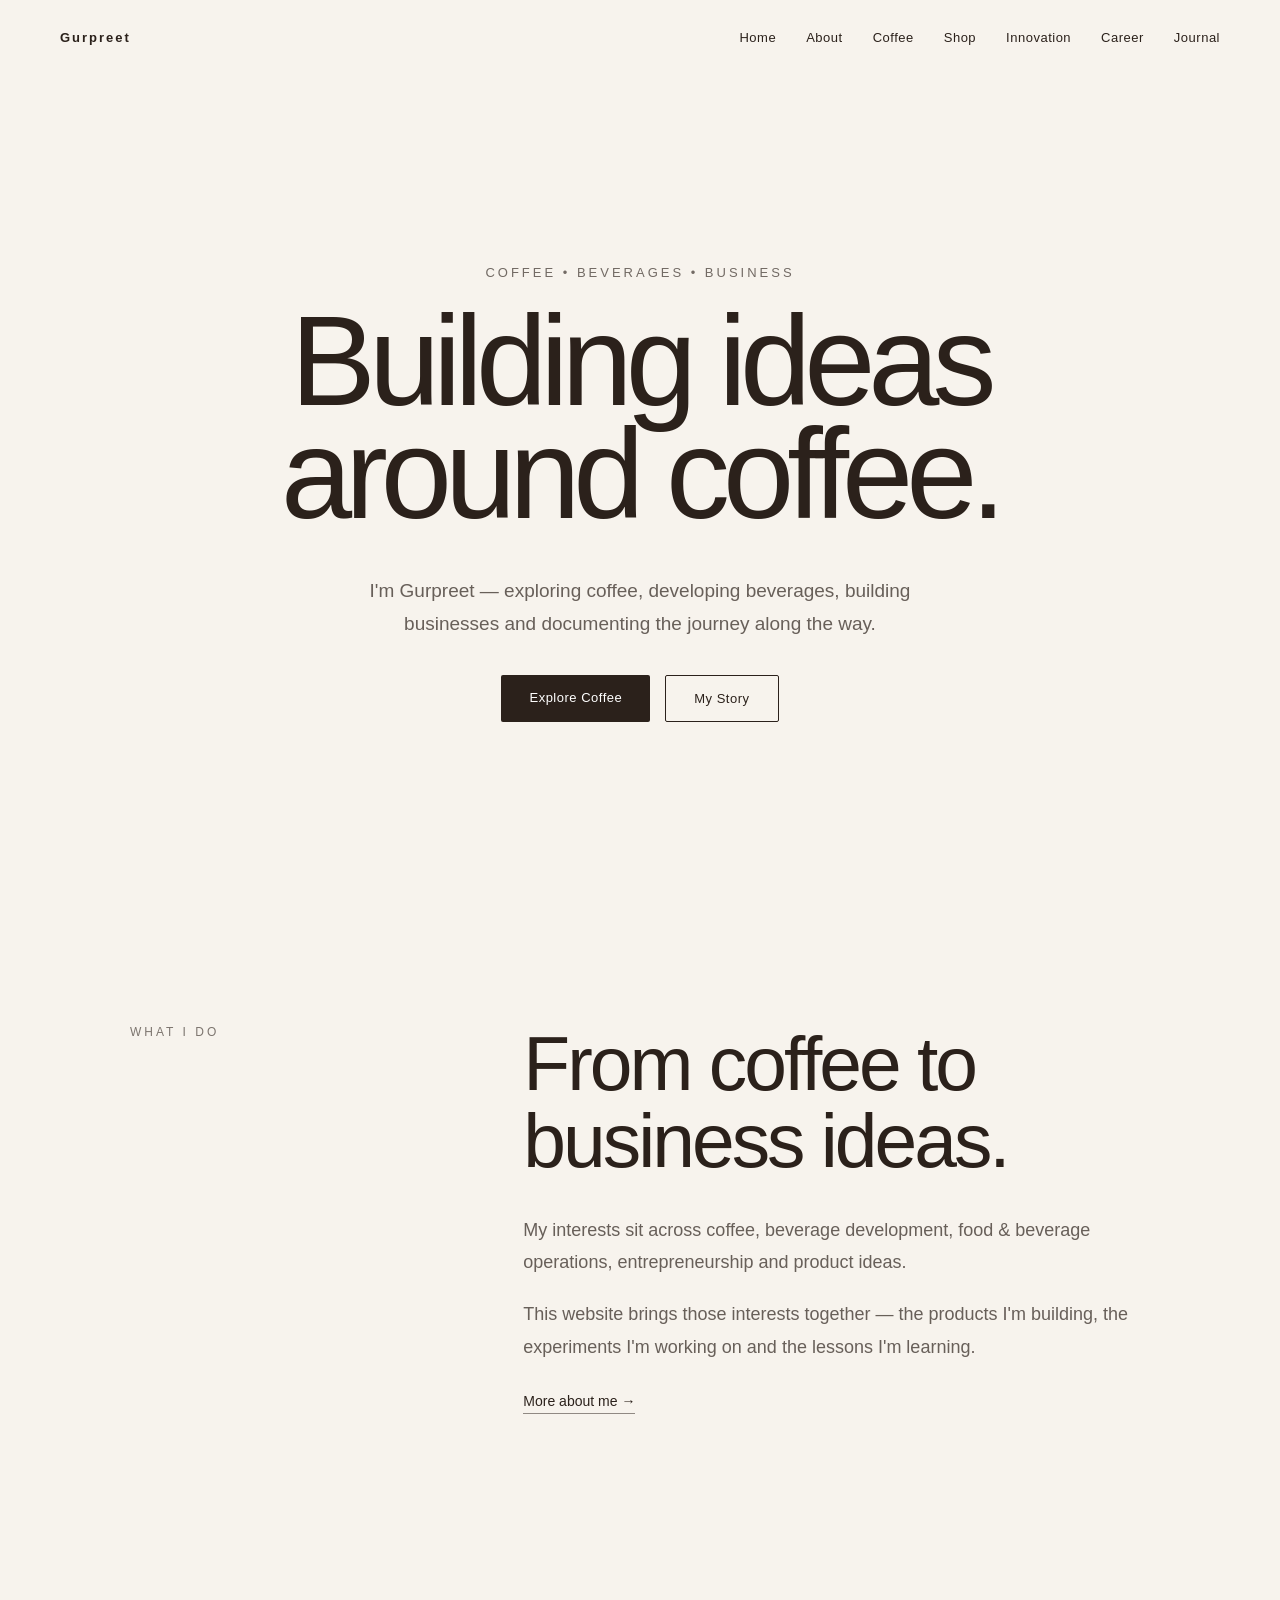
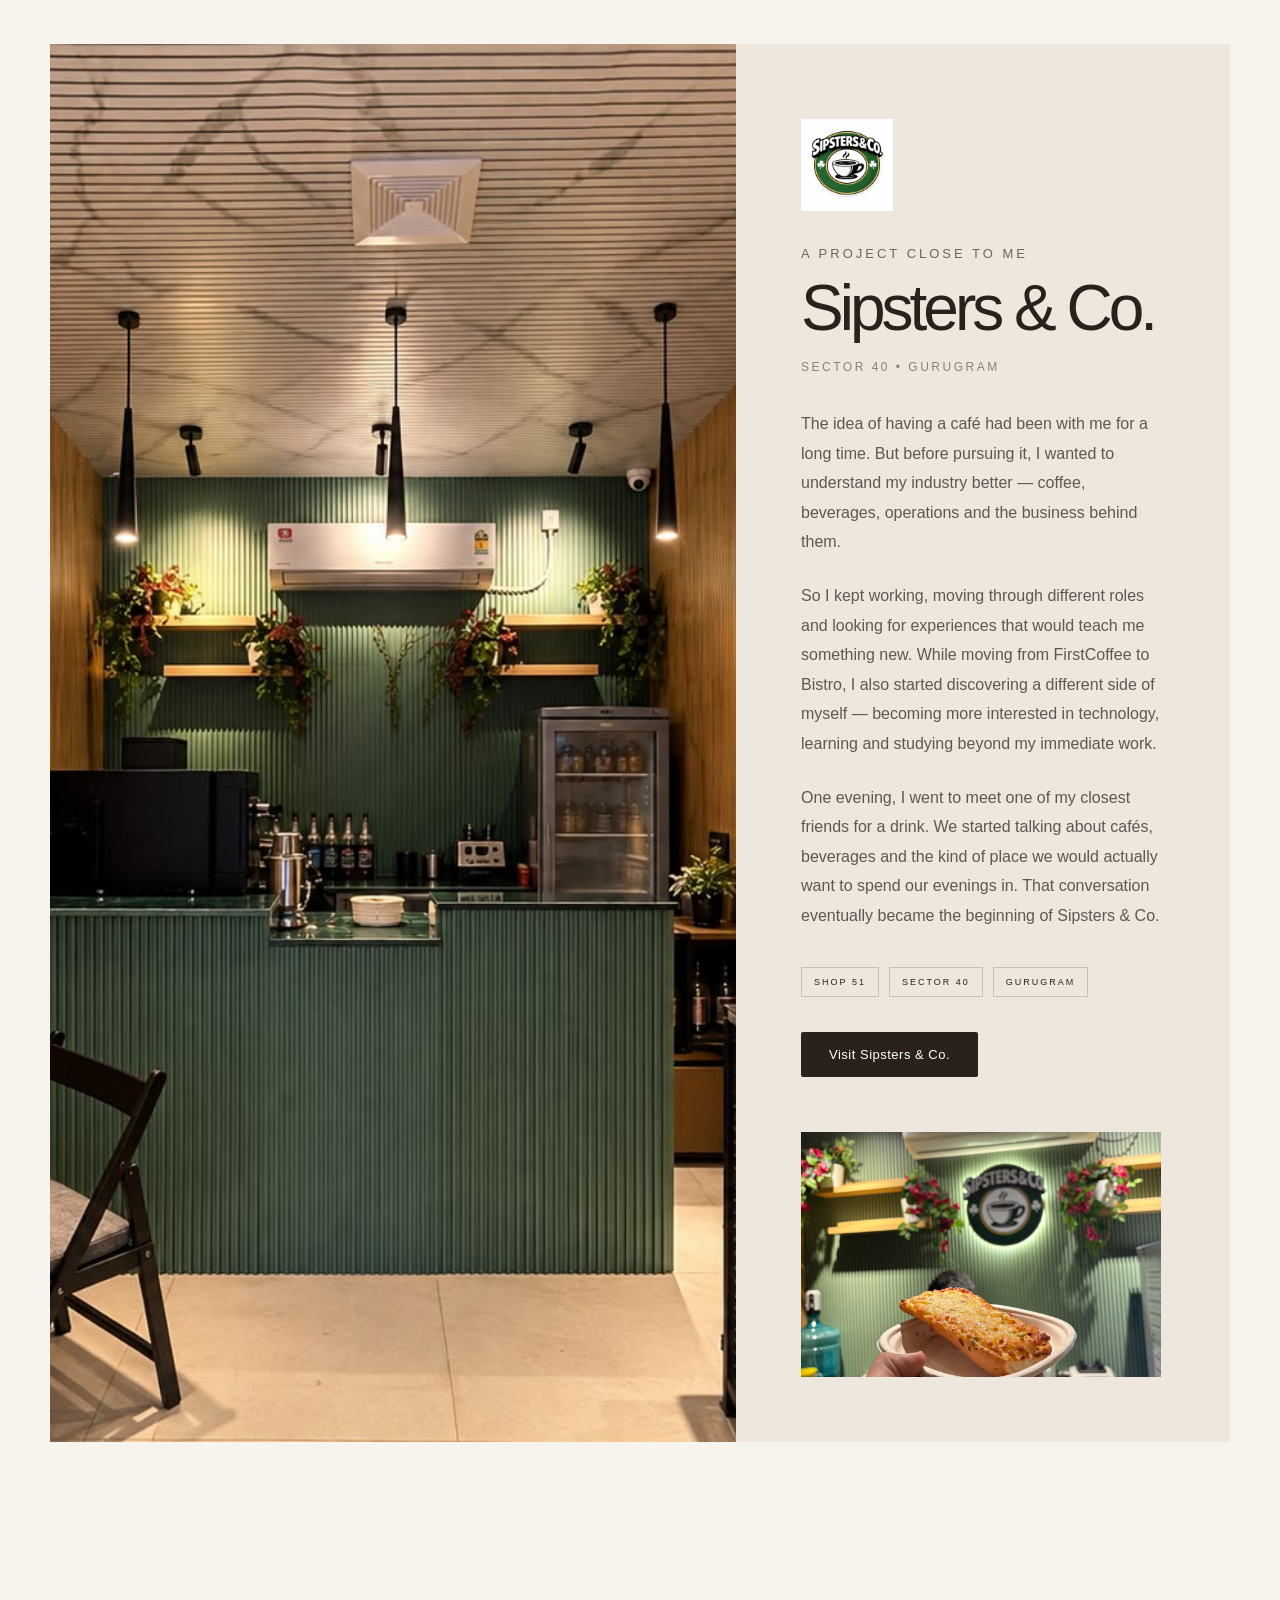
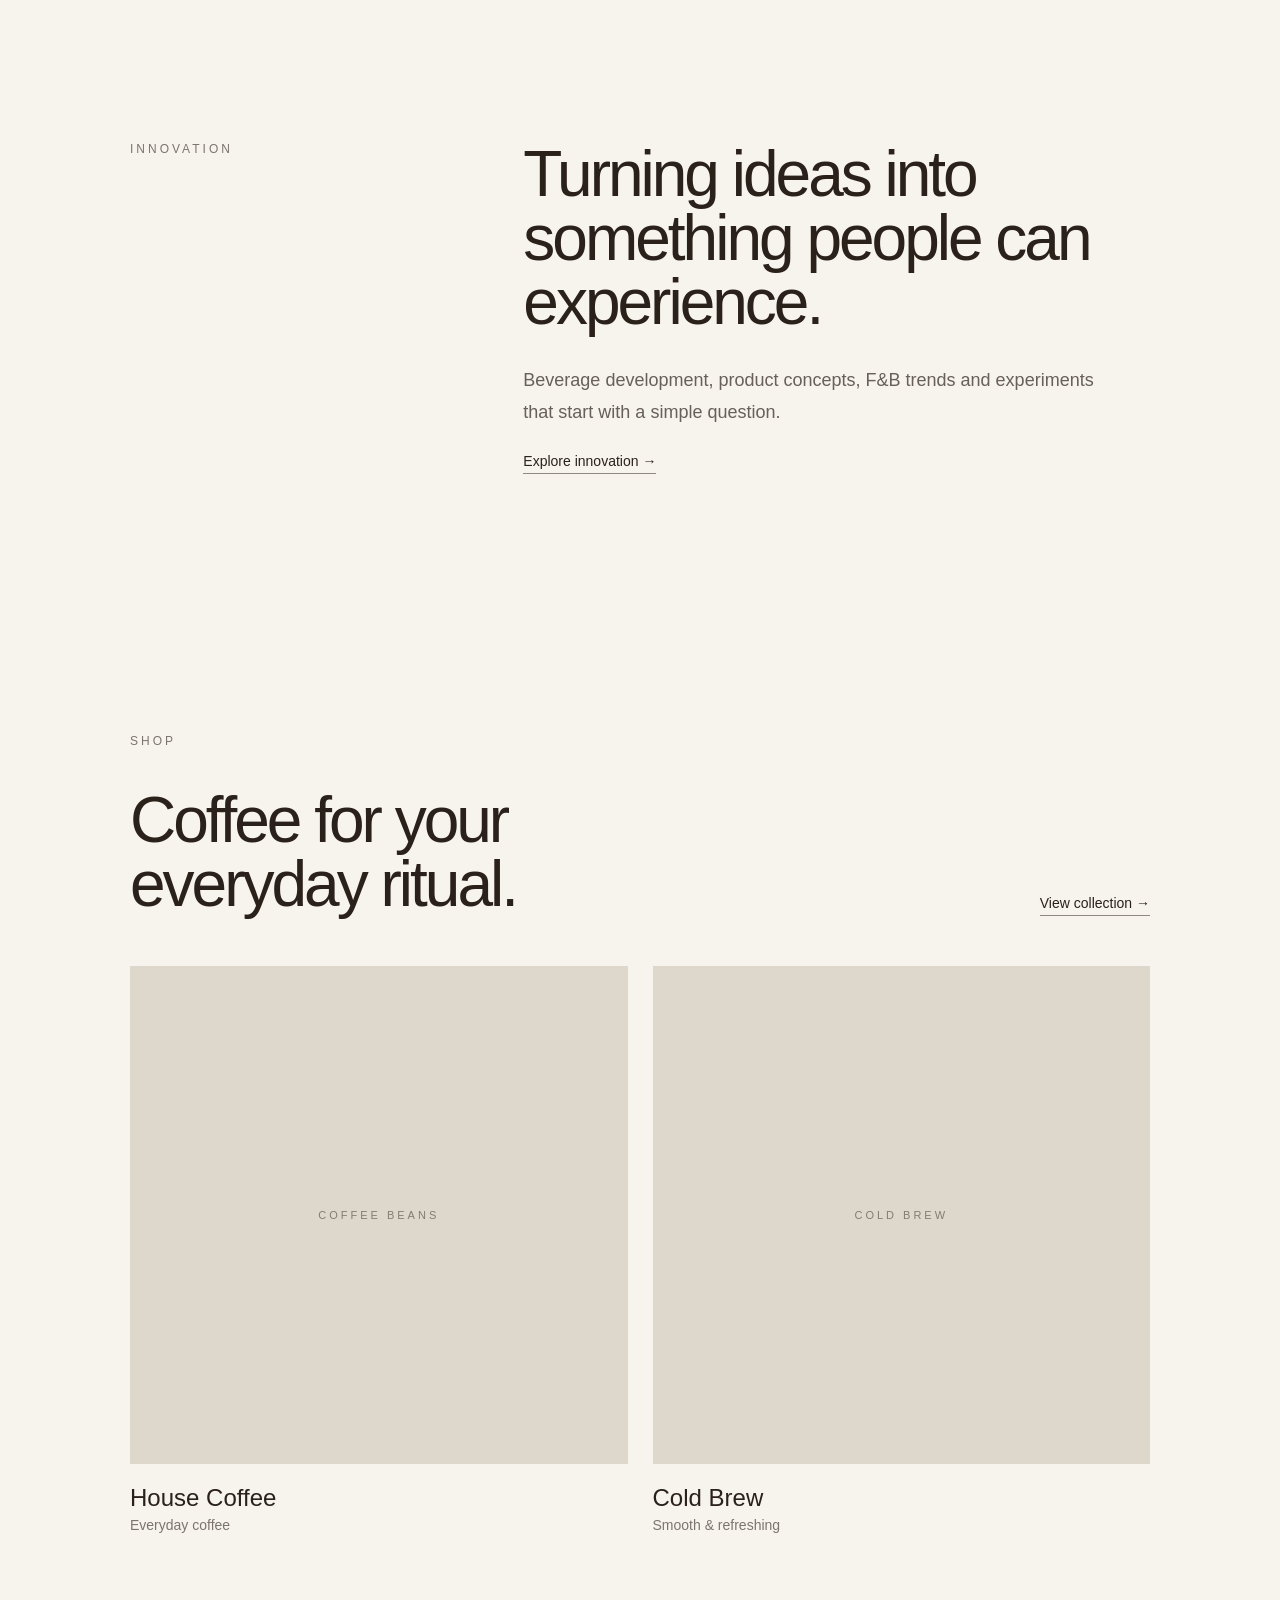
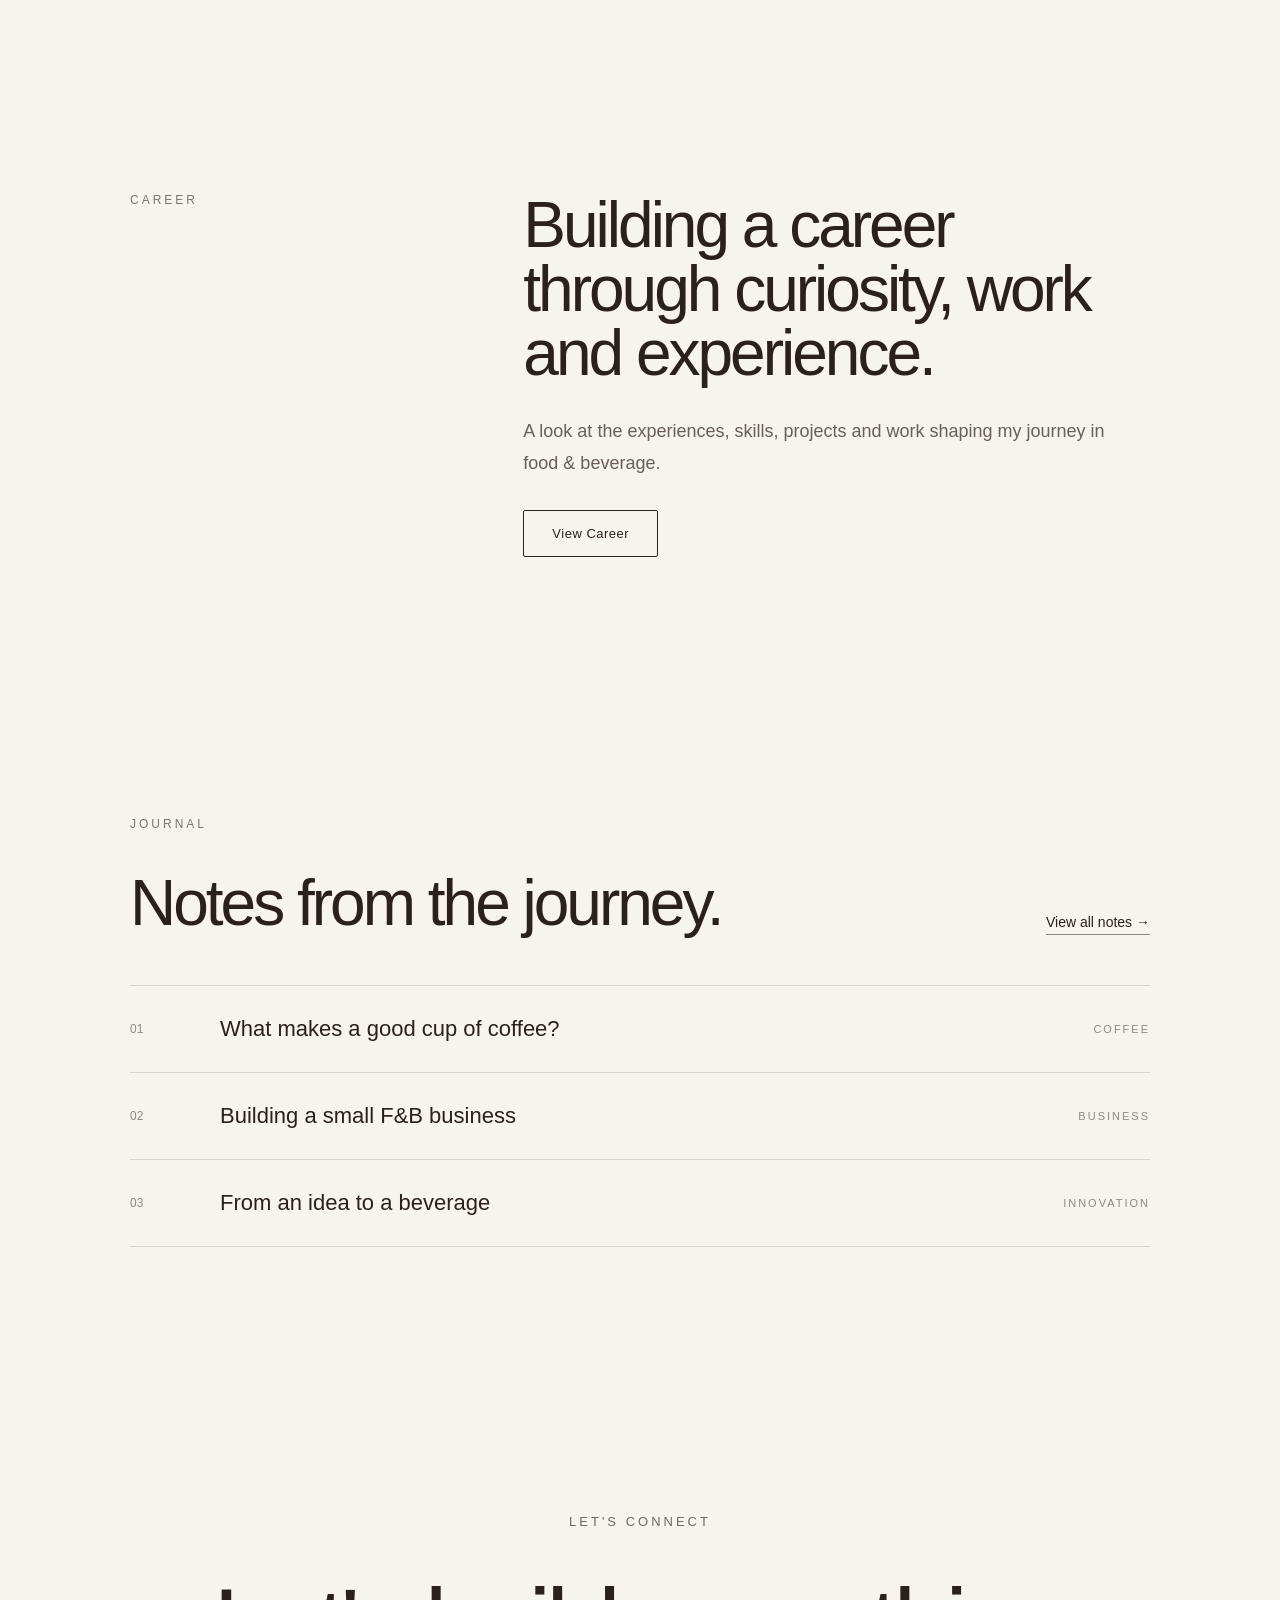
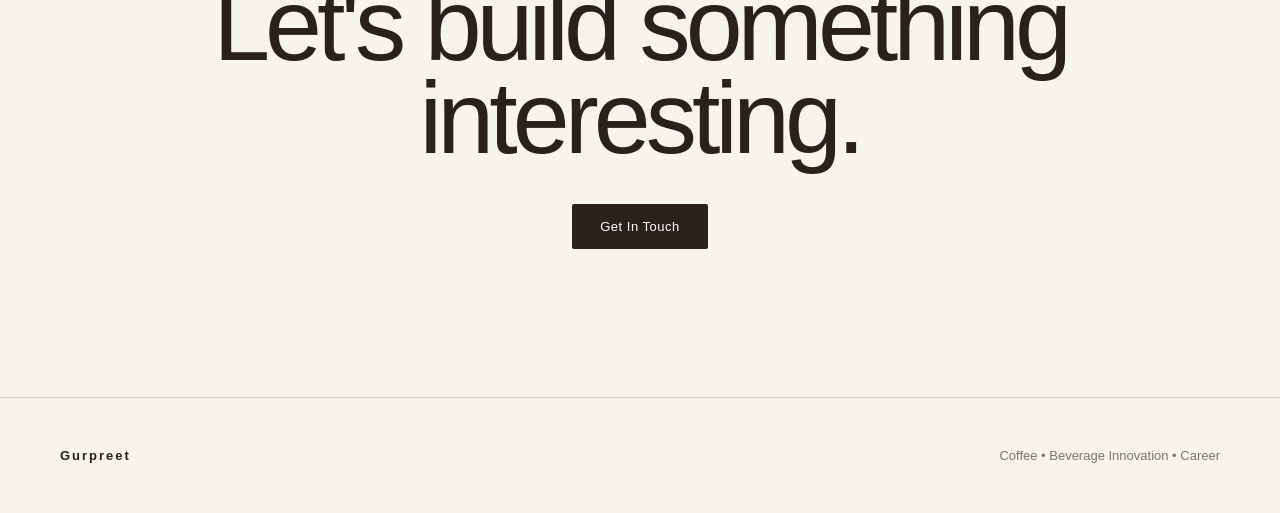
<file: index.html>
<!DOCTYPE html>
<html lang="en">

<head>

    <meta charset="UTF-8">

    <meta name="viewport" content="width=device-width, initial-scale=1.0">

    <title>Gurpreet | Coffee, Beverages & Ideas</title>

    <link rel="stylesheet" href="Css/Style.css">

</head>


<body>


    <!-- NAVIGATION -->

    <nav class="navbar">

        <div class="logo">
            Gurpreet
        </div>


        <div class="nav-links">

            <a href="index.html">Home</a>

            <a href="About.html">About</a>

            <a href="Coffee.html">Coffee</a>

            <a href="Shop.html">Shop</a>

            <a href="Innovation.html">Innovation</a>

            <a href="Career.html">Career</a>

            <a href="Journal.html">Journal</a>

        </div>
        <button class="menu-button" onclick="toggleMenu()">
            ☰
        </button>
    </nav>


    <!-- HERO -->

    <main>

        <section class="home-hero">

            <p class="eyebrow">
                COFFEE • BEVERAGES • BUSINESS
            </p>


            <h1>
                Building ideas<br>
                around coffee.
            </h1>


            <p class="home-hero-text">
                I'm Gurpreet — exploring coffee, developing
                beverages, building businesses and documenting
                the journey along the way.
            </p>


            <div class="hero-buttons">

                <a href="Shop.html" class="button">
                    Explore Coffee
                </a>

                <a href="About.html" class="button secondary">
                    My Story
                </a>

            </div>

        </section>


        <!-- INTRO -->

        <section class="home-intro">

            <div class="section-label">
                WHAT I DO
            </div>


            <div class="home-intro-content">

                <h2>
                    From coffee to
                    business ideas.
                </h2>


                <p>
                    My interests sit across coffee, beverage
                    development, food & beverage operations,
                    entrepreneurship and product ideas.
                </p>


                <p>
                    This website brings those interests together —
                    the products I'm building, the experiments
                    I'm working on and the lessons I'm learning.
                </p>


                <a href="About.html" class="text-link">
                    More about me →
                </a>

            </div>

        </section>


        <!-- SIPSTERS & CO. -->

        <section class="home-business">

            <!-- MAIN CAFE IMAGE -->
            <div class="business-image">
                <img src="Images\sipsters-interior.jpeg.jpeg" alt="Sipsters & Co. café interior">
            </div>


            <!-- STORY / CONTENT -->
            <div class="business-content">

                <!-- BRAND LOGO -->
                <img src="Images\sipsters-logo.jpg.jpeg" alt="Sipsters & Co. logo" class="business-logo">


                <p class="eyebrow">
                    A PROJECT CLOSE TO ME
                </p>


                <h2>
                    Sipsters & Co.
                </h2>


                <p class="business-location">
                    Sector 40 • Gurugram
                </p>


                <p>
                    The idea of having a café had been with me for a long time.
                    But before pursuing it, I wanted to understand my industry
                    better — coffee, beverages, operations and the business behind them.
                </p>


                <p>
                    So I kept working, moving through different roles and looking
                    for experiences that would teach me something new. While moving
                    from FirstCoffee to Bistro, I also started discovering a different
                    side of myself — becoming more interested in technology, learning
                    and studying beyond my immediate work.
                </p>


                <p>
                    One evening, I went to meet one of my closest friends for a drink.
                    We started talking about cafés, beverages and the kind of place
                    we would actually want to spend our evenings in. That conversation
                    eventually became the beginning of Sipsters & Co.
                </p>


                <!-- LOCATION DETAILS -->
                <div class="business-details">

                    <span>SHOP 51</span>

                    <span>SECTOR 40</span>

                    <span>GURUGRAM</span>

                </div>


                <!-- VISIT BUTTON -->
                <a href="https://share.google/djv92hLieMcYLXfMO" class="button" target="_blank"
                    rel="noopener noreferrer">
                    Visit Sipsters & Co.
                </a>


                <!-- FOOD DETAIL IMAGE -->
                <div class="business-food-image">

                    <img src="Images\sipsters-food.jpeg.jpeg" alt="Food served at Sipsters & Co.">

                </div>

            </div>

        </section>

        <!-- INNOVATION -->

        <section class="home-innovation">

            <div class="section-label">
                INNOVATION
            </div>


            <div class="home-innovation-content">

                <h2>
                    Turning ideas into
                    something people
                    can experience.
                </h2>


                <p>
                    Beverage development, product concepts,
                    F&B trends and experiments that start
                    with a simple question.
                </p>


                <a href="Innovation.html" class="text-link">
                    Explore innovation →
                </a>

            </div>

        </section>


        <!-- SHOP -->

        <section class="home-shop">

            <div class="section-label">
                SHOP
            </div>


            <div class="home-shop-header">

                <h2>
                    Coffee for your
                    everyday ritual.
                </h2>

                <a href="Shop.html" class="text-link">
                    View collection →
                </a>

            </div>


            <div class="home-product-grid">


                <a href="Shop.html" class="home-product">

                    <div class="home-product-image">

                        <span>
                            COFFEE BEANS
                        </span>

                    </div>

                    <h3>
                        House Coffee
                    </h3>

                    <p>
                        Everyday coffee
                    </p>

                </a>


                <a href="Shop.html" class="home-product">

                    <div class="home-product-image">

                        <span>
                            COLD BREW
                        </span>

                    </div>

                    <h3>
                        Cold Brew
                    </h3>

                    <p>
                        Smooth & refreshing
                    </p>

                </a>


            </div>

        </section>


        <!-- CAREER -->

        <section class="home-career">

            <div class="section-label">
                CAREER
            </div>


            <div class="home-career-content">

                <h2>
                    Building a career
                    through curiosity,
                    work and experience.
                </h2>


                <p>
                    A look at the experiences, skills,
                    projects and work shaping my journey
                    in food & beverage.
                </p>


                <a href="Career.html" class="button secondary">
                    View Career
                </a>

            </div>

        </section>


        <!-- JOURNAL -->

        <section class="home-journal">

            <div class="section-label">
                JOURNAL
            </div>


            <div class="home-journal-header">

                <h2>
                    Notes from the journey.
                </h2>

                <a href="Journal.html" class="text-link">
                    View all notes →
                </a>

            </div>


            <div class="home-journal-list">


                <a href="Journal.html" class="home-journal-item">

                    <span>
                        01
                    </span>

                    <h3>
                        What makes a good cup of coffee?
                    </h3>

                    <p>
                        COFFEE
                    </p>

                </a>


                <a href="Journal.html" class="home-journal-item">

                    <span>
                        02
                    </span>

                    <h3>
                        Building a small F&B business
                    </h3>

                    <p>
                        BUSINESS
                    </p>

                </a>


                <a href="Journal.html" class="home-journal-item">

                    <span>
                        03
                    </span>

                    <h3>
                        From an idea to a beverage
                    </h3>

                    <p>
                        INNOVATION
                    </p>

                </a>


            </div>

        </section>


        <!-- FINAL CTA -->

        <section class="home-final">

            <p class="eyebrow">
                LET'S CONNECT
            </p>


            <h2>
                Let's build
                something interesting.
            </h2>


            <a href="Career.html" class="button">
                Get In Touch
            </a>

        </section>


    </main>


    <!-- FOOTER -->

    <footer>

        <div class="logo">
            Gurpreet
        </div>

        <p>
            Coffee • Beverage Innovation • Career
        </p>

    </footer>
    <script src="Js/Script.js"></script>
</body>

</html>
</file>
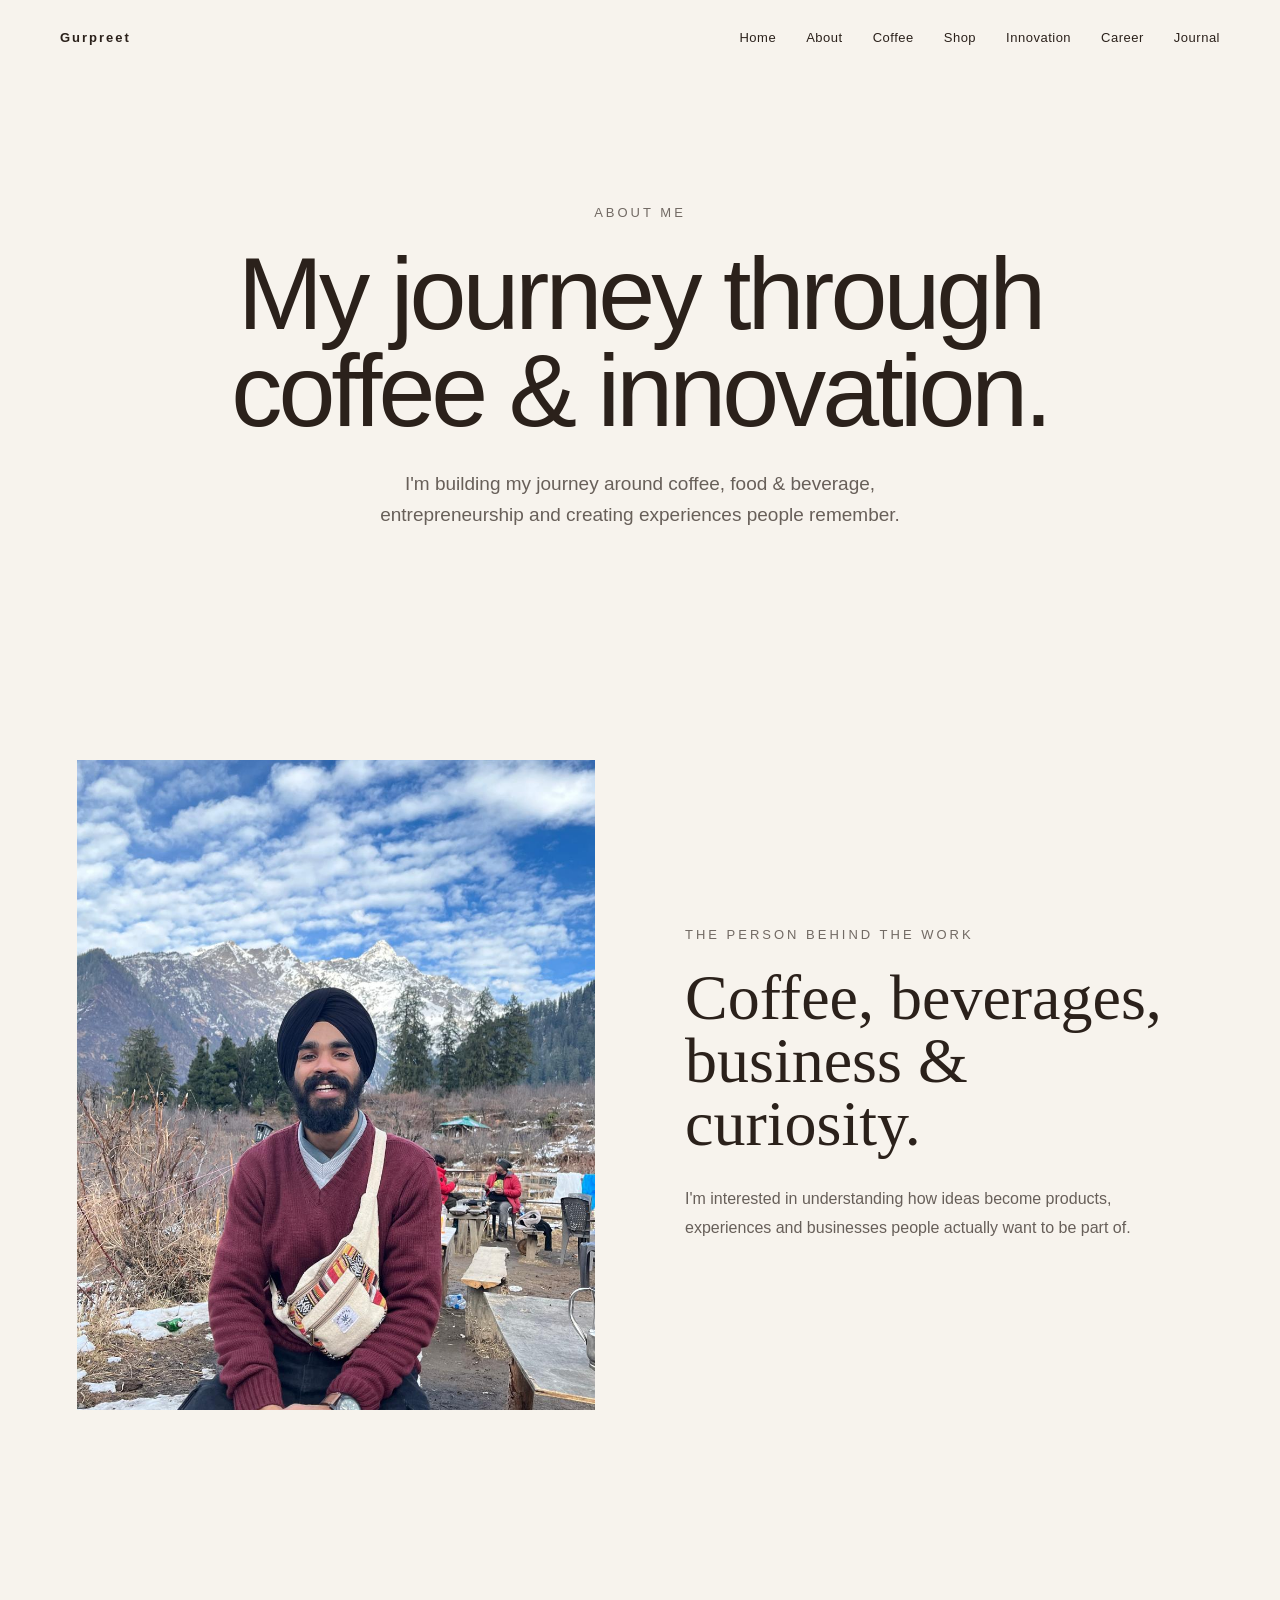
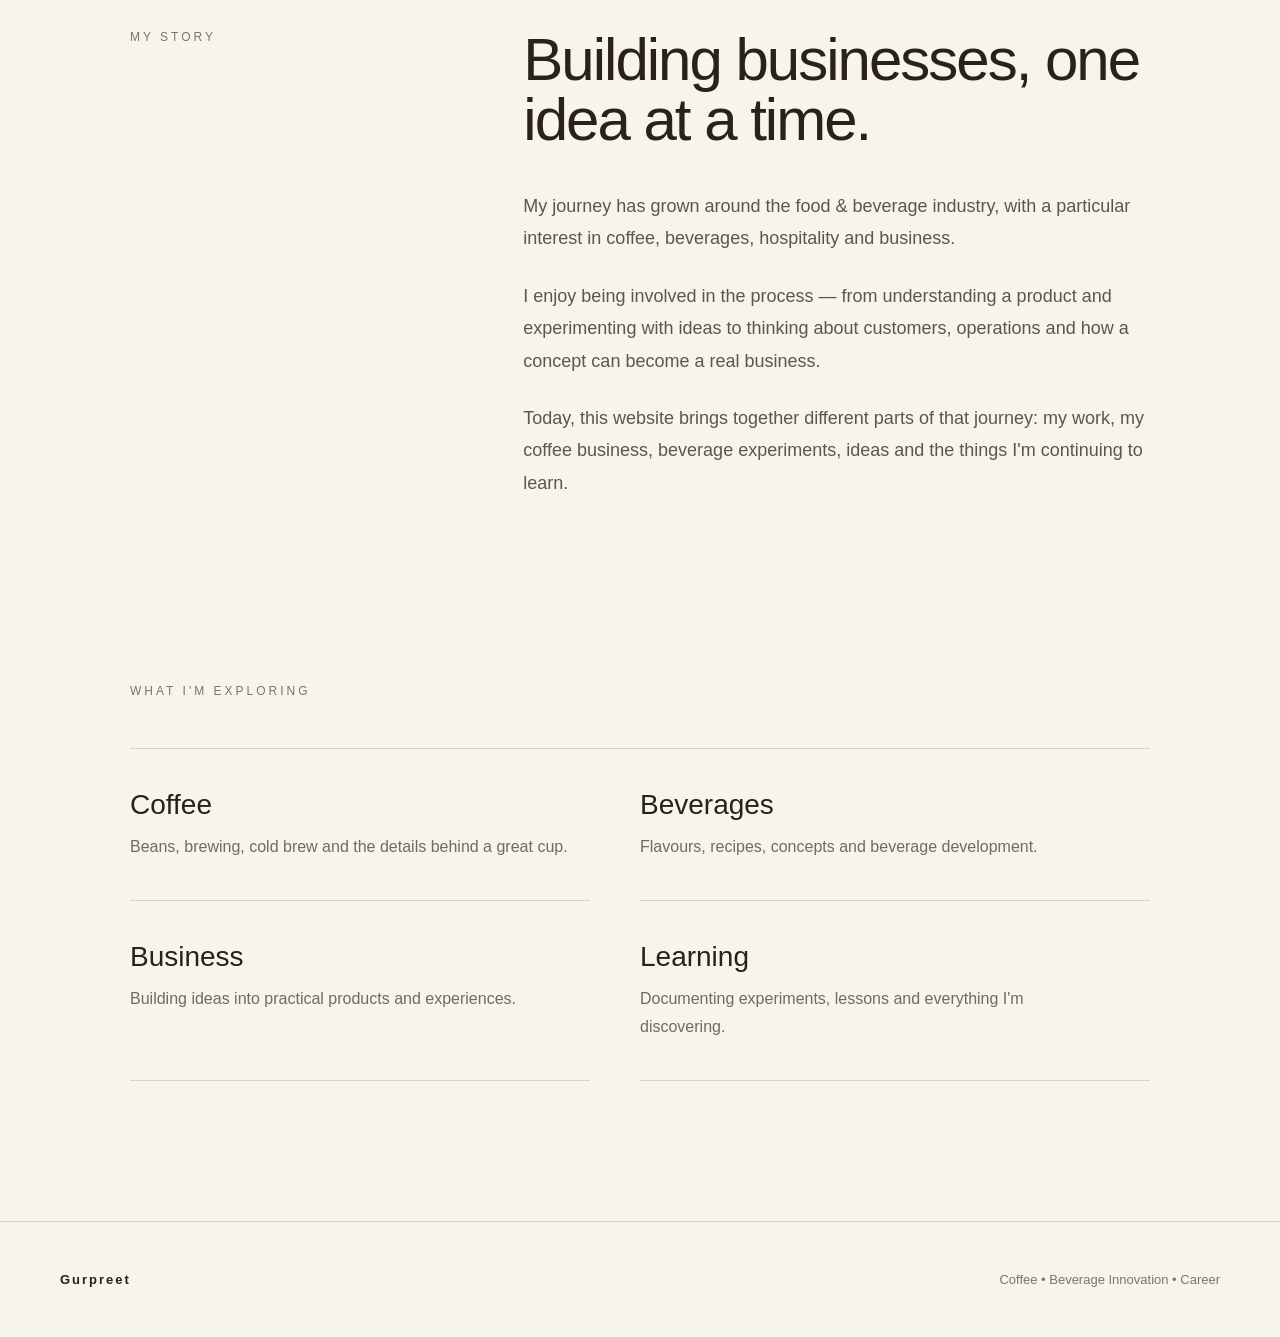
<file: About.html>
<!DOCTYPE html>
<html lang="en">

<head>

    <meta charset="UTF-8">

    <meta name="viewport" content="width=device-width, initial-scale=1.0">

    <title>About | Gurpreet</title>

    <link rel="stylesheet" href="Css/Style.css">

</head>


<body>


    <!-- NAVIGATION -->

    <nav class="navbar">

        <div class="logo">
            Gurpreet
        </div>


        <div class="nav-links">

            <a href="index.html">Home</a>
            <a href="About.html">About</a>
            <a href="Coffee.html">Coffee</a>
            <a href="Shop.html">Shop</a>
            <a href="Innovation.html">Innovation</a>
            <a href="Career.html">Career</a>
            <a href="Journal.html">Journal</a>
        </div>
        <button class="menu-button" onclick="toggleMenu()">
            ☰
        </button>
    </nav>


    <!-- ABOUT HERO -->

    <main>

        <section class="page-hero">

            <p class="eyebrow">
                ABOUT ME
            </p>

            <h1>
                My journey through<br>
                coffee & innovation.
            </h1>

            <p class="page-intro">
                I'm building my journey around coffee,
                food & beverage, entrepreneurship and
                creating experiences people remember.
            </p>

        </section>
        </section>


        <!-- ABOUT PORTRAIT -->

        <section class="about-portrait">

            <div class="about-portrait-image">
                <img src="Images\about-portrait.jpeg" alt="Gurpreet">
            </div>

            <div class="about-portrait-text">

                <p class="eyebrow">
                    THE PERSON BEHIND THE WORK
                </p>

                <h2>
                    Coffee, beverages,
                    business & curiosity.
                </h2>

                <p>
                    I'm interested in understanding how ideas become
                    products, experiences and businesses people actually
                    want to be part of.
                </p>

            </div>

        </section>



        <!-- MY STORY -->

        <section class="about-content">

            <div class="section-label">
                MY STORY
            </div>


            <div class="story">

                <h2>
                    Building businesses,
                    one idea at a time.
                </h2>

                <p>
                    My journey has grown around the food & beverage
                    industry, with a particular interest in coffee,
                    beverages, hospitality and business.
                </p>


                <p>
                    I enjoy being involved in the process — from
                    understanding a product and experimenting with
                    ideas to thinking about customers, operations
                    and how a concept can become a real business.
                </p>

                <p>
                    Today, this website brings together different
                    parts of that journey: my work, my coffee business,
                    beverage experiments, ideas and the things I'm
                    continuing to learn.
                </p>

            </div>

        </section>
        <section class="about-focus">

            <div class="section-label">
                WHAT I'M EXPLORING
            </div>

            <div class="focus-grid">

                <div class="focus-item">
                    <h3>Coffee</h3>
                    <p>
                        Beans, brewing, cold brew and the
                        details behind a great cup.
                    </p>
                </div>

                <div class="focus-item">
                    <h3>Beverages</h3>
                    <p>
                        Flavours, recipes, concepts and
                        beverage development.
                    </p>
                </div>

                <div class="focus-item">
                    <h3>Business</h3>
                    <p>
                        Building ideas into practical
                        products and experiences.
                    </p>
                </div>

                <div class="focus-item">
                    <h3>Learning</h3>
                    <p>
                        Documenting experiments, lessons
                        and everything I'm discovering.
                    </p>
                </div>

            </div>

        </section>

    </main>


    <!-- FOOTER -->

    <footer>

        <div class="logo">
            Gurpreet
        </div>

        <p>
            Coffee • Beverage Innovation • Career
        </p>

    </footer>
    <script src="Js/Script.js"></script>

</body>

</html>
</file>
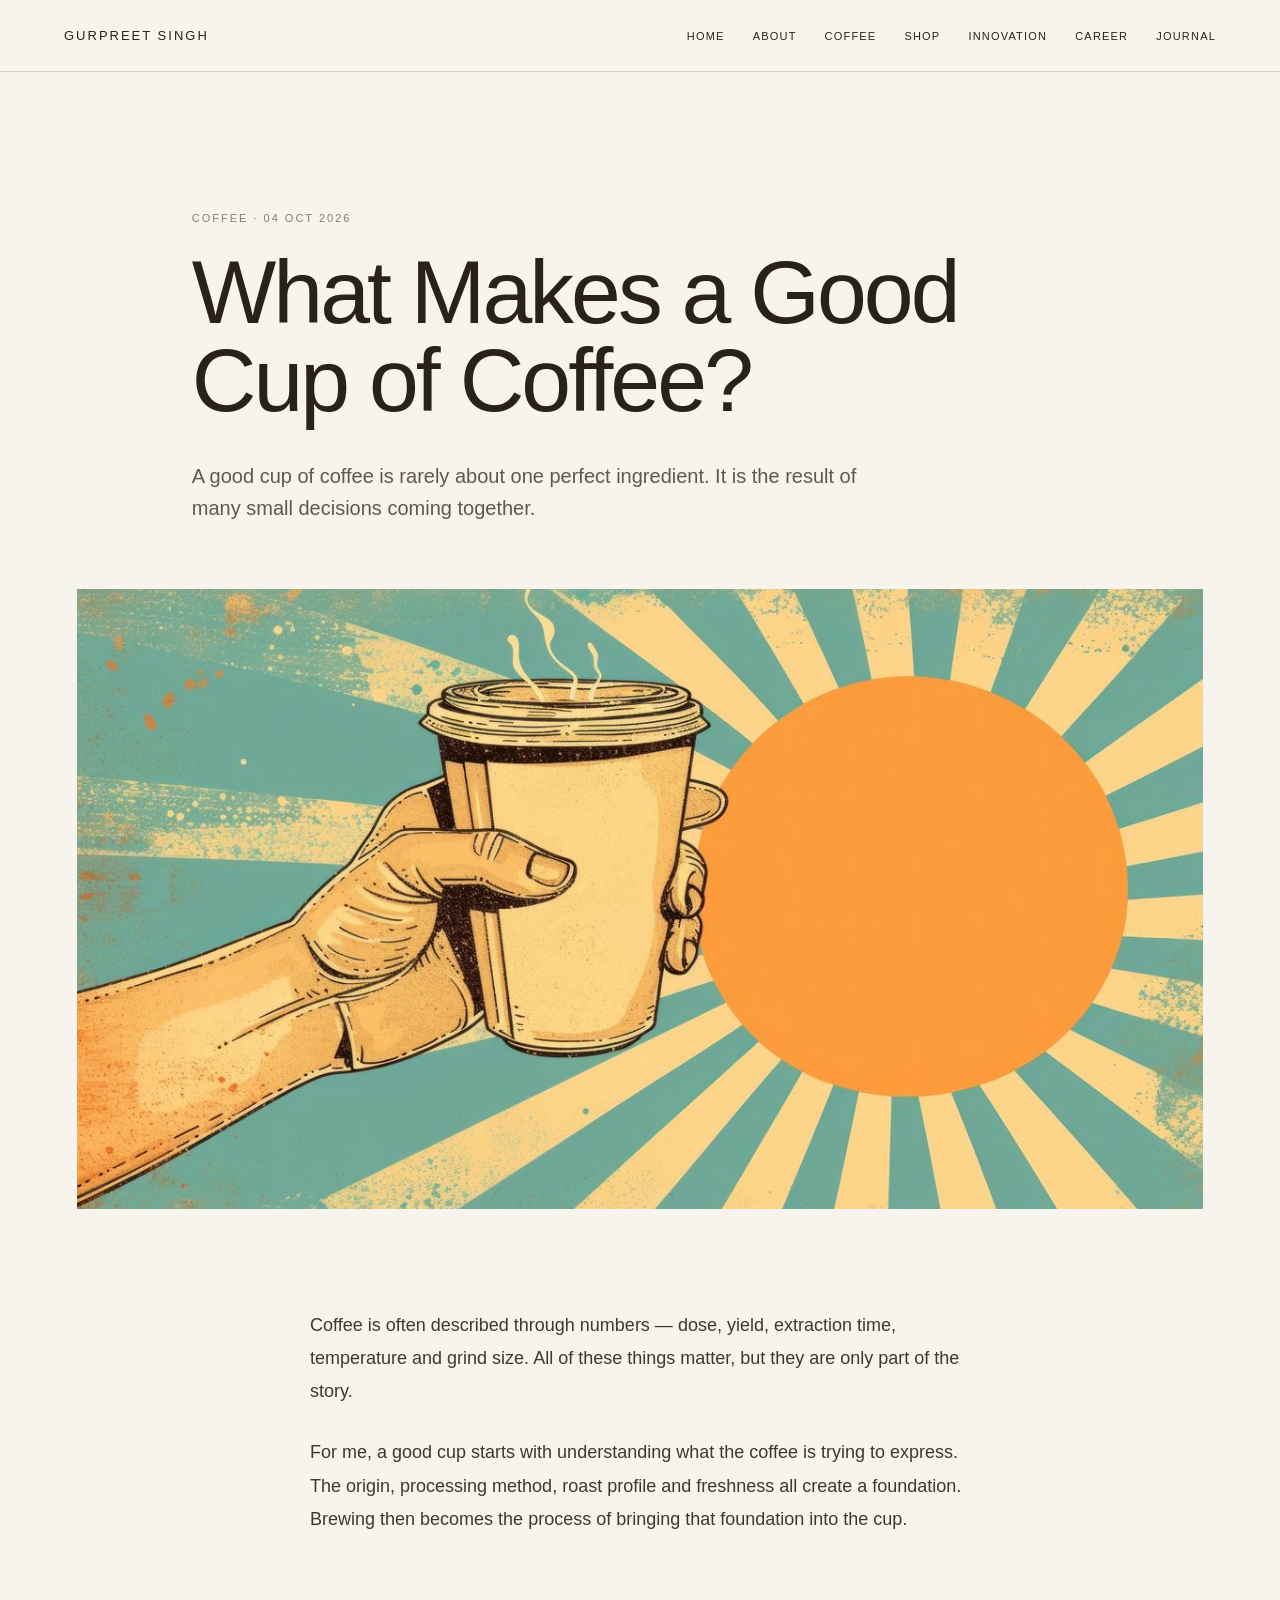
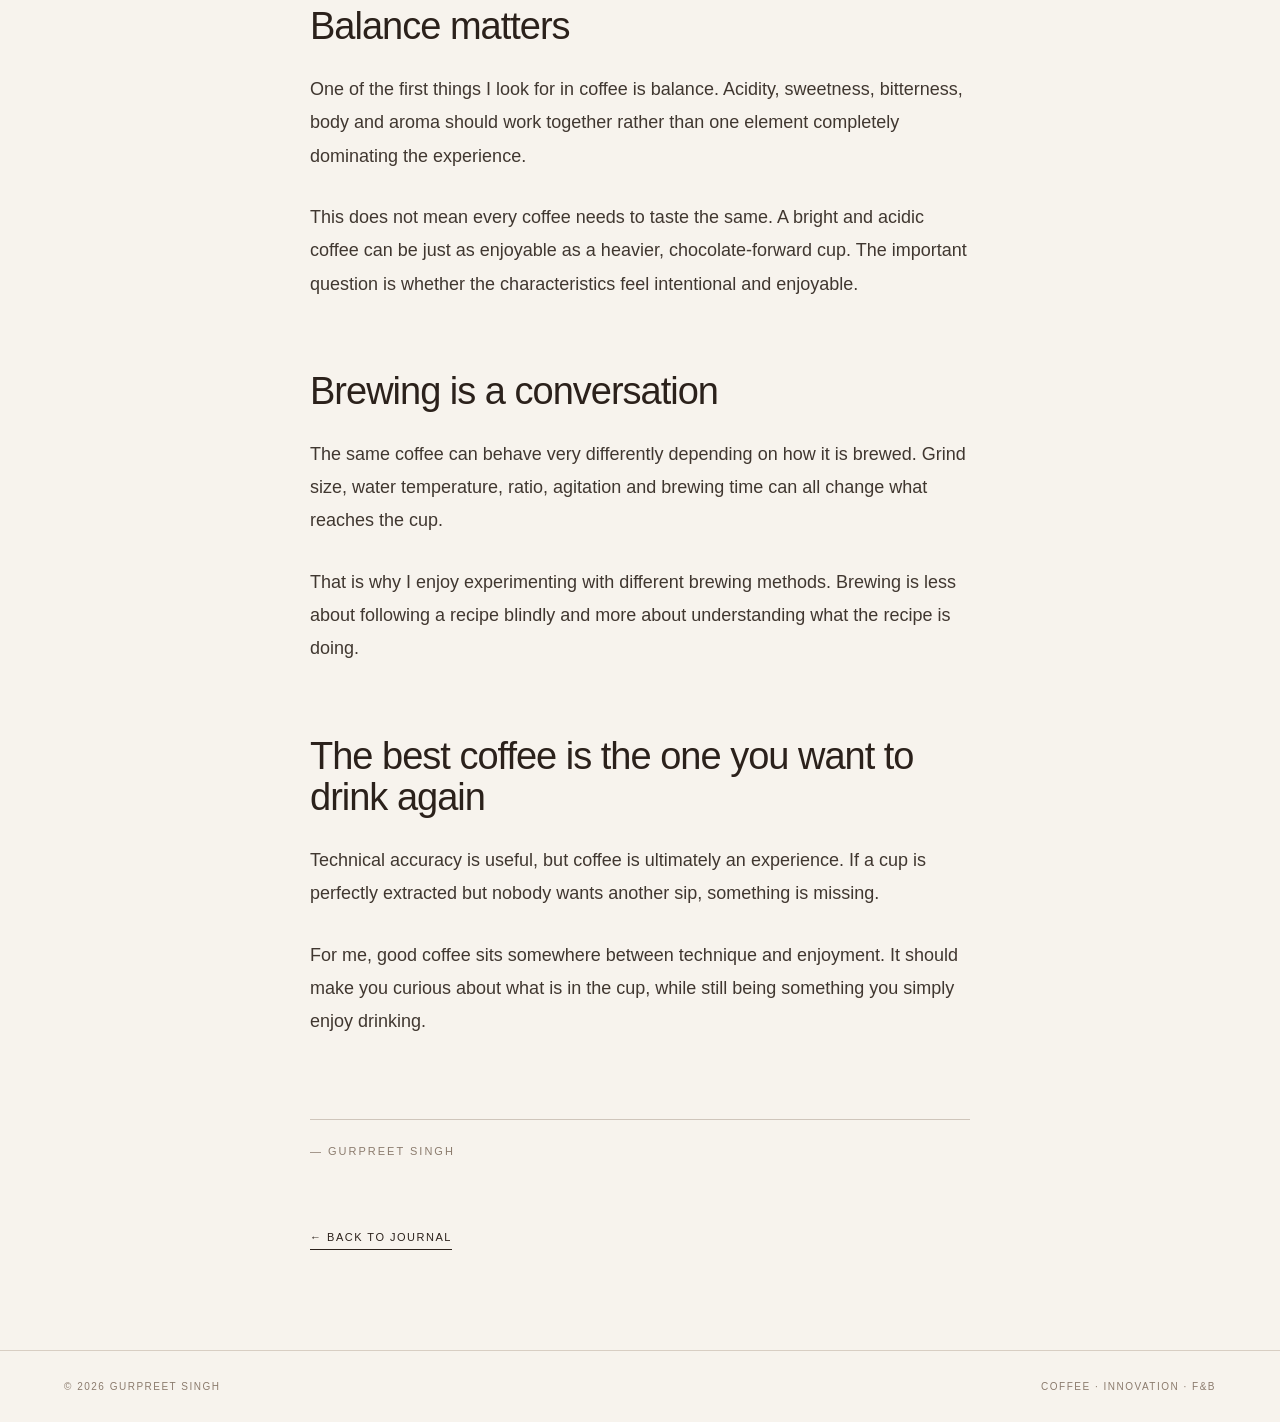
<file: Article-01.html>
<!DOCTYPE html>
<html lang="en">

<head>

    <meta charset="UTF-8">
    <meta name="viewport" content="width=device-width, initial-scale=1.0">

    <title>What Makes a Good Cup of Coffee? | Gurpreet Singh</title>
    <link rel="stylesheet" href="Css/Article.css">
</head>

<body>

    <!-- NAVIGATION -->

    <header class="site-header">

        <div class="logo">
            GURPREET SINGH
        </div>

        <nav class="main-nav">

            <a href="index.html">Home</a>
            <a href="About.html">About</a>
            <a href="Coffee.html">Coffee</a>
            <a href="Shop.html">Shop</a>
            <a href="Innovation.html">Innovation</a>
            <a href="Career.html">Career</a>
            <a href="Journal.html">Journal</a>

        </nav>

    </header>


    <!-- ARTICLE HERO -->

    <main class="article-page">

        <section class="article-hero">

            <p class="article-category">
                COFFEE · 04 OCT 2026
            </p>

            <h1>
                What Makes a Good Cup of Coffee?
            </h1>

            <p class="article-intro">
                A good cup of coffee is rarely about one perfect ingredient.
                It is the result of many small decisions coming together.
            </p>

        </section>


        <!-- ARTICLE IMAGE -->

        <section class="article-image">

            <img src="Images/journal-coffee.jpg" alt="Coffee brewing">

        </section>


        <!-- ARTICLE CONTENT -->

        <section class="article-content">

            <p>
                Coffee is often described through numbers — dose, yield,
                extraction time, temperature and grind size. All of these
                things matter, but they are only part of the story.
            </p>

            <p>
                For me, a good cup starts with understanding what the coffee
                is trying to express. The origin, processing method, roast
                profile and freshness all create a foundation. Brewing then
                becomes the process of bringing that foundation into the cup.
            </p>

            <h2>
                Balance matters
            </h2>

            <p>
                One of the first things I look for in coffee is balance.
                Acidity, sweetness, bitterness, body and aroma should work
                together rather than one element completely dominating the
                experience.
            </p>

            <p>
                This does not mean every coffee needs to taste the same.
                A bright and acidic coffee can be just as enjoyable as a
                heavier, chocolate-forward cup. The important question is
                whether the characteristics feel intentional and enjoyable.
            </p>

            <h2>
                Brewing is a conversation
            </h2>

            <p>
                The same coffee can behave very differently depending on how
                it is brewed. Grind size, water temperature, ratio, agitation
                and brewing time can all change what reaches the cup.
            </p>

            <p>
                That is why I enjoy experimenting with different brewing
                methods. Brewing is less about following a recipe blindly
                and more about understanding what the recipe is doing.
            </p>

            <h2>
                The best coffee is the one you want to drink again
            </h2>

            <p>
                Technical accuracy is useful, but coffee is ultimately an
                experience. If a cup is perfectly extracted but nobody wants
                another sip, something is missing.
            </p>

            <p>
                For me, good coffee sits somewhere between technique and
                enjoyment. It should make you curious about what is in the
                cup, while still being something you simply enjoy drinking.
            </p>

            <div class="article-end">

                <span>
                    — GURPREET SINGH
                </span>

            </div>

        </section>
        <div class="article-back">
            <a href="Journal.html">← Back to Journal</a>
        </div>
    </main>


    <!-- FOOTER -->

    <footer class="site-footer">

        <div>
            © 2026 Gurpreet Singh
        </div>

        <div>
            Coffee · Innovation · F&B
        </div>

    </footer>

</body>

</html>
</file>
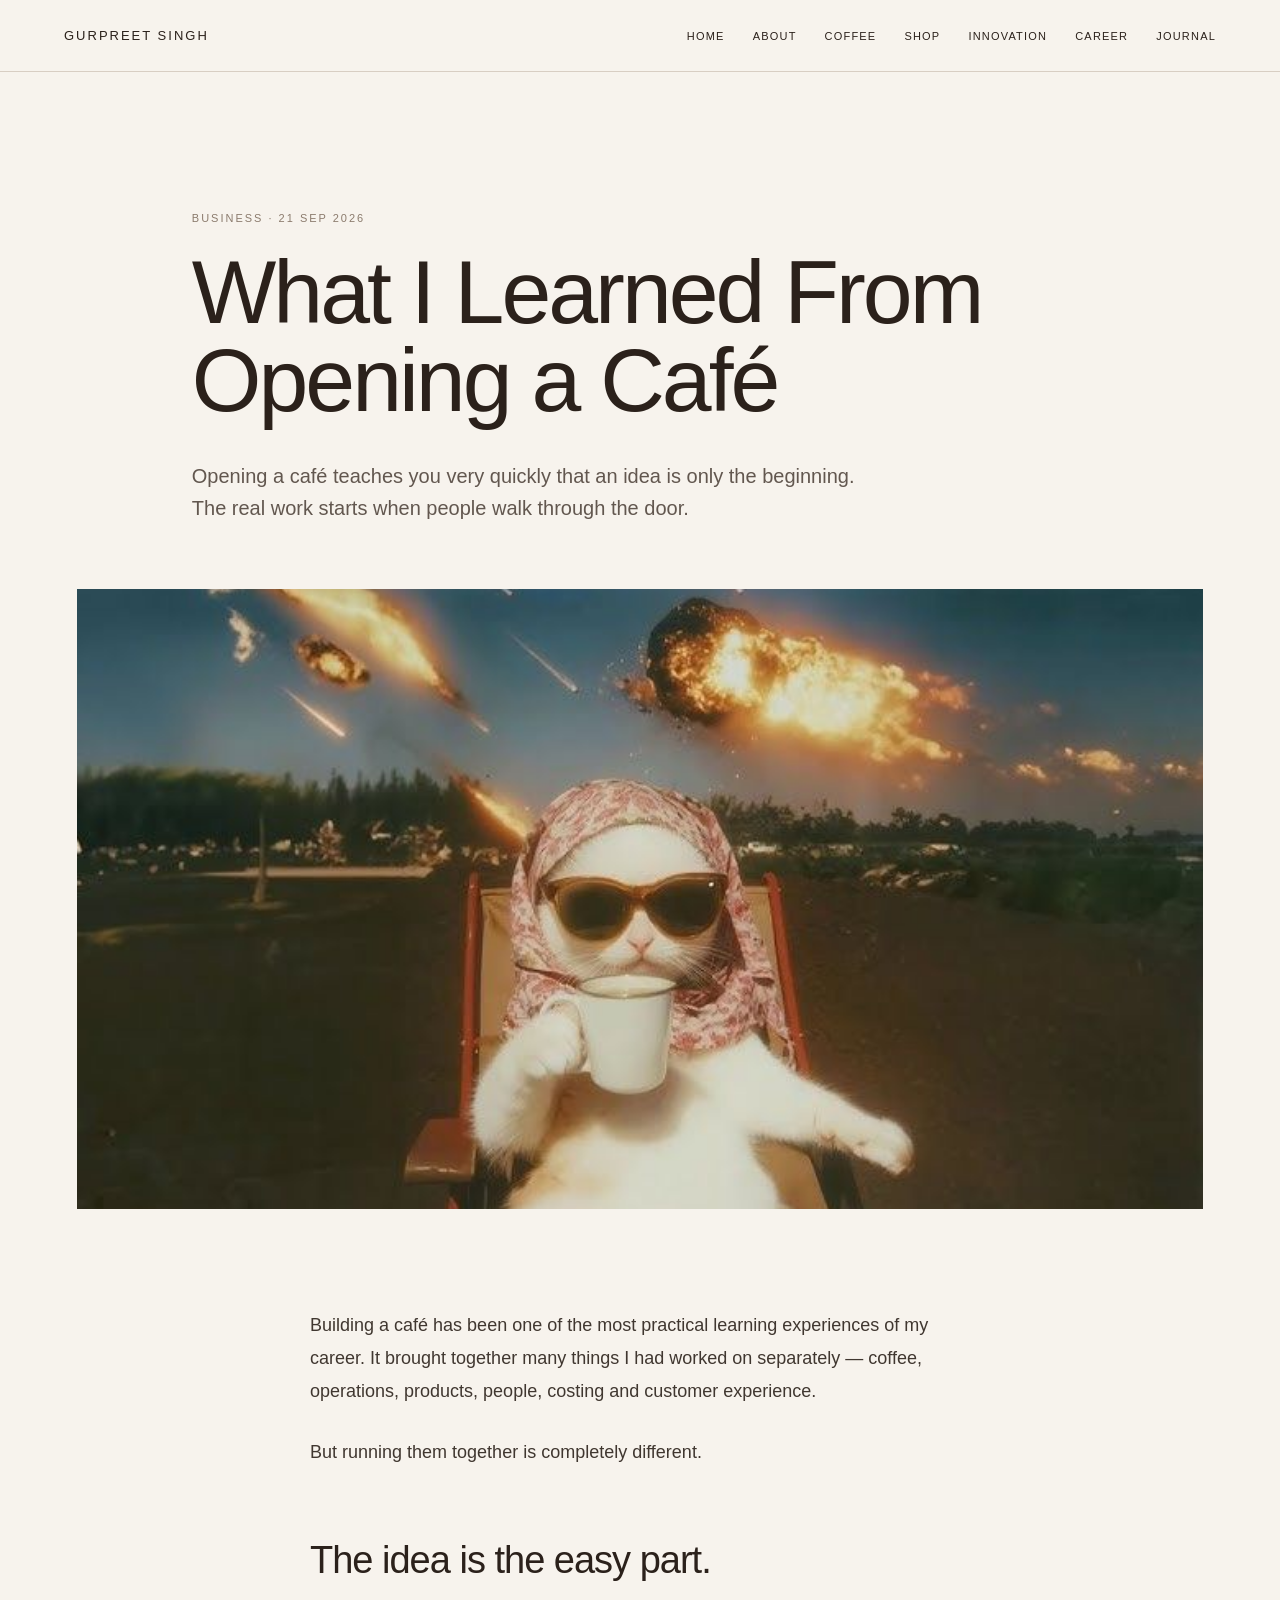
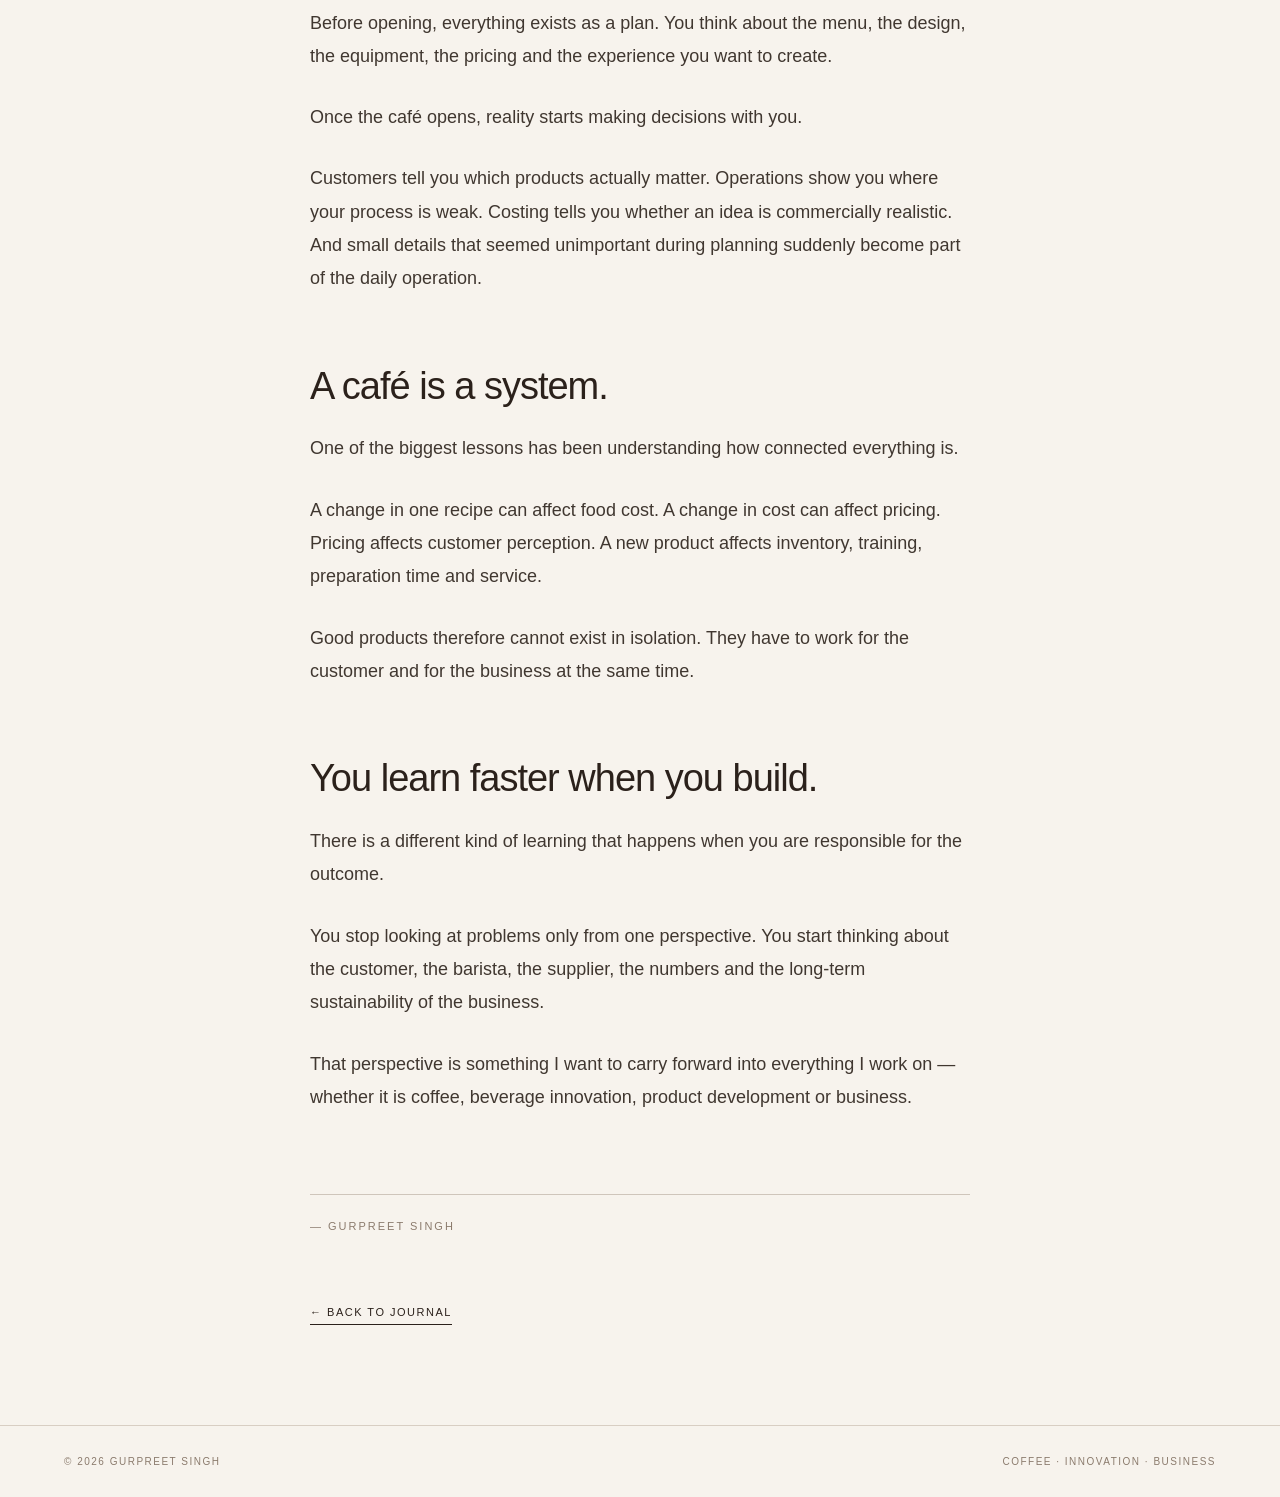
<file: Article-02.html>
<!DOCTYPE html>
<html lang="en">

<head>
    <meta charset="UTF-8">
    <meta name="viewport" content="width=device-width, initial-scale=1.0">
    <title>What I Learned From Opening a Café — Gurpreet Singh</title>
    <link rel="stylesheet" href="Css/Article.css">
</head>

<body>

    <header class="site-header">
        <div class="logo">GURPREET SINGH</div>

        <nav class="main-nav">
            <a href="index.html">Home</a>
            <a href="About.html">About</a>
            <a href="Coffee.html">Coffee</a>
            <a href="Shop.html">Shop</a>
            <a href="Innovation.html">Innovation</a>
            <a href="Career.html">Career</a>
            <a href="Journal.html">Journal</a>
        </nav>
    </header>

    <main class="article-page">

        <section class="article-hero">

            <p class="article-category">
                BUSINESS · 21 SEP 2026
            </p>

            <h1>
                What I Learned From Opening a Café
            </h1>

            <p class="article-intro">
                Opening a café teaches you very quickly that an idea is only the beginning. The real work starts when
                people walk through the door.
            </p>

        </section>


        <div class="article-image">
            <img src="Images\journal-cafe.jpg.jpeg " alt="Café">
        </div>


        <article class="article-content">

            <p>
                Building a café has been one of the most practical learning experiences of my career. It brought
                together many things I had worked on separately — coffee, operations, products, people, costing and
                customer experience.
            </p>

            <p>
                But running them together is completely different.
            </p>

            <h2>
                The idea is the easy part.
            </h2>

            <p>
                Before opening, everything exists as a plan. You think about the menu, the design, the equipment, the
                pricing and the experience you want to create.
            </p>

            <p>
                Once the café opens, reality starts making decisions with you.
            </p>

            <p>
                Customers tell you which products actually matter. Operations show you where your process is weak.
                Costing tells you whether an idea is commercially realistic. And small details that seemed unimportant
                during planning suddenly become part of the daily operation.
            </p>

            <h2>
                A café is a system.
            </h2>

            <p>
                One of the biggest lessons has been understanding how connected everything is.
            </p>

            <p>
                A change in one recipe can affect food cost. A change in cost can affect pricing. Pricing affects
                customer perception. A new product affects inventory, training, preparation time and service.
            </p>

            <p>
                Good products therefore cannot exist in isolation. They have to work for the customer and for the
                business at the same time.
            </p>

            <h2>
                You learn faster when you build.
            </h2>

            <p>
                There is a different kind of learning that happens when you are responsible for the outcome.
            </p>

            <p>
                You stop looking at problems only from one perspective. You start thinking about the customer, the
                barista, the supplier, the numbers and the long-term sustainability of the business.
            </p>

            <p>
                That perspective is something I want to carry forward into everything I work on — whether it is coffee,
                beverage innovation, product development or business.
            </p>

            <div class="article-end">
                — GURPREET SINGH
            </div>

        </article>


        <div class="article-back">
            <a href="Journal.html">
                ← Back to Journal
            </a>
        </div>

    </main>


    <footer class="site-footer">
        <span>© 2026 Gurpreet Singh</span>
        <span>Coffee · Innovation · Business</span>
    </footer>

</body>

</html>
</file>
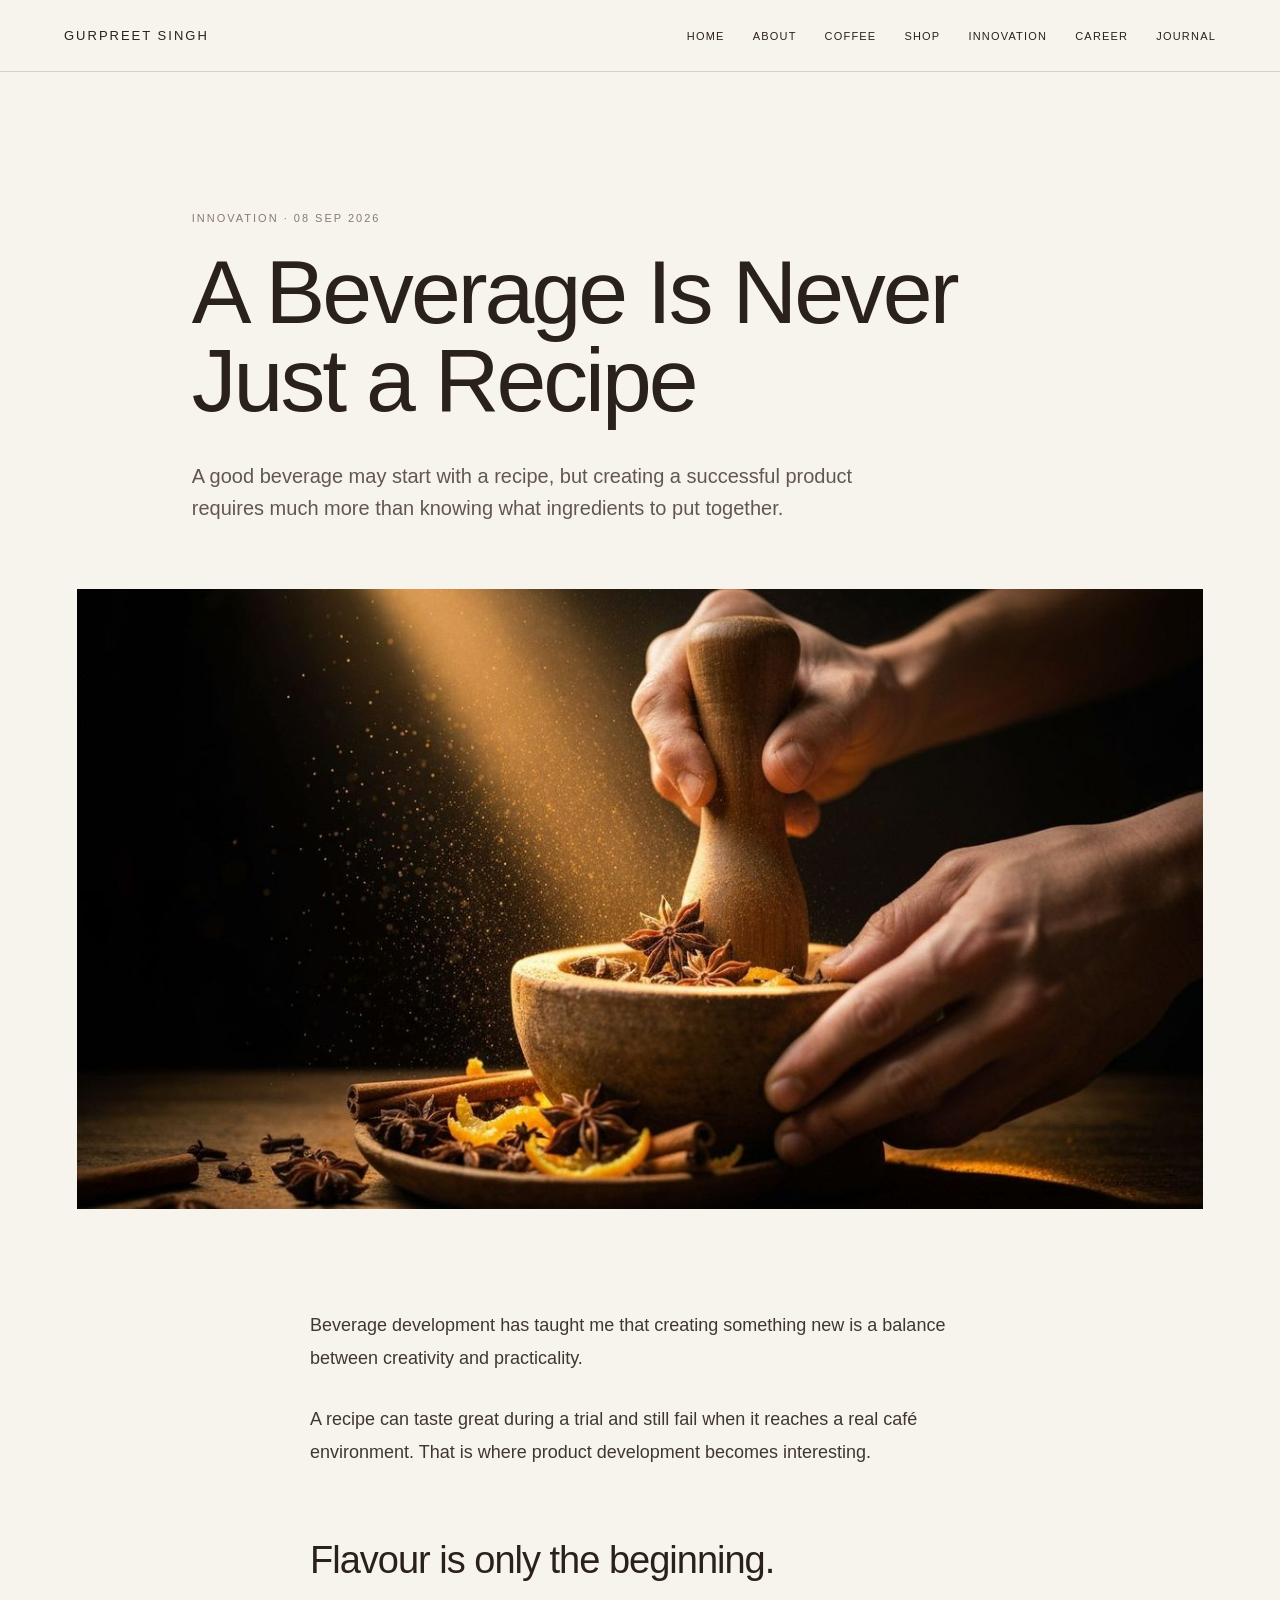
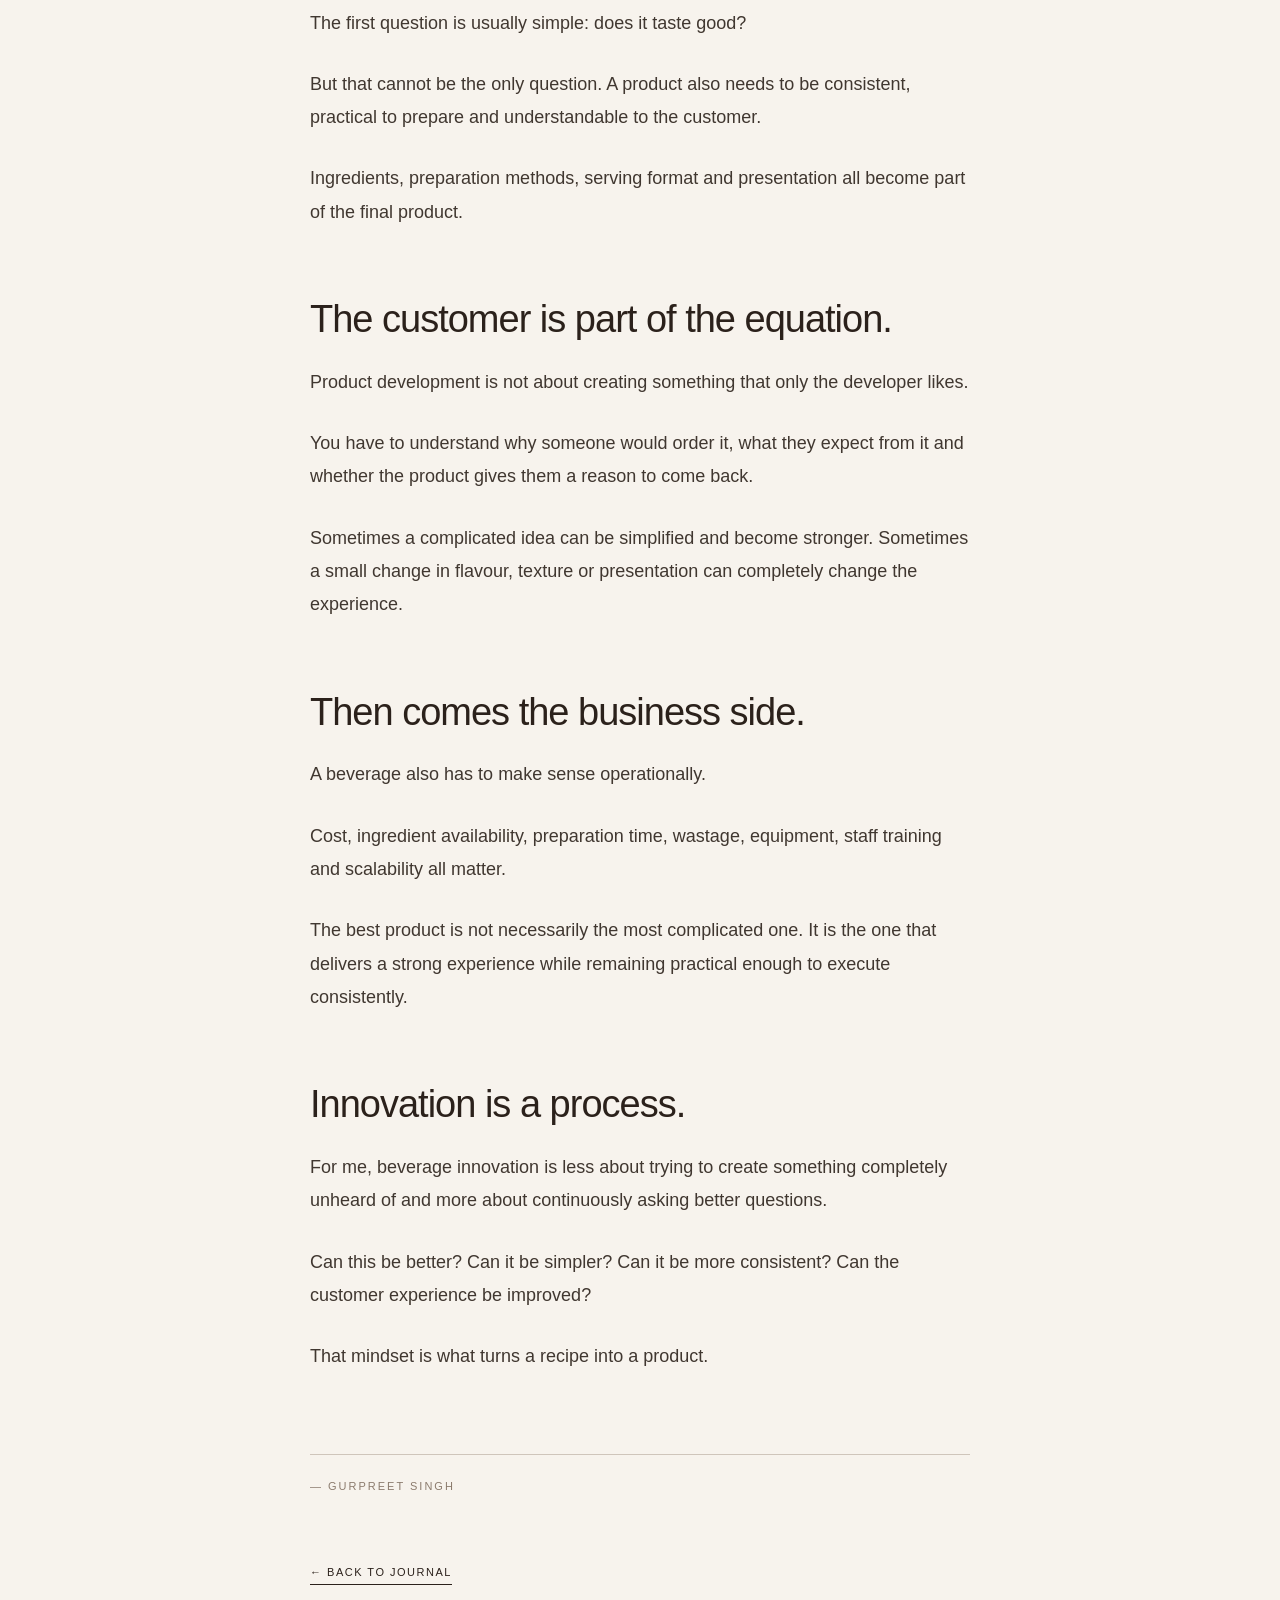
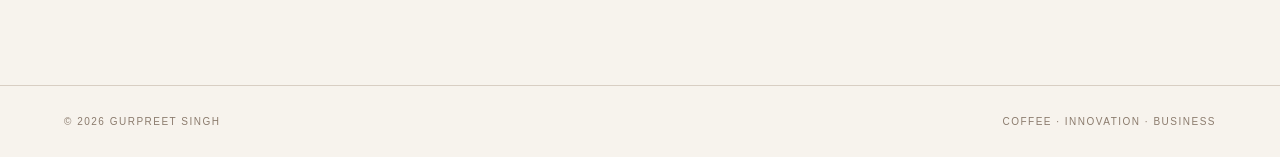
<file: Article-03.html>
<!DOCTYPE html>
<html lang="en">

<head>
    <meta charset="UTF-8">
    <meta name="viewport" content="width=device-width, initial-scale=1.0">
    <title>A Beverage Is Never Just a Recipe — Gurpreet Singh</title>
    <link rel="stylesheet" href="Css/Article.css">
</head>

<body>

    <header class="site-header">
        <div class="logo">GURPREET SINGH</div>

        <nav class="main-nav">
            <a href="index.html">Home</a>
            <a href="About.html">About</a>
            <a href="Coffee.html">Coffee</a>
            <a href="Shop.html">Shop</a>
            <a href="Innovation.html">Innovation</a>
            <a href="Career.html">Career</a>
            <a href="Journal.html">Journal</a>
        </nav>
    </header>

    <main class="article-page">

        <section class="article-hero">

            <p class="article-category">
                INNOVATION · 08 SEP 2026
            </p>

            <h1>
                A Beverage Is Never Just a Recipe
            </h1>

            <p class="article-intro">
                A good beverage may start with a recipe, but creating a successful product requires much more than
                knowing what ingredients to put together.
            </p>

        </section>


        <div class="article-image">
            <img src="Images\dd5f26f7b5ba2b6a5a4ad93f71f66ead.jpg" alt="Beverage innovation">
        </div>


        <article class="article-content">

            <p>
                Beverage development has taught me that creating something new is a balance between creativity and
                practicality.
            </p>

            <p>
                A recipe can taste great during a trial and still fail when it reaches a real café environment. That is
                where product development becomes interesting.
            </p>

            <h2>
                Flavour is only the beginning.
            </h2>

            <p>
                The first question is usually simple: does it taste good?
            </p>

            <p>
                But that cannot be the only question. A product also needs to be consistent, practical to prepare and
                understandable to the customer.
            </p>

            <p>
                Ingredients, preparation methods, serving format and presentation all become part of the final product.
            </p>

            <h2>
                The customer is part of the equation.
            </h2>

            <p>
                Product development is not about creating something that only the developer likes.
            </p>

            <p>
                You have to understand why someone would order it, what they expect from it and whether the product
                gives them a reason to come back.
            </p>

            <p>
                Sometimes a complicated idea can be simplified and become stronger. Sometimes a small change in flavour,
                texture or presentation can completely change the experience.
            </p>

            <h2>
                Then comes the business side.
            </h2>

            <p>
                A beverage also has to make sense operationally.
            </p>

            <p>
                Cost, ingredient availability, preparation time, wastage, equipment, staff training and scalability all
                matter.
            </p>

            <p>
                The best product is not necessarily the most complicated one. It is the one that delivers a strong
                experience while remaining practical enough to execute consistently.
            </p>

            <h2>
                Innovation is a process.
            </h2>

            <p>
                For me, beverage innovation is less about trying to create something completely unheard of and more
                about continuously asking better questions.
            </p>

            <p>
                Can this be better? Can it be simpler? Can it be more consistent? Can the customer experience be
                improved?
            </p>

            <p>
                That mindset is what turns a recipe into a product.
            </p>

            <div class="article-end">
                — GURPREET SINGH
            </div>

        </article>


        <div class="article-back">
            <a href="Journal.html">
                ← Back to Journal
            </a>
        </div>

    </main>


    <footer class="site-footer">
        <span>© 2026 Gurpreet Singh</span>
        <span>Coffee · Innovation · Business</span>
    </footer>

</body>

</html>
</file>
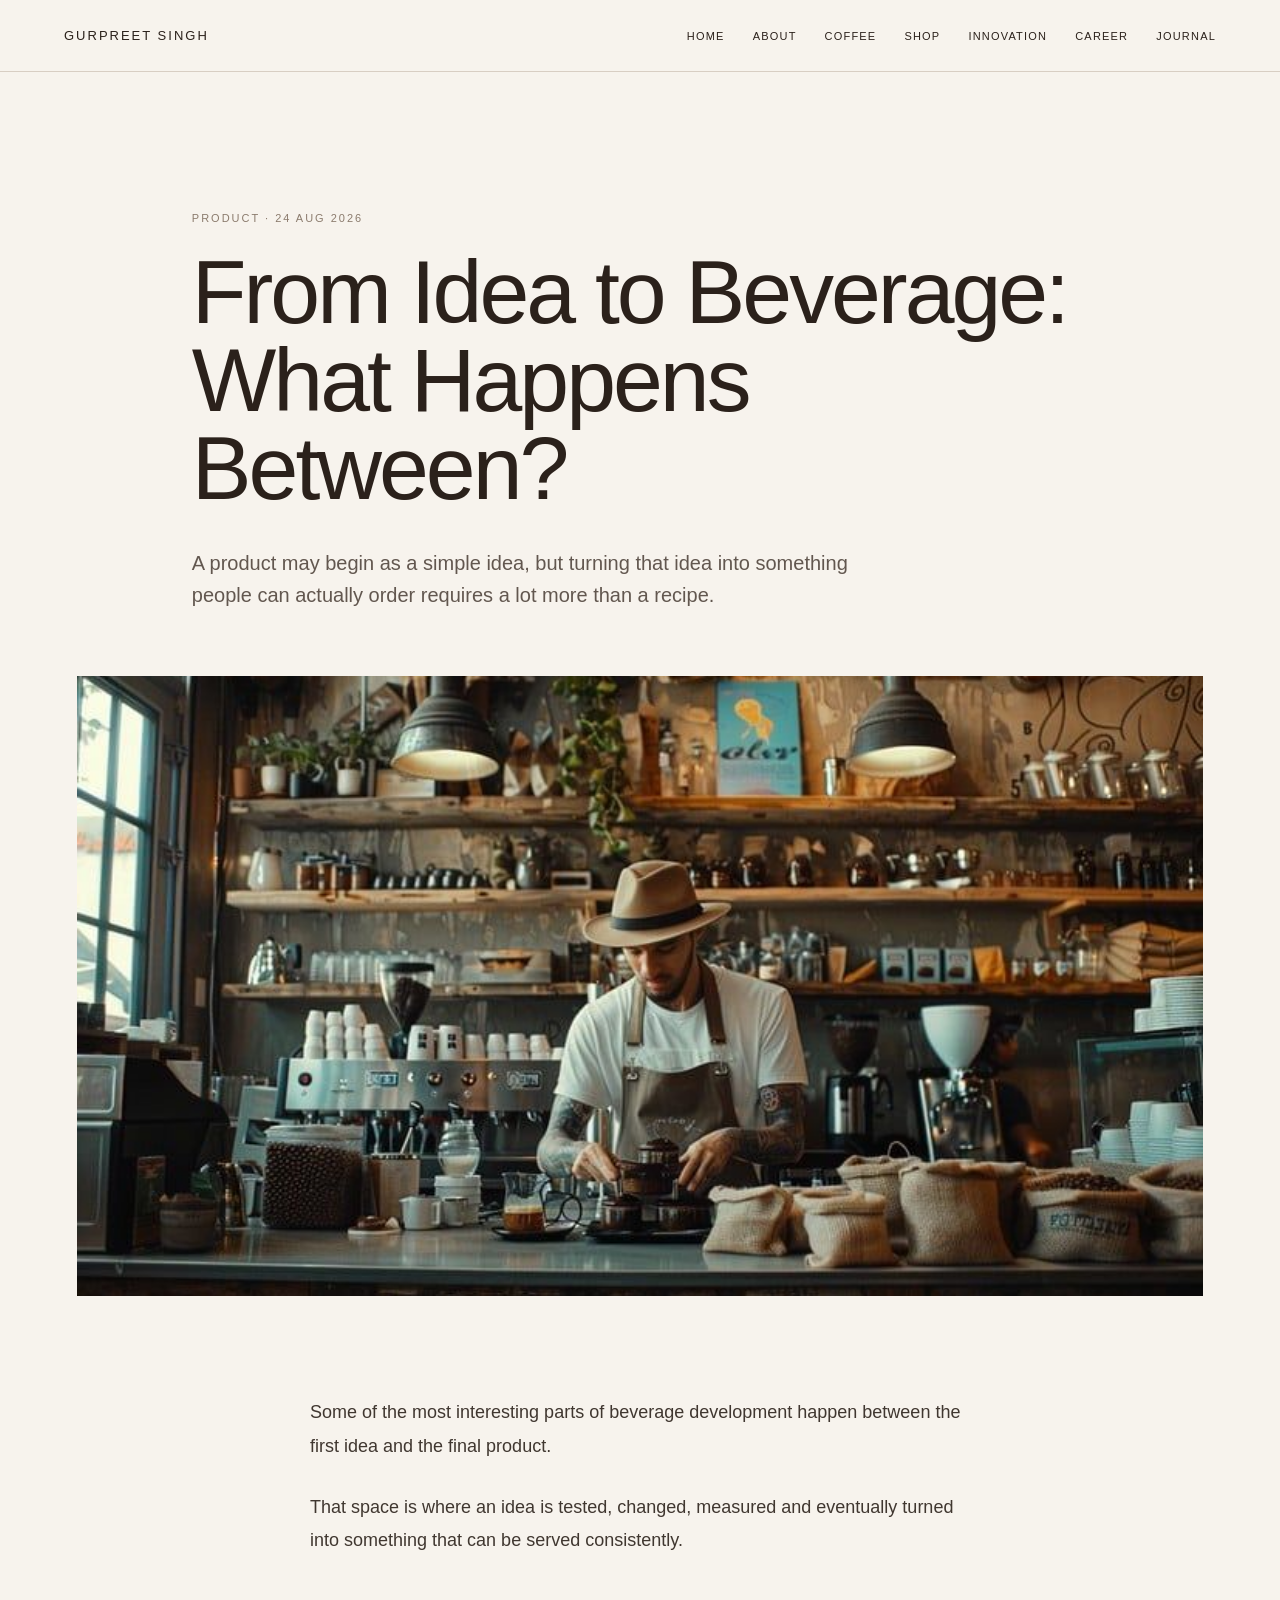
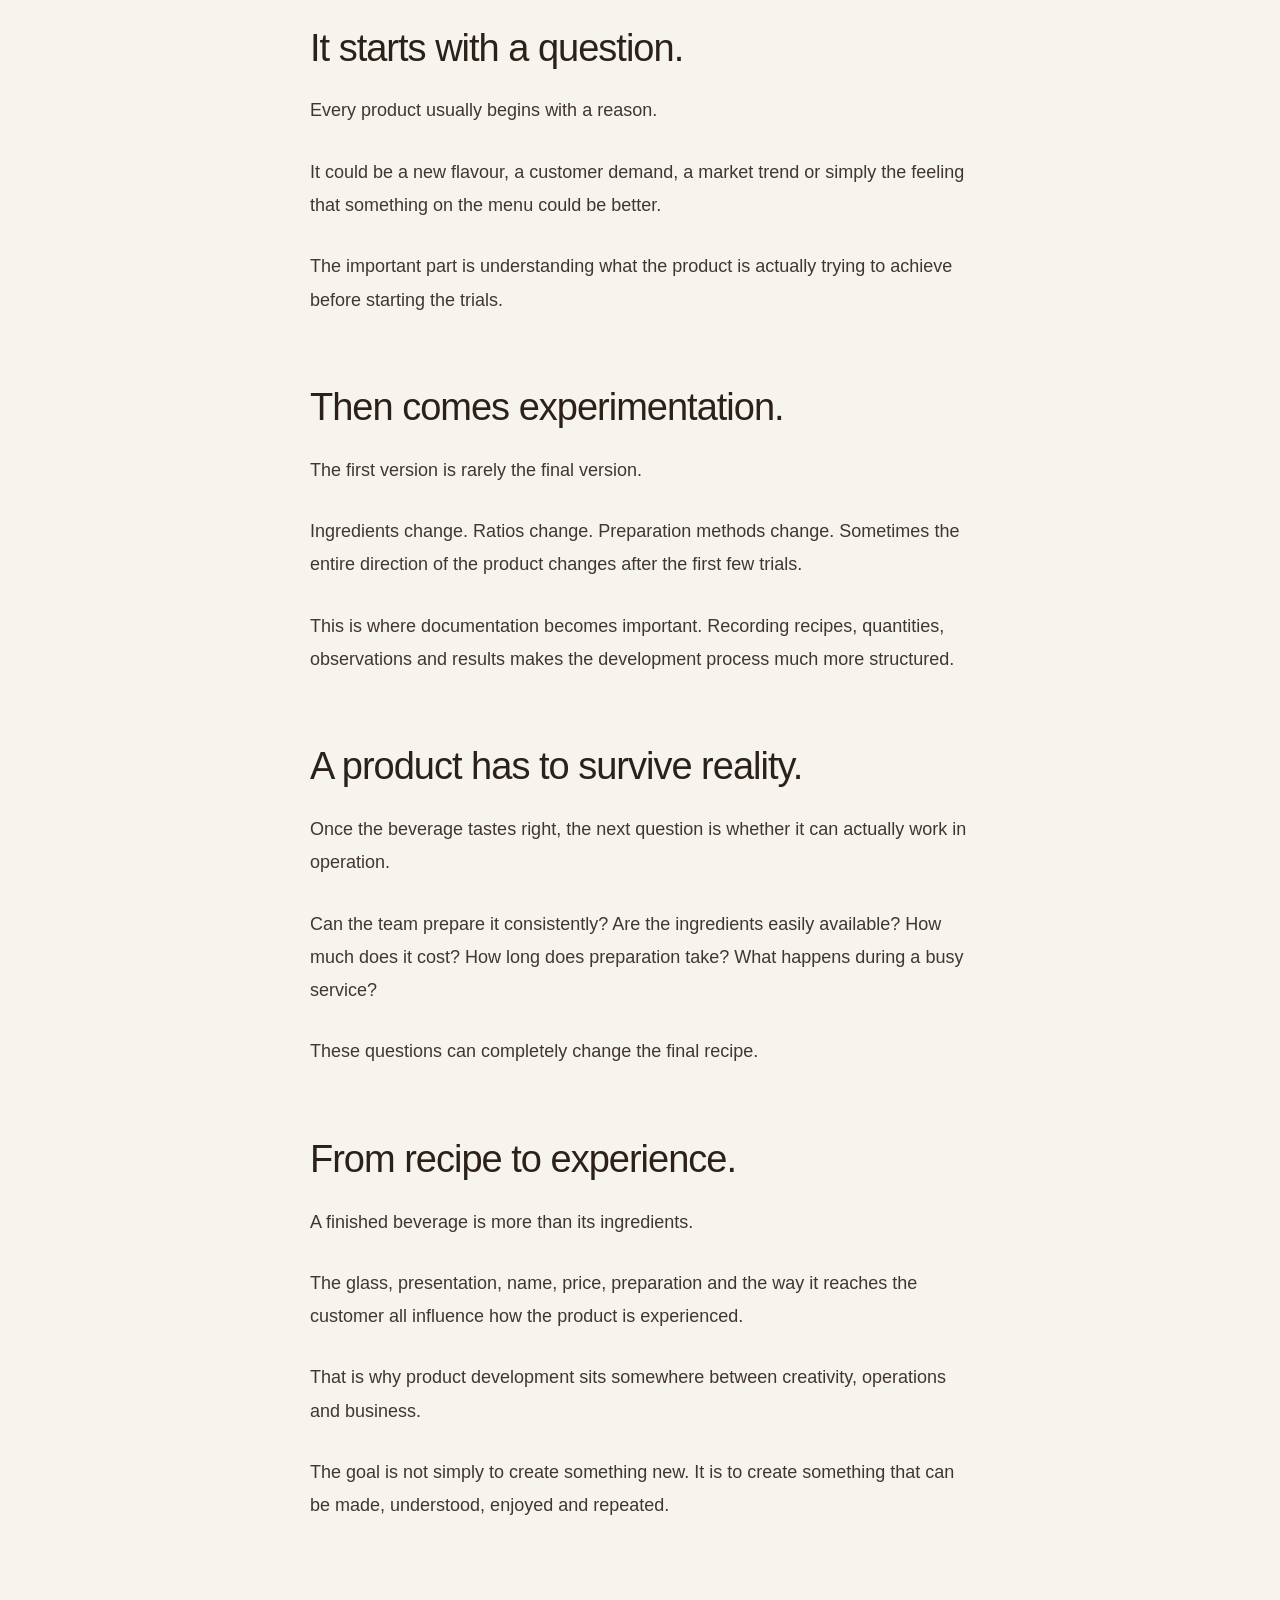
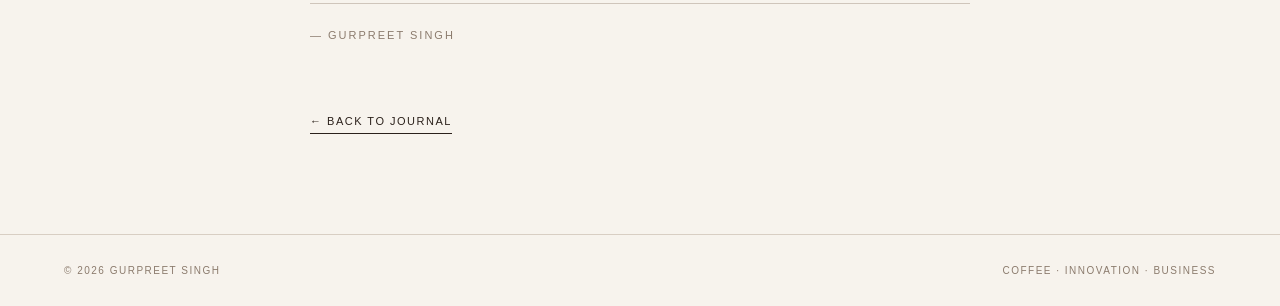
<file: Article-04.html>
<!DOCTYPE html>
<html lang="en">

<head>
    <meta charset="UTF-8">
    <meta name="viewport" content="width=device-width, initial-scale=1.0">
    <title>From Idea to Beverage: What Happens Between? — Gurpreet Singh</title>
    <link rel="stylesheet" href="Css/Article.css">
</head>

<body>

    <header class="site-header">
        <div class="logo">GURPREET SINGH</div>

        <nav class="main-nav">
            <a href="index.html">Home</a>
            <a href="About.html">About</a>
            <a href="Coffee.html">Coffee</a>
            <a href="Shop.html">Shop</a>
            <a href="Innovation.html">Innovation</a>
            <a href="Career.html">Career</a>
            <a href="Journal.html">Journal</a>
        </nav>
    </header>

    <main class="article-page">

        <section class="article-hero">

            <p class="article-category">
                PRODUCT · 24 AUG 2026
            </p>

            <h1>
                From Idea to Beverage: What Happens Between?
            </h1>

            <p class="article-intro">
                A product may begin as a simple idea, but turning that idea into something people can actually order
                requires a lot more than a recipe.
            </p>

        </section>

        <div class="article-image">
            <img src="Images\journal-product.jpg.jpg" alt="Product development">
        </div>

        <article class="article-content">

            <p>
                Some of the most interesting parts of beverage development happen between the first idea and the final
                product.
            </p>

            <p>
                That space is where an idea is tested, changed, measured and eventually turned into something that can
                be served consistently.
            </p>

            <h2>
                It starts with a question.
            </h2>

            <p>
                Every product usually begins with a reason.
            </p>

            <p>
                It could be a new flavour, a customer demand, a market trend or simply the feeling that something on the
                menu could be better.
            </p>

            <p>
                The important part is understanding what the product is actually trying to achieve before starting the
                trials.
            </p>

            <h2>
                Then comes experimentation.
            </h2>

            <p>
                The first version is rarely the final version.
            </p>

            <p>
                Ingredients change. Ratios change. Preparation methods change. Sometimes the entire direction of the
                product changes after the first few trials.
            </p>

            <p>
                This is where documentation becomes important. Recording recipes, quantities, observations and results
                makes the development process much more structured.
            </p>

            <h2>
                A product has to survive reality.
            </h2>

            <p>
                Once the beverage tastes right, the next question is whether it can actually work in operation.
            </p>

            <p>
                Can the team prepare it consistently? Are the ingredients easily available? How much does it cost? How
                long does preparation take? What happens during a busy service?
            </p>

            <p>
                These questions can completely change the final recipe.
            </p>

            <h2>
                From recipe to experience.
            </h2>

            <p>
                A finished beverage is more than its ingredients.
            </p>

            <p>
                The glass, presentation, name, price, preparation and the way it reaches the customer all influence how
                the product is experienced.
            </p>

            <p>
                That is why product development sits somewhere between creativity, operations and business.
            </p>

            <p>
                The goal is not simply to create something new. It is to create something that can be made, understood,
                enjoyed and repeated.
            </p>

            <div class="article-end">
                — GURPREET SINGH
            </div>

        </article>

        <div class="article-back">
            <a href="Journal.html">
                ← Back to Journal
            </a>
        </div>

    </main>

    <footer class="site-footer">
        <span>© 2026 Gurpreet Singh</span>
        <span>Coffee · Innovation · Business</span>
    </footer>

</body>

</html>
</file>
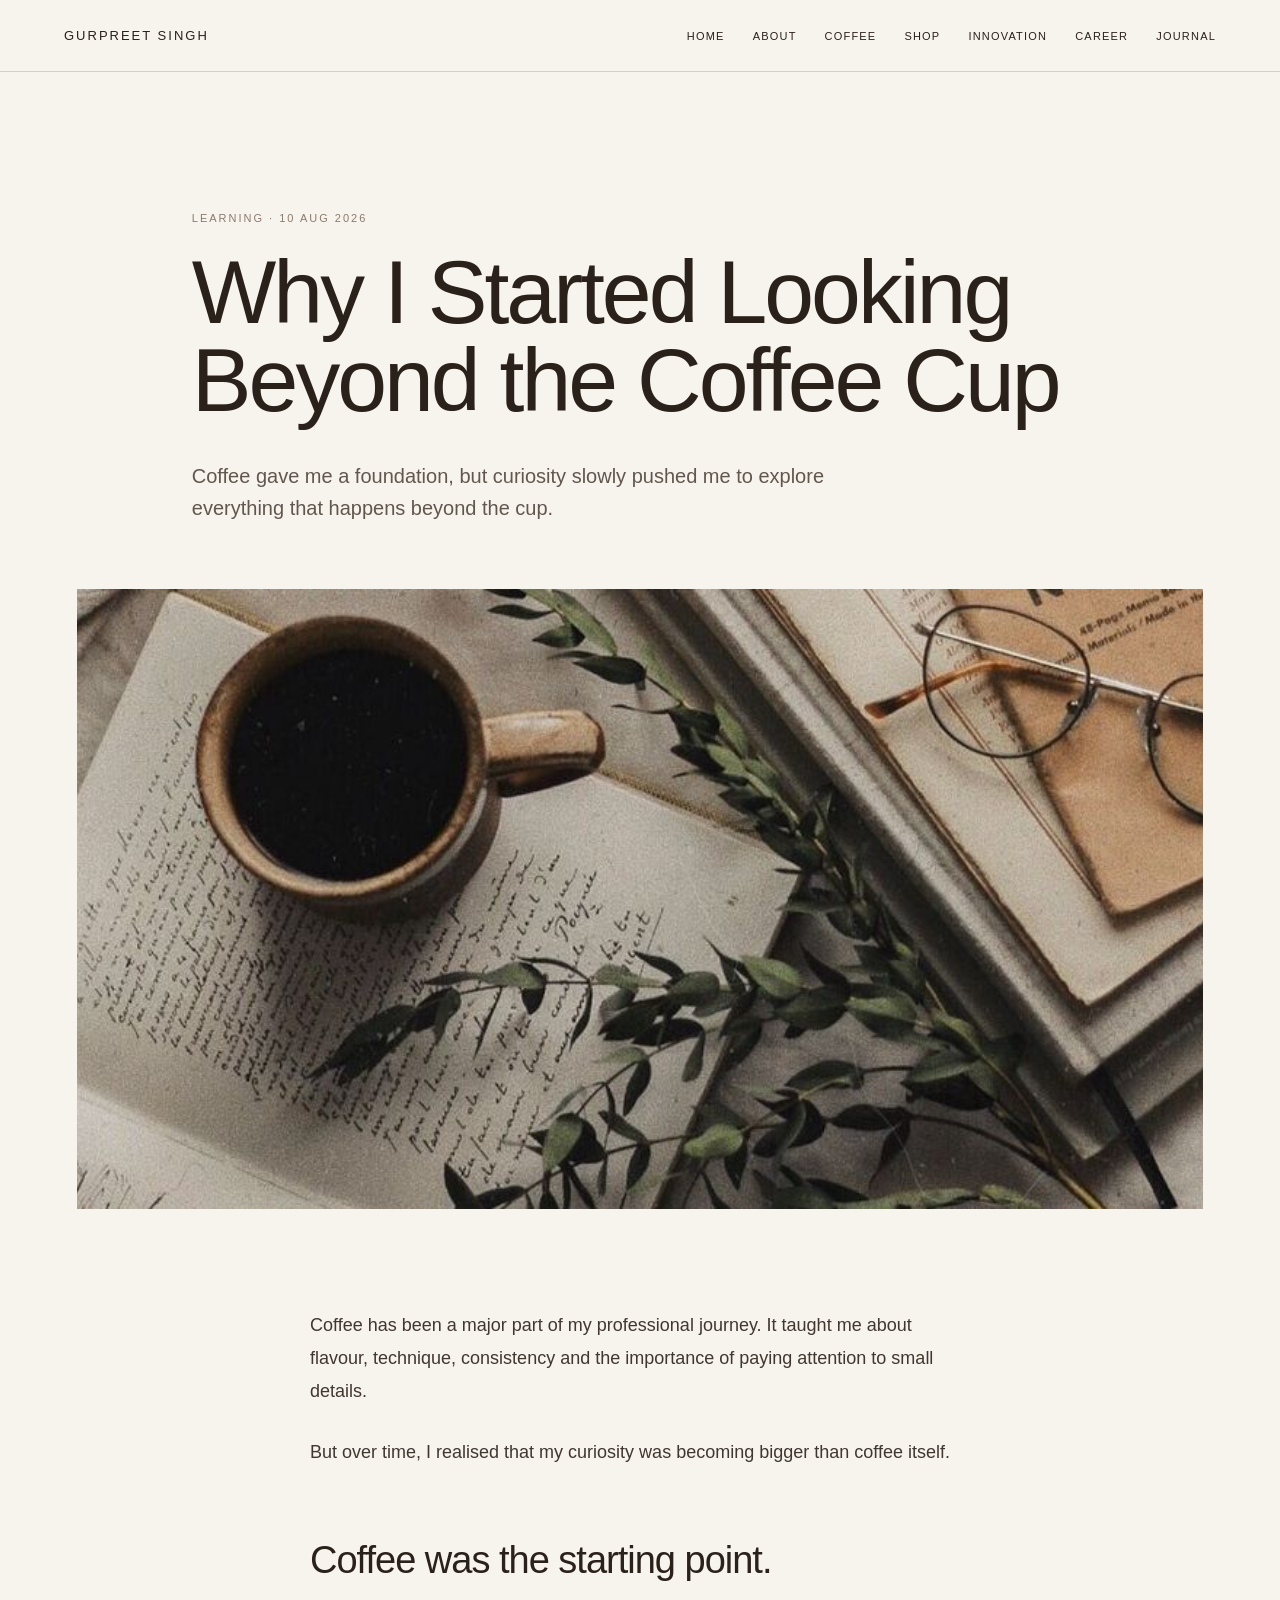
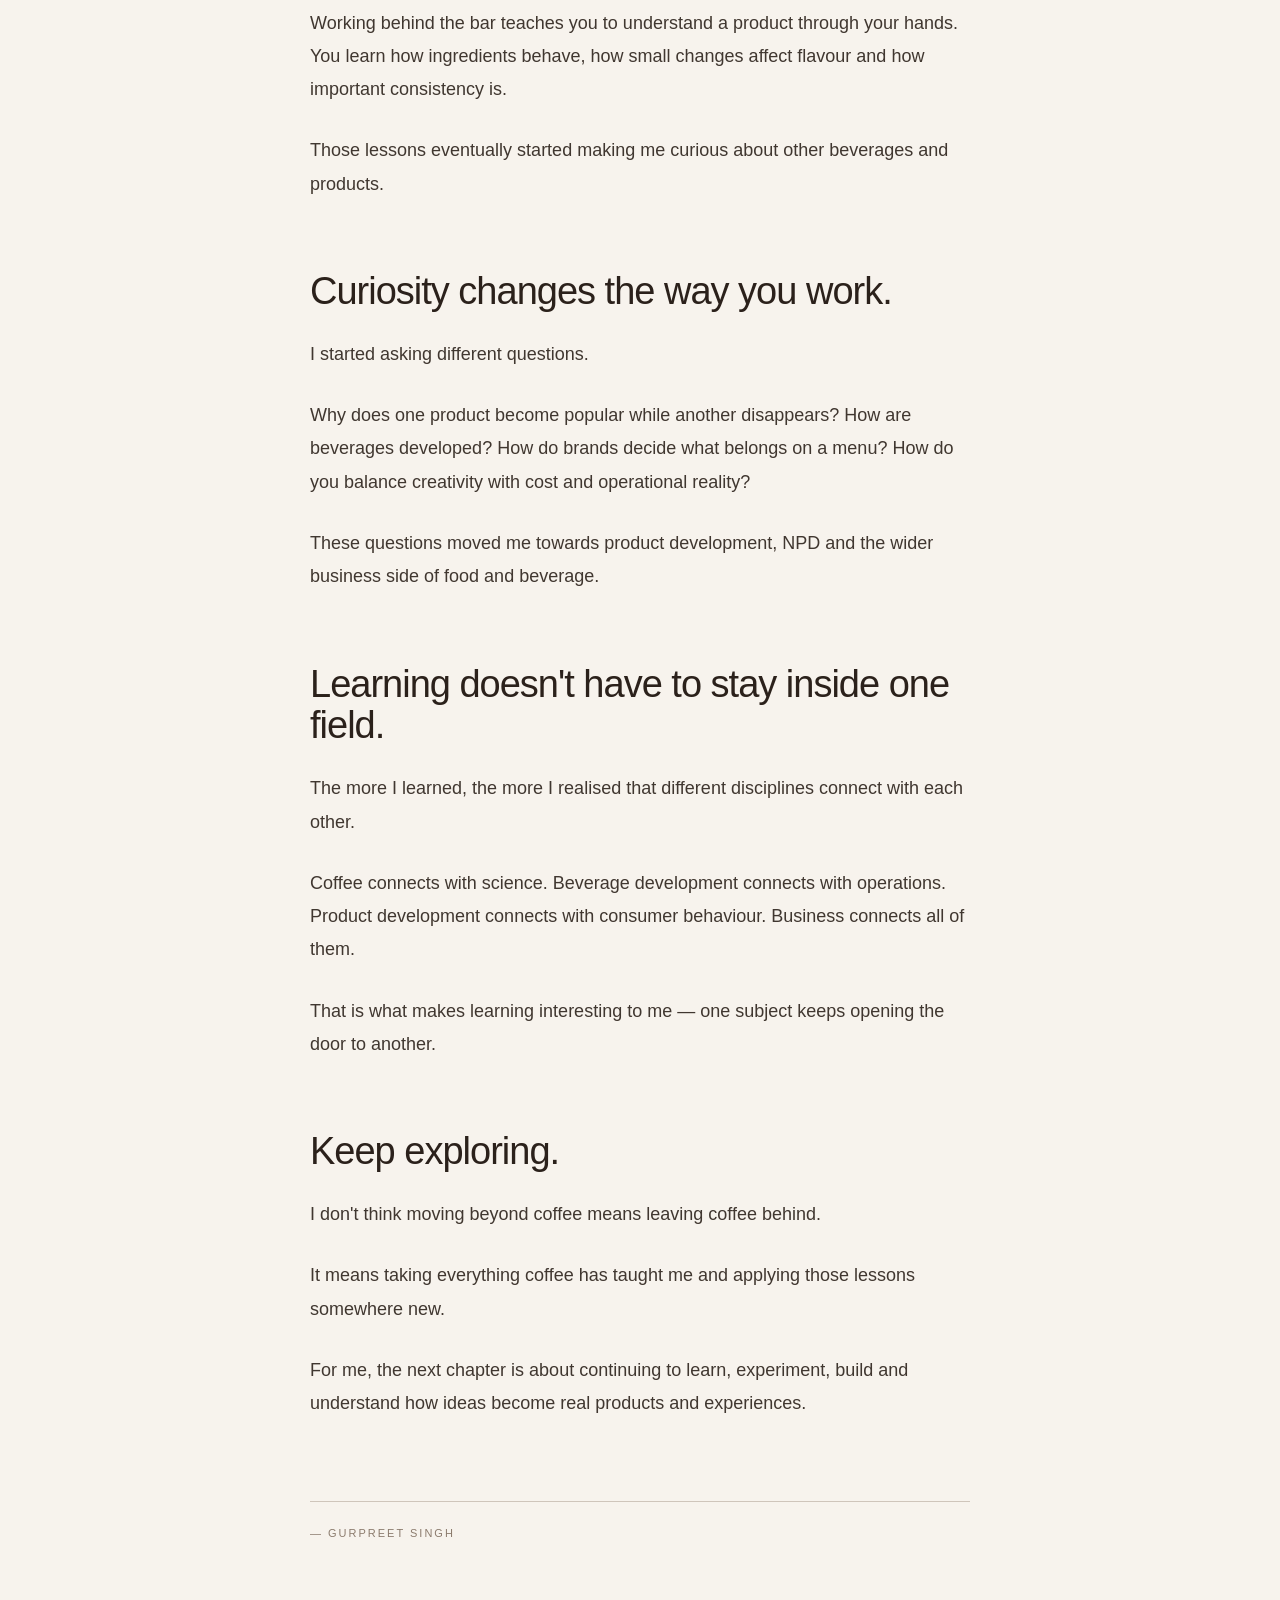
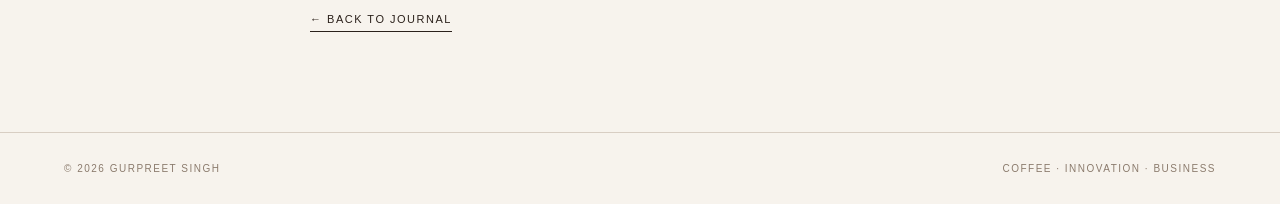
<file: Article-05.html>
<!DOCTYPE html>
<html lang="en">

<head>
    <meta charset="UTF-8">
    <meta name="viewport" content="width=device-width, initial-scale=1.0">
    <title>Why I Started Looking Beyond the Coffee Cup — Gurpreet Singh</title>
    <link rel="stylesheet" href="Css/Article.css">
</head>

<body>

    <header class="site-header">
        <div class="logo">GURPREET SINGH</div>

        <nav class="main-nav">
            <a href="index.html">Home</a>
            <a href="About.html">About</a>
            <a href="Coffee.html">Coffee</a>
            <a href="Shop.html">Shop</a>
            <a href="Innovation.html">Innovation</a>
            <a href="Career.html">Career</a>
            <a href="Journal.html">Journal</a>
        </nav>
    </header>

    <main class="article-page">

        <section class="article-hero">

            <p class="article-category">
                LEARNING · 10 AUG 2026
            </p>

            <h1>
                Why I Started Looking Beyond the Coffee Cup
            </h1>

            <p class="article-intro">
                Coffee gave me a foundation, but curiosity slowly pushed me to explore everything that happens beyond
                the cup.
            </p>

        </section>

        <div class="article-image">
            <img src="Images\journal-learning.jpg.jpg" alt="Coffee learning and exploration">
        </div>

        <article class="article-content">

            <p>
                Coffee has been a major part of my professional journey. It taught me about flavour, technique,
                consistency and the importance of paying attention to small details.
            </p>

            <p>
                But over time, I realised that my curiosity was becoming bigger than coffee itself.
            </p>

            <h2>
                Coffee was the starting point.
            </h2>

            <p>
                Working behind the bar teaches you to understand a product through your hands. You learn how ingredients
                behave, how small changes affect flavour and how important consistency is.
            </p>

            <p>
                Those lessons eventually started making me curious about other beverages and products.
            </p>

            <h2>
                Curiosity changes the way you work.
            </h2>

            <p>
                I started asking different questions.
            </p>

            <p>
                Why does one product become popular while another disappears? How are beverages developed? How do brands
                decide what belongs on a menu? How do you balance creativity with cost and operational reality?
            </p>

            <p>
                These questions moved me towards product development, NPD and the wider business side of food and
                beverage.
            </p>

            <h2>
                Learning doesn't have to stay inside one field.
            </h2>

            <p>
                The more I learned, the more I realised that different disciplines connect with each other.
            </p>

            <p>
                Coffee connects with science. Beverage development connects with operations. Product development
                connects with consumer behaviour. Business connects all of them.
            </p>

            <p>
                That is what makes learning interesting to me — one subject keeps opening the door to another.
            </p>

            <h2>
                Keep exploring.
            </h2>

            <p>
                I don't think moving beyond coffee means leaving coffee behind.
            </p>

            <p>
                It means taking everything coffee has taught me and applying those lessons somewhere new.
            </p>

            <p>
                For me, the next chapter is about continuing to learn, experiment, build and understand how ideas become
                real products and experiences.
            </p>

            <div class="article-end">
                — GURPREET SINGH
            </div>

        </article>

        <div class="article-back">
            <a href="Journal.html">
                ← Back to Journal
            </a>
        </div>

    </main>

    <footer class="site-footer">
        <span>© 2026 Gurpreet Singh</span>
        <span>Coffee · Innovation · Business</span>
    </footer>

</body>

</html>
</file>
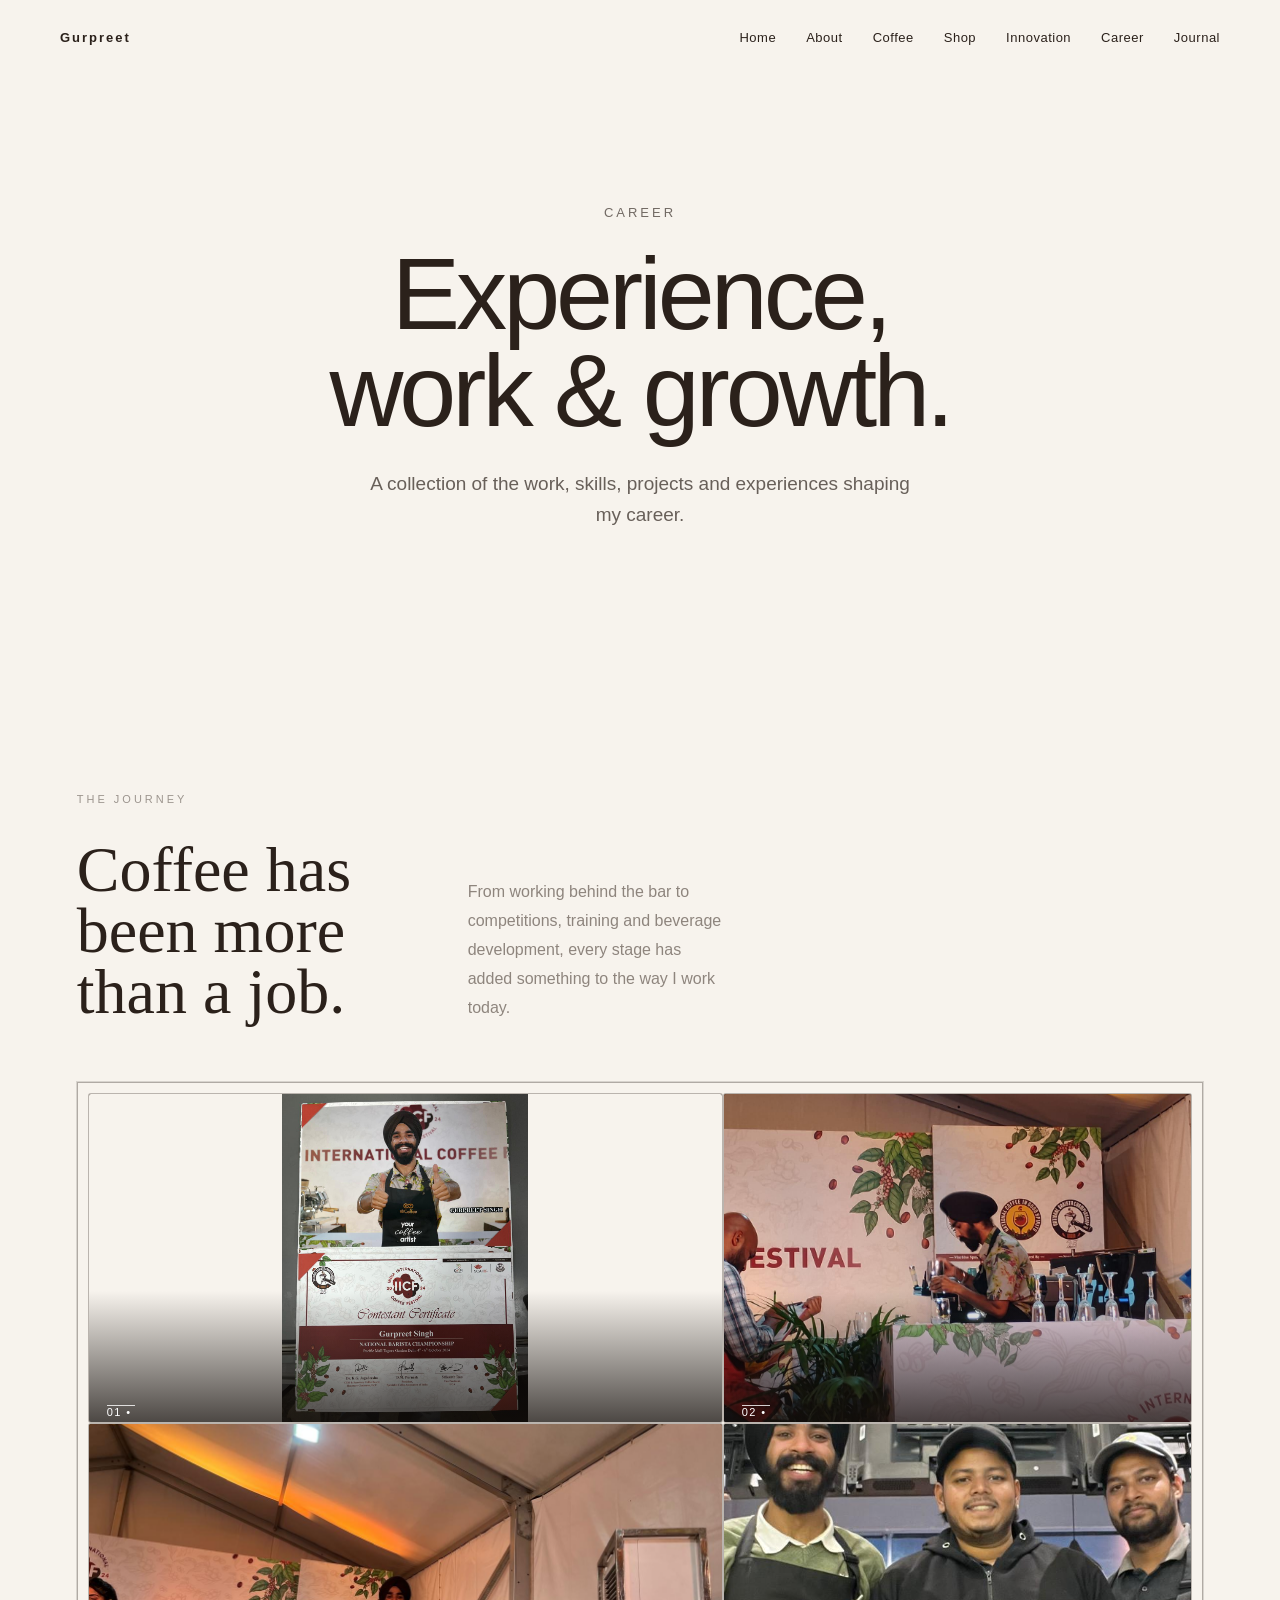
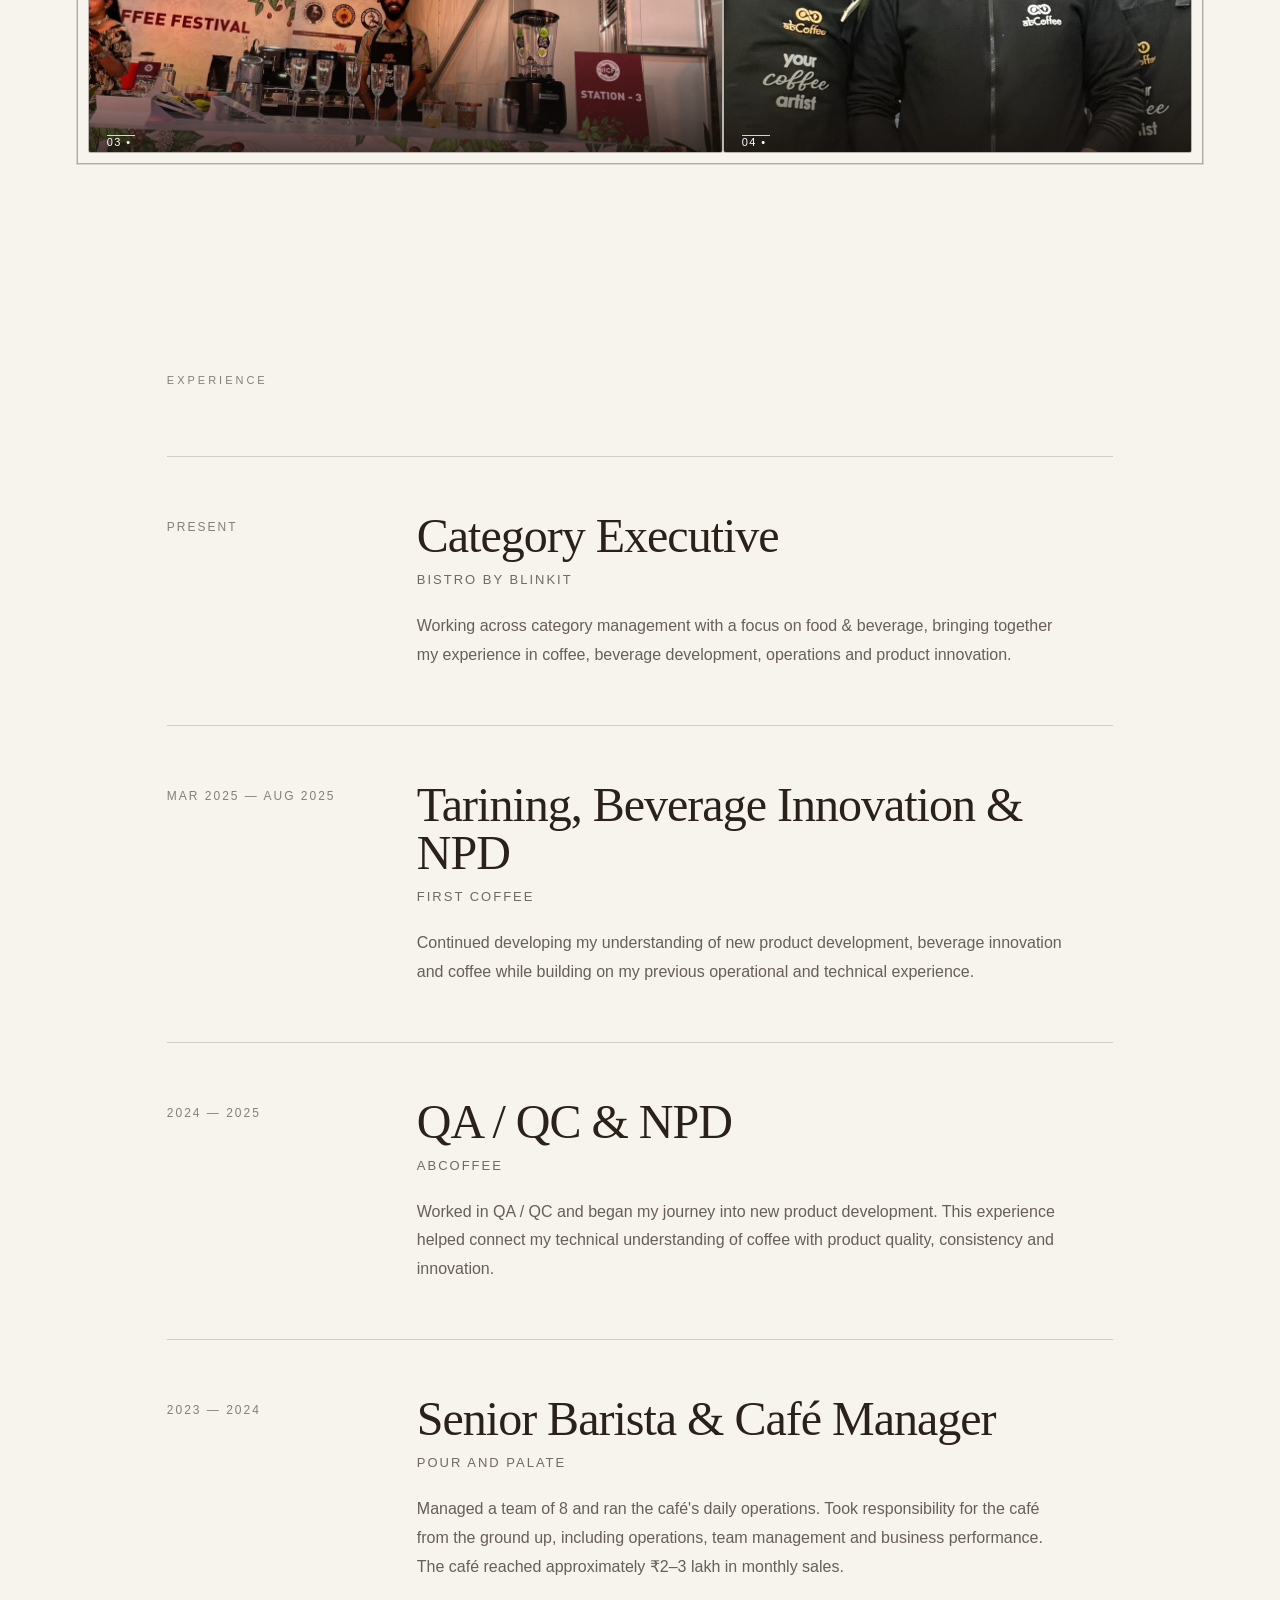
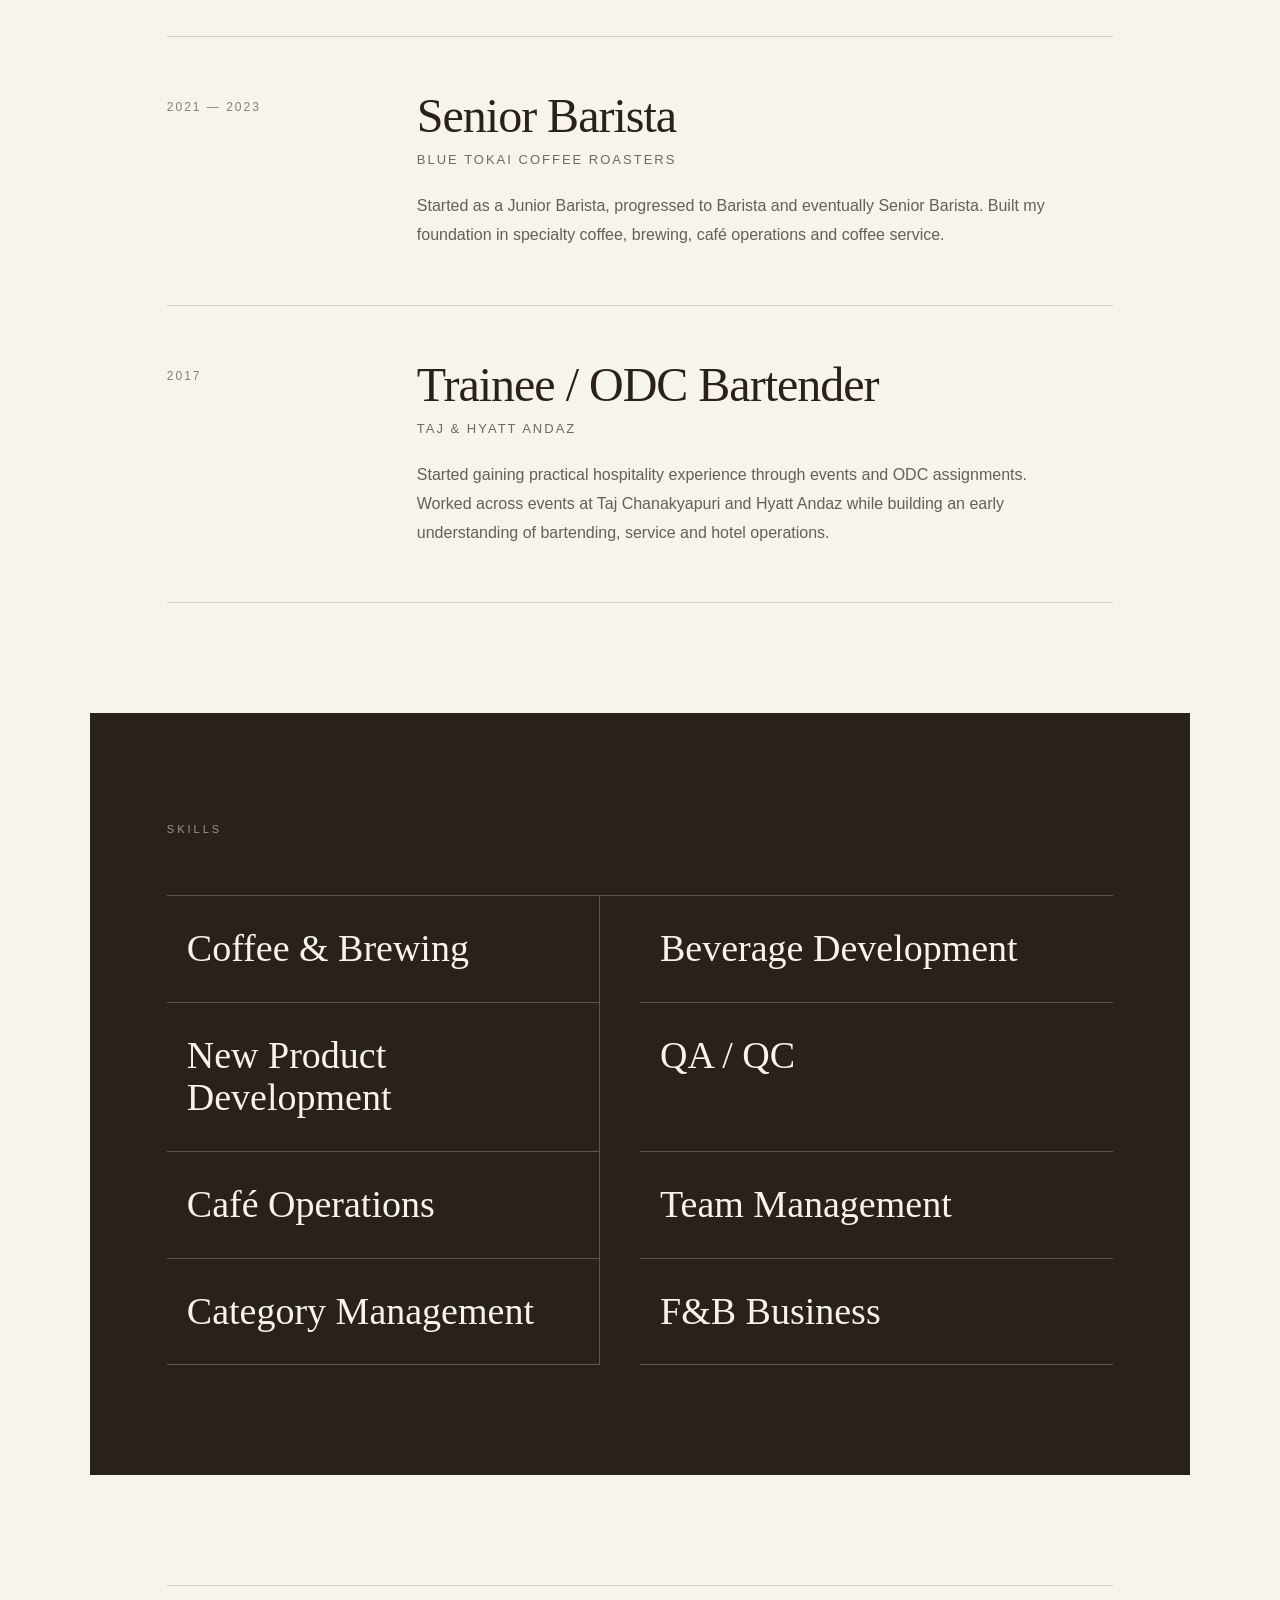
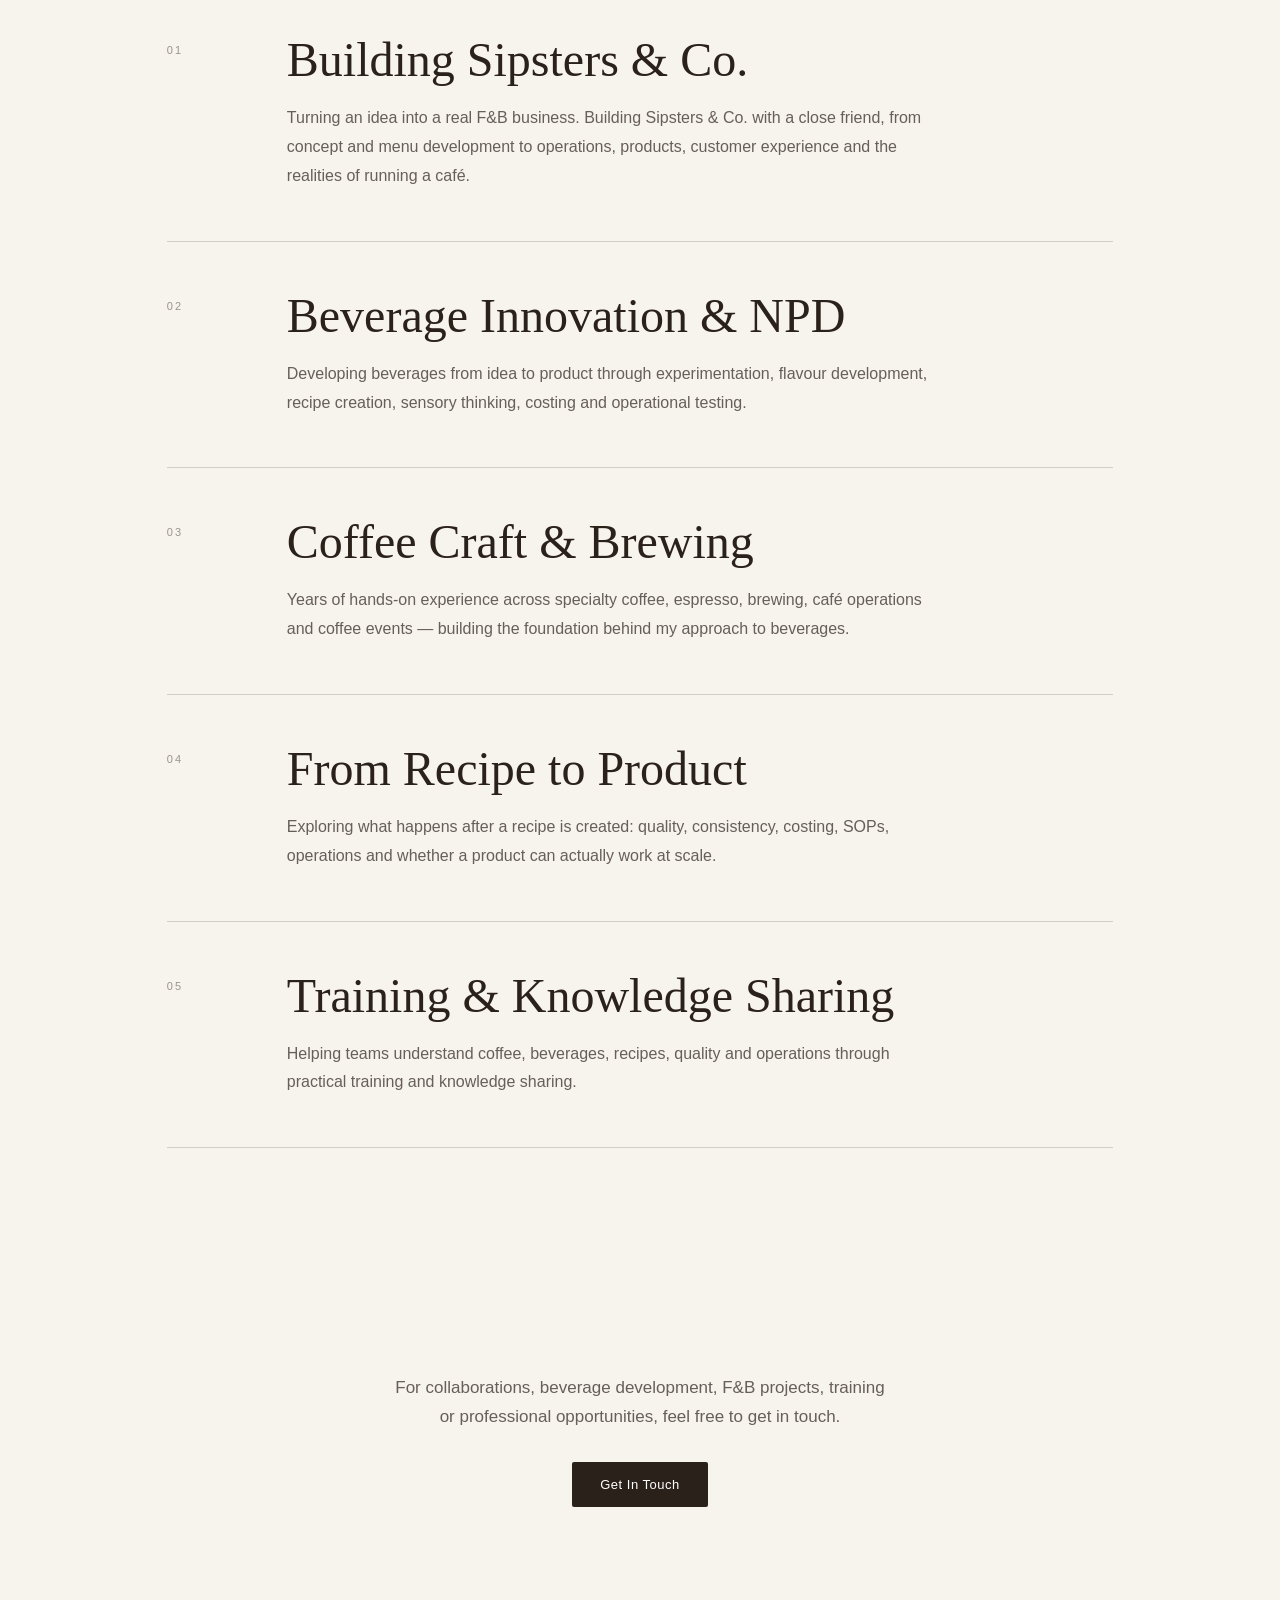
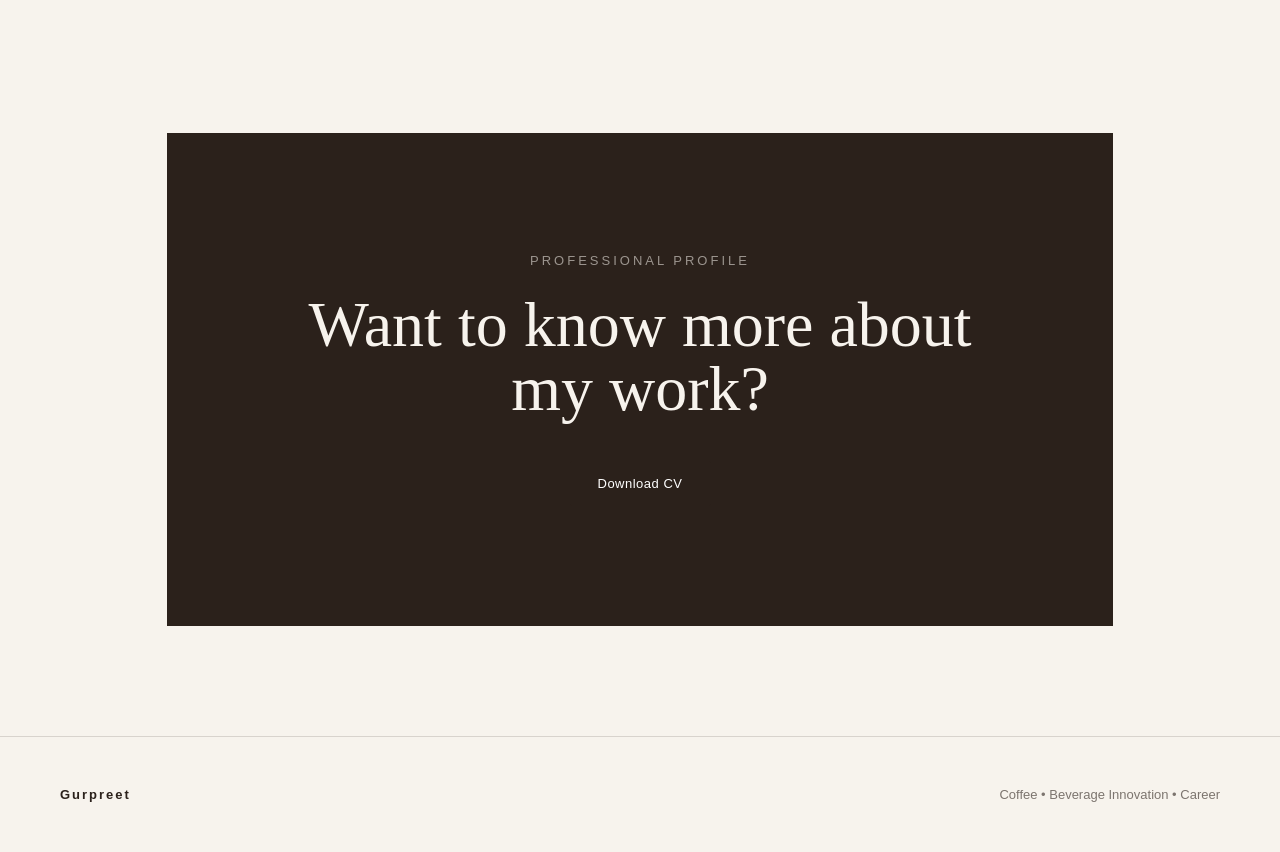
<file: Career.html>
<!DOCTYPE html>
<html lang="en">

<head>

    <meta charset="UTF-8">

    <meta name="viewport" content="width=device-width, initial-scale=1.0">

    <title>Career | Gurpreet</title>

    <link rel="stylesheet" href="Css/Style.css">
</head>


<body>


    <!-- NAVIGATION -->

    <nav class="navbar">

        <div class="logo">
            Gurpreet
        </div>


        <div class="nav-links">

            <a href="index.html">Home</a>
            <a href="About.html">About</a>
            <a href="Coffee.html">Coffee</a>
            <a href="Shop.html">Shop</a>
            <a href="Innovation.html">Innovation</a>
            <a href="Career.html">Career</a>
            <a href="Journal.html">Journal</a>

        </div>
        <button class="menu-button" onclick="toggleMenu()">
            ☰
        </button>
    </nav>


    <!-- CAREER HERO -->

    <main>

        <section class="page-hero career-hero">

            <p class="eyebrow">
                CAREER
            </p>

            <h1>
                Experience,<br>
                work & growth.
            </h1>

            <p class="page-intro">
                A collection of the work, skills, projects
                and experiences shaping my career.
            </p>

        </section>
        <!-- CAREER VISUALS -->

        <section class="career-visuals">

            <div class="career-visual-intro">

                <p class="eyebrow">
                    THE JOURNEY
                </p>

                <h2>
                    Coffee has been
                    more than a job.
                </h2>

                <p>
                    From working behind the bar to competitions,
                    training and beverage development, every stage
                    has added something to the way I work today.
                </p>

            </div>


            <div class="career-visual-grid">

                <div class="career-visual">
                    <img src="Images\career-championship.jpg.jpeg" alt="Gurpreet at the National Barista Championship">
                </div>


                <div class="career-visual">
                    <img src="Images\career-working.jpg.jpeg" alt="Gurpreet working at a coffee event">
                </div>


                <div class="career-visual">
                    <img src="Images\career-event.jpg.jpeg" alt="Gurpreet at a coffee event">
                </div>


                <div class="career-visual">
                    <img src="Images\career-training.jpg.jpeg" alt="Gurpreet during training">
                </div>

            </div>

        </section>

        <!-- EXPERIENCE -->

        <section class="career-section">

            <div class="section-label">
                EXPERIENCE
            </div>

            <div class="experience-list">


                <!-- BISTRO BY BLINKIT -->

                <article class="experience-item">

                    <div class="experience-date">
                        PRESENT
                    </div>

                    <div class="experience-content">

                        <h2>
                            Category Executive
                        </h2>

                        <h3>
                            Bistro by Blinkit
                        </h3>

                        <p>
                            Working across category management with a focus
                            on food & beverage, bringing together my experience
                            in coffee, beverage development, operations and
                            product innovation.
                        </p>

                    </div>

                </article>


                <!-- FIRST COFFEE -->

                <article class="experience-item">

                    <div class="experience-date">
                        MAR 2025 — AUG 2025
                    </div>

                    <div class="experience-content">

                        <h2>
                            Tarining, Beverage Innovation & NPD
                        </h2>

                        <h3>
                            First Coffee
                        </h3>

                        <p>
                            Continued developing my understanding of new
                            product development, beverage innovation and
                            coffee while building on my previous operational
                            and technical experience.
                        </p>

                    </div>

                </article>


                <!-- AB COFFEE -->

                <article class="experience-item">

                    <div class="experience-date">
                        2024 — 2025
                    </div>

                    <div class="experience-content">

                        <h2>
                            QA / QC & NPD
                        </h2>

                        <h3>
                            ABcoffee
                        </h3>

                        <p>
                            Worked in QA / QC and began my journey into
                            new product development. This experience helped
                            connect my technical understanding of coffee with
                            product quality, consistency and innovation.
                        </p>

                    </div>

                </article>


                <!-- POUR AND PALATE -->

                <article class="experience-item">

                    <div class="experience-date">
                        2023 — 2024
                    </div>

                    <div class="experience-content">

                        <h2>
                            Senior Barista & Café Manager
                        </h2>

                        <h3>
                            Pour and Palate
                        </h3>

                        <p>
                            Managed a team of 8 and ran the café's daily
                            operations. Took responsibility for the café
                            from the ground up, including operations,
                            team management and business performance.
                            The café reached approximately ₹2–3 lakh
                            in monthly sales.
                        </p>

                    </div>

                </article>


                <!-- BLUE TOKAI -->

                <article class="experience-item">

                    <div class="experience-date">
                        2021 — 2023
                    </div>

                    <div class="experience-content">

                        <h2>
                            Senior Barista
                        </h2>

                        <h3>
                            Blue Tokai Coffee Roasters
                        </h3>

                        <p>
                            Started as a Junior Barista, progressed to
                            Barista and eventually Senior Barista. Built
                            my foundation in specialty coffee, brewing,
                            café operations and coffee service.
                        </p>

                    </div>

                </article>


                <!-- EARLY HOSPITALITY -->

                <article class="experience-item">

                    <div class="experience-date">
                        2017
                    </div>

                    <div class="experience-content">

                        <h2>
                            Trainee / ODC Bartender
                        </h2>

                        <h3>
                            Taj & Hyatt Andaz
                        </h3>

                        <p>
                            Started gaining practical hospitality experience
                            through events and ODC assignments. Worked across
                            events at Taj Chanakyapuri and Hyatt Andaz while
                            building an early understanding of bartending,
                            service and hotel operations.
                        </p>

                    </div>

                </article>


            </div>


            </div>

        </section>


        <!-- SKILLS -->

        <section class="skills-section">

            <div class="section-label">
                SKILLS
            </div>
            <div class="skills-grid">

                <div class="skill">
                    Coffee & Brewing
                </div>

                <div class="skill">
                    Beverage Development
                </div>

                <div class="skill">
                    New Product Development
                </div>

                <div class="skill">
                    QA / QC
                </div>

                <div class="skill">
                    Café Operations
                </div>

                <div class="skill">
                    Team Management
                </div>

                <div class="skill">
                    Category Management
                </div>

                <div class="skill">
                    F&B Business
                </div>

            </div>

        </section>


        <!-- PROJECTS -->

        <section class="career-projects">

            <div class="career-project-list">

                <div class="career-project">

                    <span>01</span>

                    <div>

                        <h3>
                            Building Sipsters & Co.
                        </h3>

                        <p>
                            Turning an idea into a real F&B business. Building
                            Sipsters & Co. with a close friend, from concept and
                            menu development to operations, products, customer
                            experience and the realities of running a café.
                        </p>

                    </div>

                </div>


                <div class="career-project">

                    <span>02</span>

                    <div>

                        <h3>
                            Beverage Innovation & NPD
                        </h3>

                        <p>
                            Developing beverages from idea to product through
                            experimentation, flavour development, recipe creation,
                            sensory thinking, costing and operational testing.
                        </p>

                    </div>

                </div>


                <div class="career-project">

                    <span>03</span>

                    <div>

                        <h3>
                            Coffee Craft & Brewing
                        </h3>

                        <p>
                            Years of hands-on experience across specialty coffee,
                            espresso, brewing, café operations and coffee events —
                            building the foundation behind my approach to beverages.
                        </p>

                    </div>

                </div>


                <div class="career-project">

                    <span>04</span>

                    <div>

                        <h3>
                            From Recipe to Product
                        </h3>

                        <p>
                            Exploring what happens after a recipe is created:
                            quality, consistency, costing, SOPs, operations and
                            whether a product can actually work at scale.
                        </p>

                    </div>

                </div>


                <div class="career-project">

                    <span>05</span>

                    <div>

                        <h3>
                            Training & Knowledge Sharing
                        </h3>

                        <p>
                            Helping teams understand coffee, beverages, recipes,
                            quality and operations through practical training and
                            knowledge sharing.
                        </p>

                    </div>

                </div>

            </div>

            <!-- CV -->

            <section class="career-contact">

                <p>
                    For collaborations, beverage development, F&B projects,
                    training or professional opportunities, feel free to get in touch.
                </p>

                <a href="mailto:Gurpreet.s.15800@gmail.com" class="button">
                    Get In Touch
                </a>
            </section>

            <section class="career-cv">

                <p class="eyebrow">
                    PROFESSIONAL PROFILE
                </p>

                <h2>
                    Want to know more about my work?
                </h2>

                <a href="Gurpreet-Singh-CV.pdf.pdf" class="button" download>
                    Download CV
                </a>

            </section>
        </section>


    </main>


    <!-- FOOTER -->

    <footer>

        <div class="logo">
            Gurpreet
        </div>

        <p>
            Coffee • Beverage Innovation • Career
        </p>
    </footer>
    <script src="Js/Script.js"></script>

</body>

</html>
</file>
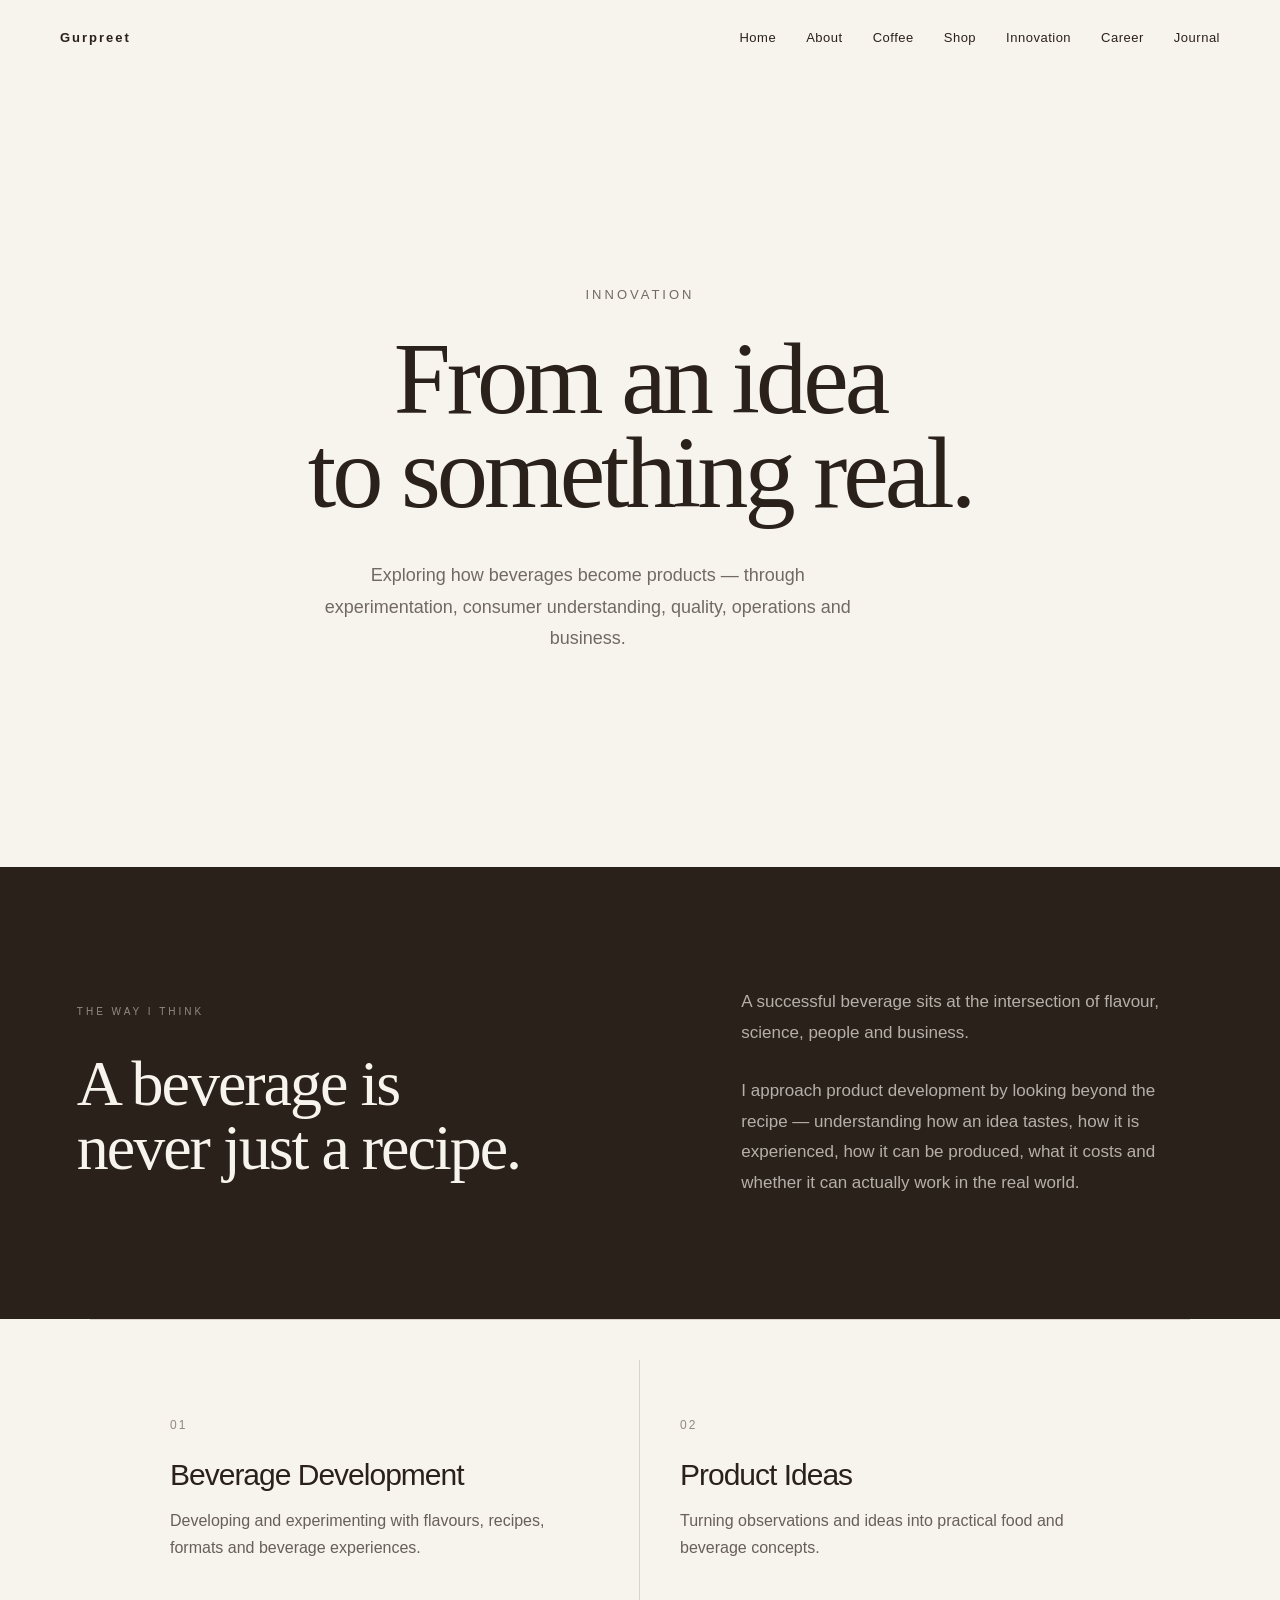
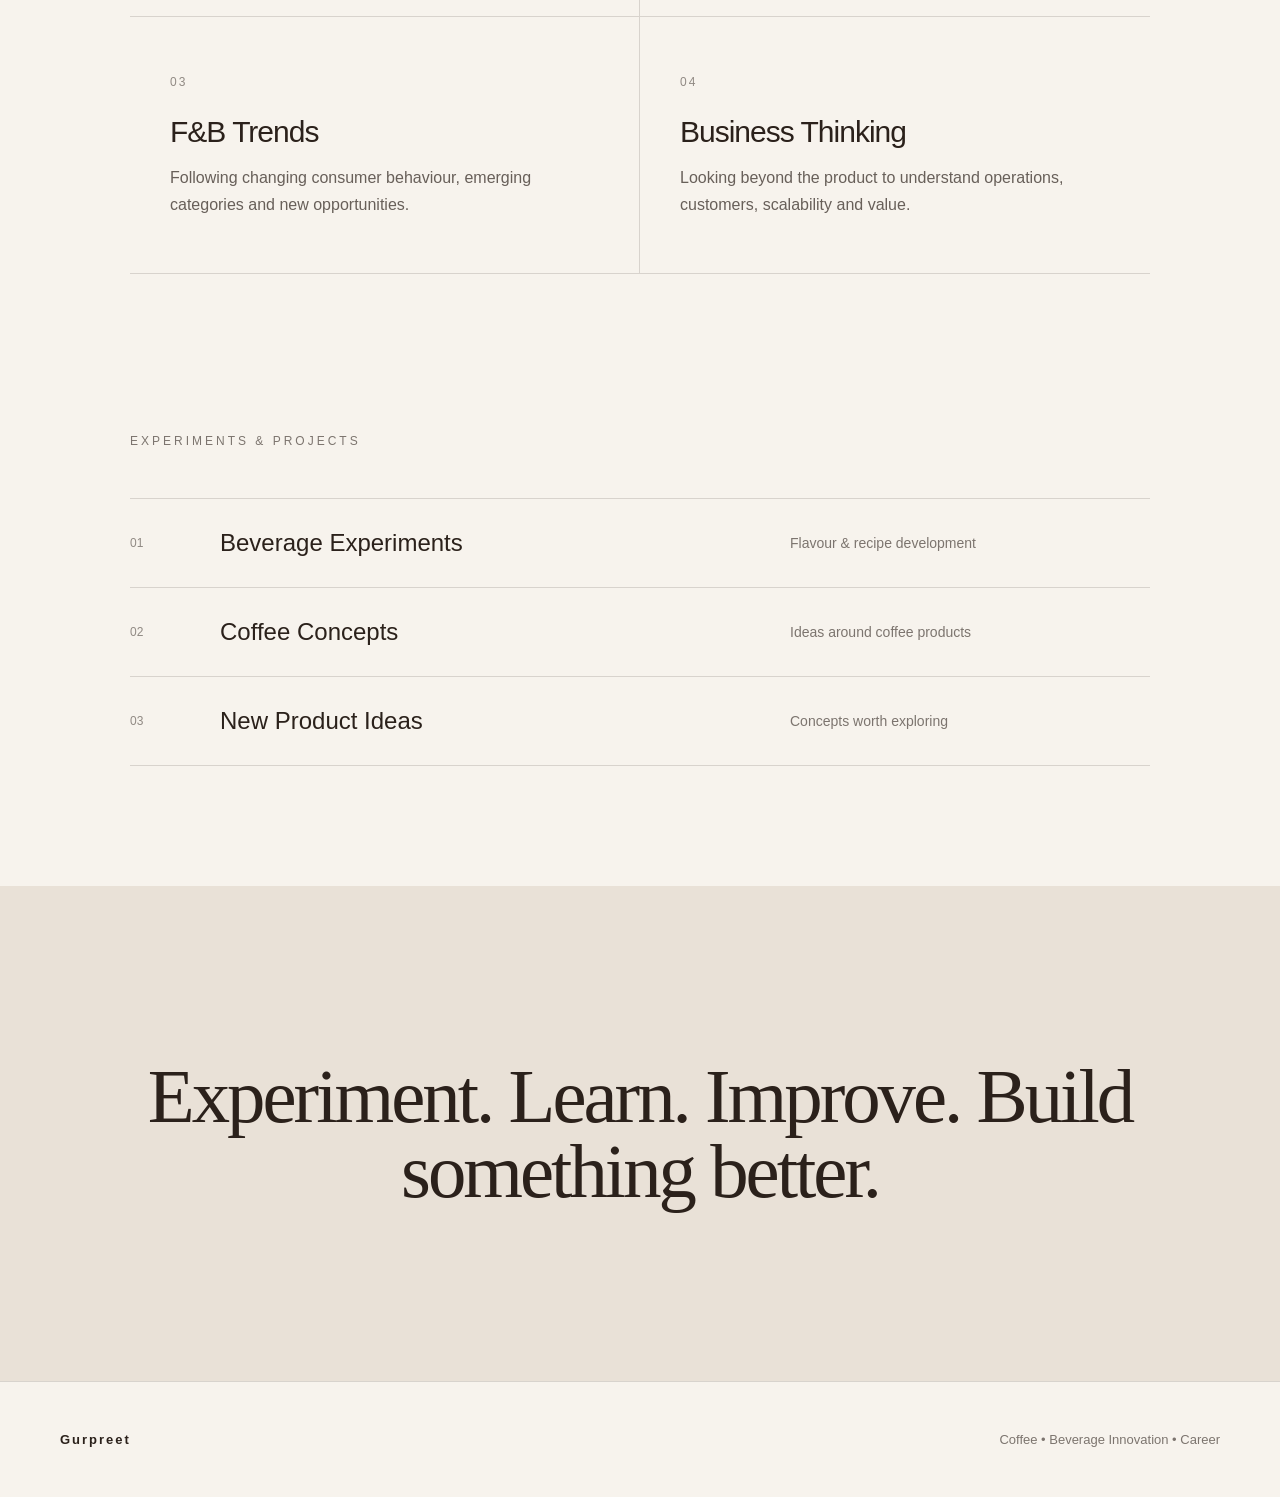
<file: Innovation.html>
<!DOCTYPE html>
<html lang="en">

<head>

    <meta charset="UTF-8">

    <meta name="viewport" content="width=device-width, initial-scale=1.0">

    <title>Innovation | Gurpreet</title>

    <link rel="stylesheet" href="Css/Style.css">
</head>


<body>


    <!-- NAVIGATION -->

    <nav class="navbar">

        <div class="logo">
            Gurpreet
        </div>


        <div class="nav-links">

            <a href="index.html">Home</a>
            <a href="About.html">About</a>
            <a href="Coffee.html">Coffee</a>
            <a href="Shop.html">Shop</a>
            <a href="Innovation.html">Innovation</a>
            <a href="Career.html">Career</a>
            <a href="Journal.html">Journal</a>
        </div>
        <button class="menu-button" onclick="toggleMenu()">
            ☰
        </button>
    </nav>


    <!-- INNOVATION HERO -->

    <main>

        <section class="page-hero innovation-hero">

            <div class="innovation-hero-content">

                <p class="eyebrow">INNOVATION</p>

                <h1>
                    From an idea<br>
                    to something real.
                </h1>

                <p class="page-intro">
                    Exploring how beverages become products —
                    through experimentation, consumer understanding,
                    quality, operations and business.
                </p>

            </div>

        </section>


        <!-- INTRO -->

        <section class="innovation-statement">

            <div class="innovation-statement-heading">
                <p class="eyebrow">THE WAY I THINK</p>

                <h2>
                    A beverage is<br>
                    never just a recipe.
                </h2>
            </div>

            <div class="innovation-statement-content">

                <p>
                    A successful beverage sits at the intersection of
                    flavour, science, people and business.
                </p>

                <p>
                    I approach product development by looking beyond
                    the recipe — understanding how an idea tastes,
                    how it is experienced, how it can be produced,
                    what it costs and whether it can actually work
                    in the real world.
                </p>

            </div>

        </section>


        <!-- INNOVATION AREAS -->

        <section class="innovation-grid">

            <article class="innovation-card">

                <span>01</span>

                <h3>
                    Beverage Development
                </h3>

                <p>
                    Developing and experimenting with
                    flavours, recipes, formats and
                    beverage experiences.
                </p>

            </article>


            <article class="innovation-card">

                <span>02</span>

                <h3>
                    Product Ideas
                </h3>

                <p>
                    Turning observations and ideas into
                    practical food and beverage concepts.
                </p>

            </article>


            <article class="innovation-card">

                <span>03</span>

                <h3>
                    F&B Trends
                </h3>

                <p>
                    Following changing consumer behaviour,
                    emerging categories and new opportunities.
                </p>

            </article>


            <article class="innovation-card">

                <span>04</span>

                <h3>
                    Business Thinking
                </h3>

                <p>
                    Looking beyond the product to understand
                    operations, customers, scalability and value.
                </p>

            </article>

        </section>


        <!-- PROJECTS -->

        <section class="innovation-projects">

            <div class="section-label">
                EXPERIMENTS & PROJECTS
            </div>


            <div class="project-list">


                <div class="project-row">

                    <span>01</span>

                    <h3>
                        Beverage Experiments
                    </h3>

                    <p>
                        Flavour & recipe development
                    </p>

                </div>


                <div class="project-row">

                    <span>02</span>

                    <h3>
                        Coffee Concepts
                    </h3>

                    <p>
                        Ideas around coffee products
                    </p>

                </div>


                <div class="project-row">

                    <span>03</span>

                    <h3>
                        New Product Ideas
                    </h3>

                    <p>
                        Concepts worth exploring
                    </p>

                </div>


            </div>

        </section>


        <!-- STATEMENT -->

        <section class="innovation-final">

            <p>
                Experiment. Learn. Improve.
                Build something better.
            </p>

        </section>


    </main>


    <!-- FOOTER -->

    <footer>

        <div class="logo">
            Gurpreet
        </div>

        <p>
            Coffee • Beverage Innovation • Career
        </p>

    </footer>
    <script src="Js/Script.js"></script>
</body>

</html>
</file>
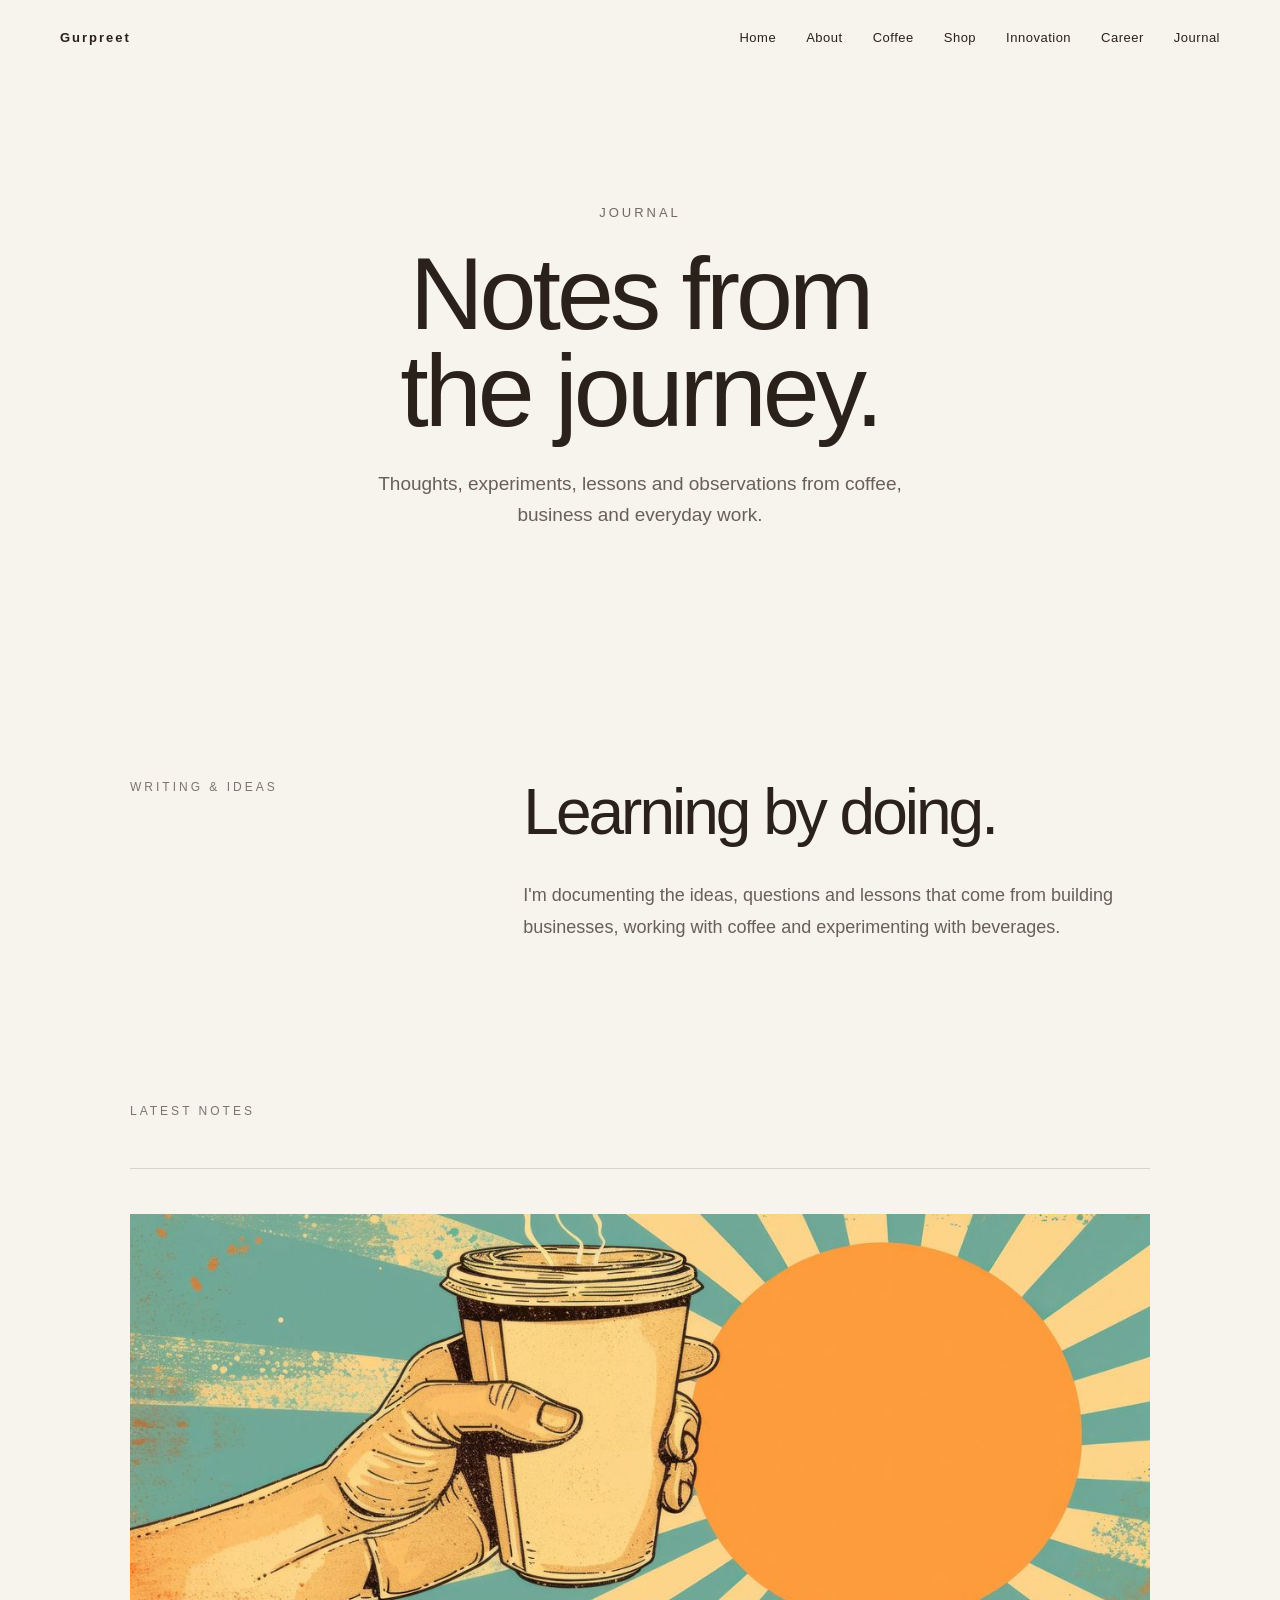
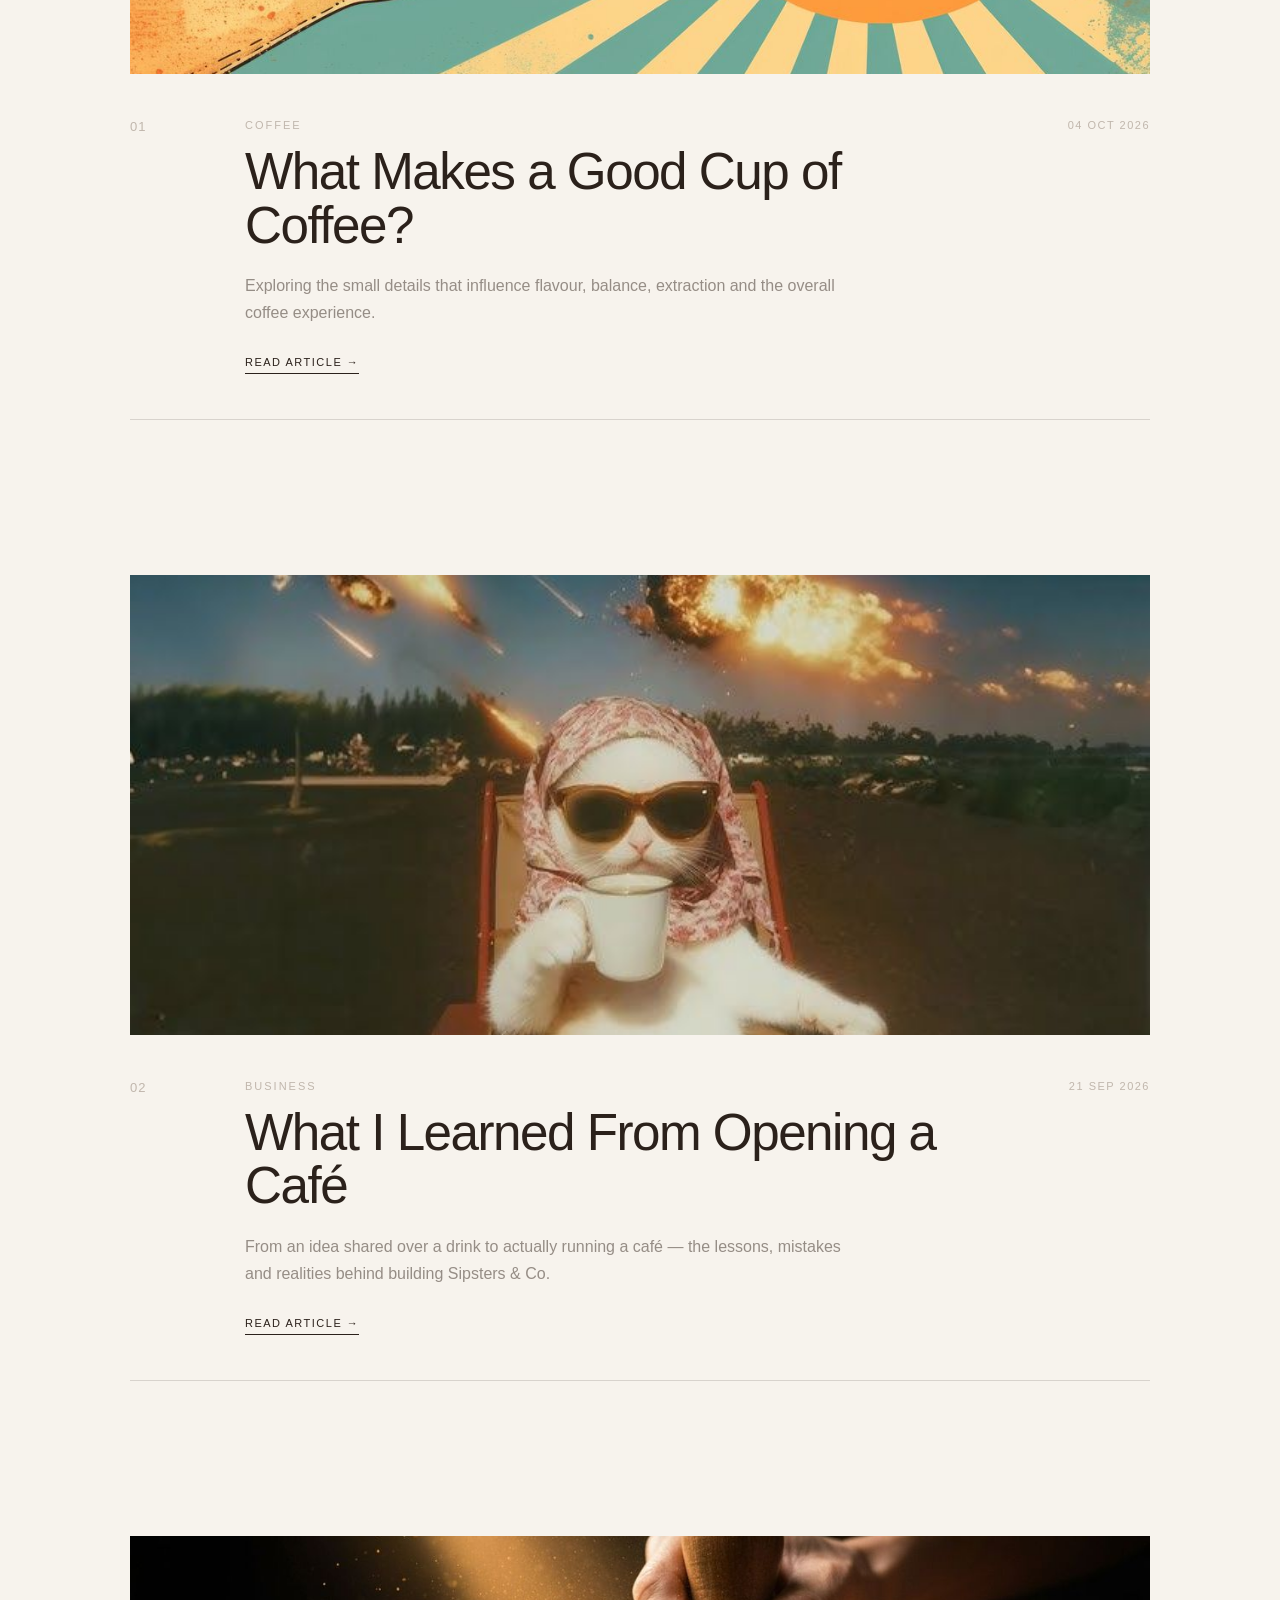
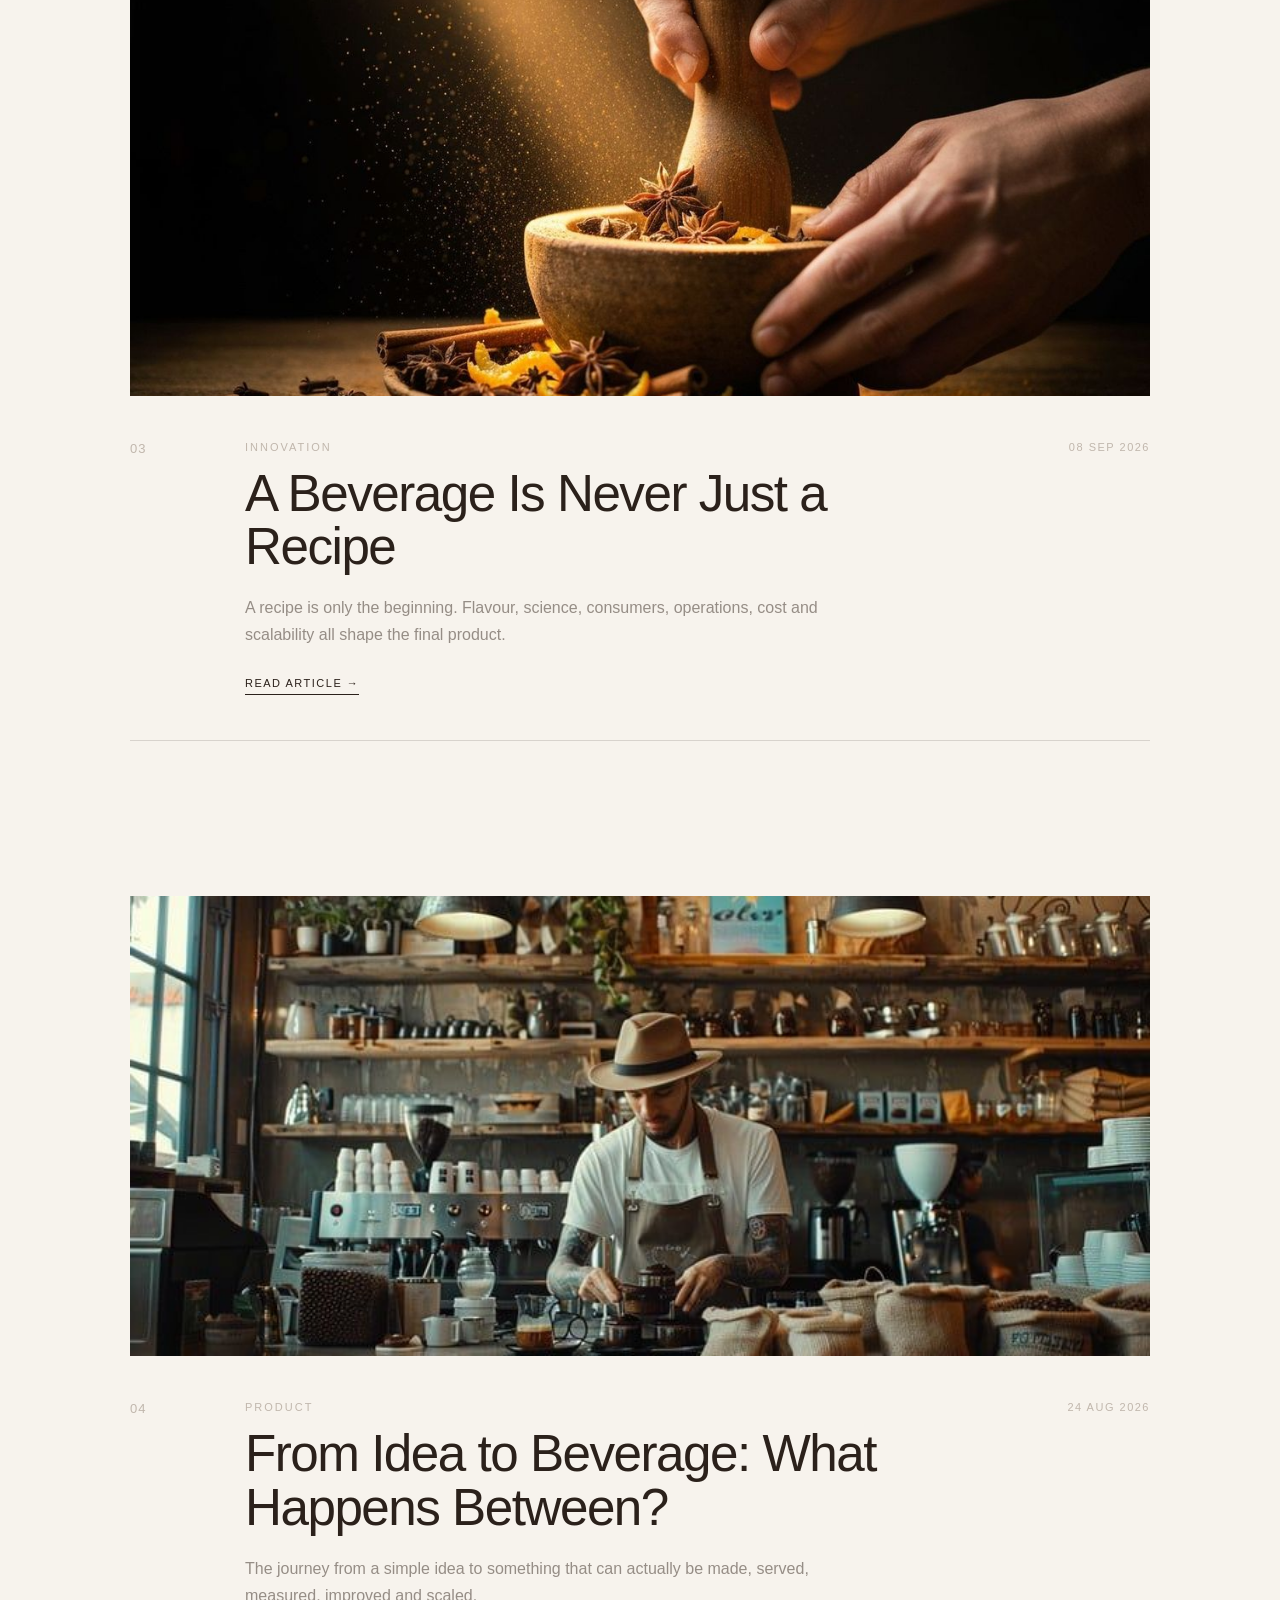
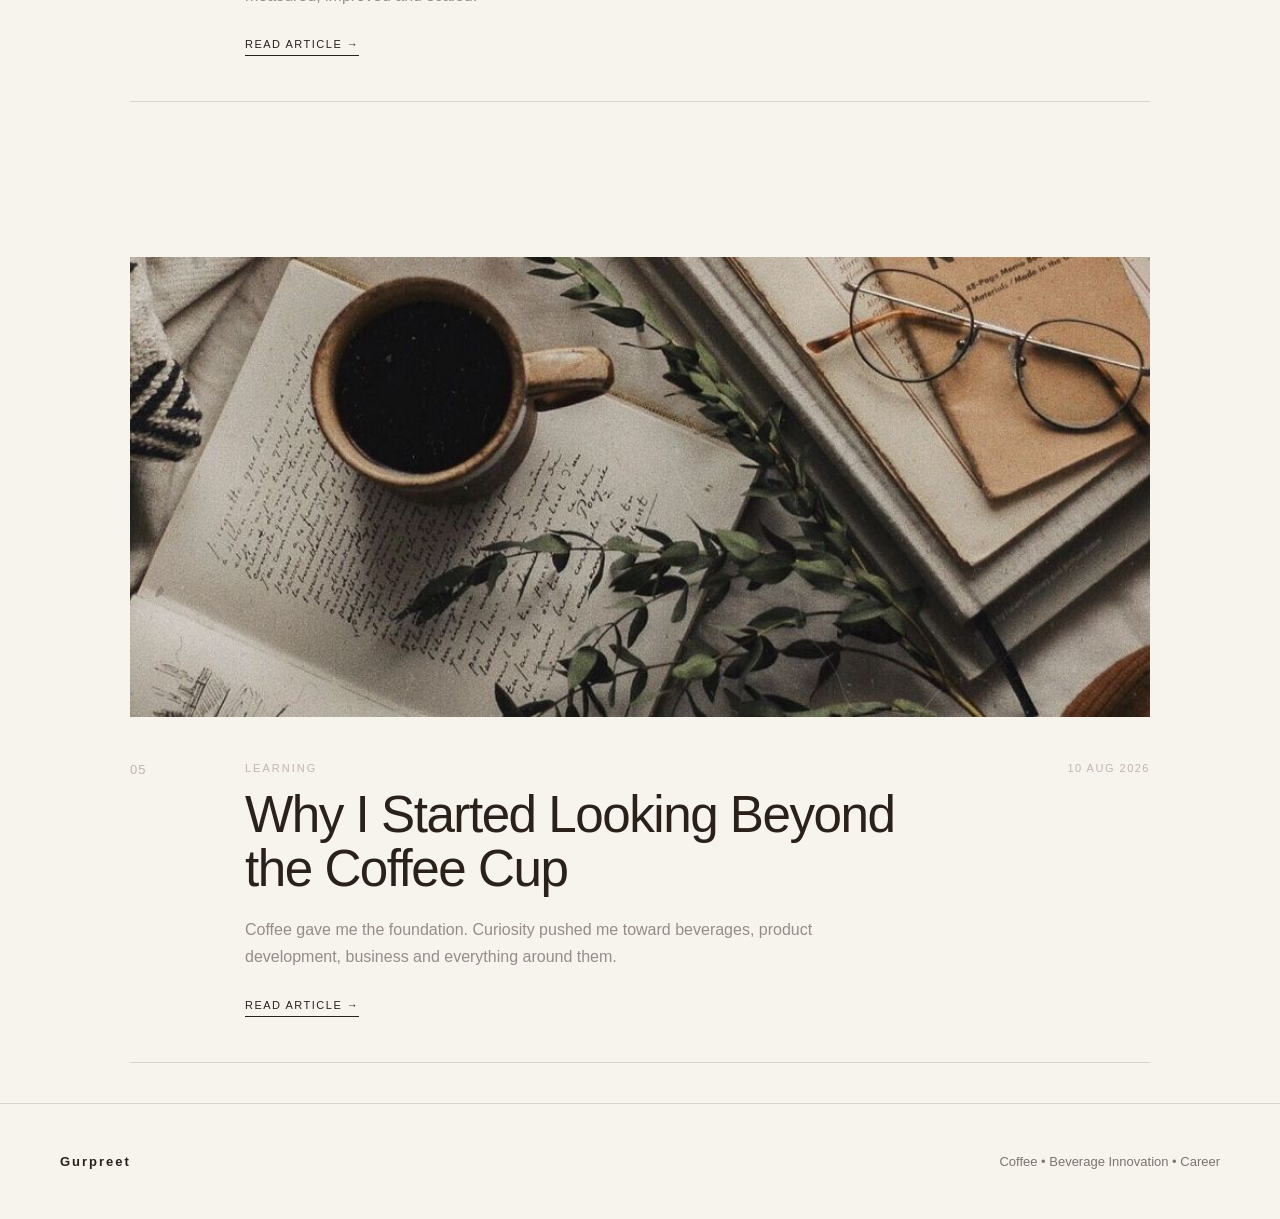
<file: Journal.html>
<!DOCTYPE html>
<html lang="en">

<head>

    <meta charset="UTF-8">

    <meta name="viewport" content="width=device-width, initial-scale=1.0">

    <title>Journal | Gurpreet</title>

    <link rel="stylesheet" href="Css/Style.css">

</head>


<body>


    <!-- NAVIGATION -->

    <nav class="navbar">

        <div class="logo">
            Gurpreet
        </div>


        <div class="nav-links">

            <a href="index.html">Home</a>
            <a href="About.html">About</a>
            <a href="Coffee.html">Coffee</a>
            <a href="Shop.html">Shop</a>
            <a href="Innovation.html">Innovation</a>
            <a href="Career.html">Career</a>
            <a href="Journal.html">Journal</a>

        </div>
        <button class="menu-button" onclick="toggleMenu()">
            ☰
        </button>
    </nav>


    <!-- JOURNAL HERO -->

    <main>

        <section class="page-hero journal-hero">

            <p class="eyebrow">
                JOURNAL
            </p>

            <h1>
                Notes from<br>
                the journey.
            </h1>

            <p class="page-intro">
                Thoughts, experiments, lessons and observations
                from coffee, business and everyday work.
            </p>

        </section>


        <!-- JOURNAL INTRO -->

        <section class="journal-intro">

            <div class="section-label">
                WRITING & IDEAS
            </div>


            <div class="journal-intro-text">

                <h2>
                    Learning by doing.
                </h2>

                <p>
                    I'm documenting the ideas, questions and
                    lessons that come from building businesses,
                    working with coffee and experimenting with
                    beverages.
                </p>

            </div>

        </section>

        <!-- JOURNAL POSTS -->

        <section class="journal-section">

            <div class="section-label">
                LATEST NOTES
            </div>

            <div class="journal-list">

                <!-- ARTICLE 01 -->

                <article class="journal-post">

                    <div class="journal-image">
                        <img src="Images\journal-coffee.jpg" alt="Pour over coffee brewing">
                    </div>

                    <div class="journal-number">
                        01
                    </div>

                    <div class="journal-post-content">

                        <p class="journal-category">
                            COFFEE
                        </p>

                        <h2>
                            What Makes a Good Cup of Coffee?
                        </h2>

                        <p class="journal-excerpt">
                            Exploring the small details that influence
                            flavour, balance, extraction and the overall
                            coffee experience.
                        </p>

                        <a href="Article-01.html" class="read-more">
                            Read Article →
                        </a>

                    </div>

                    <div class="journal-date">
                        04 OCT 2026
                    </div>

                </article>


                <!-- ARTICLE 02 -->

                <article class="journal-post">
                    <div class="journal-image">
                        <img src="Images\journal-cafe.jpg.jpeg" alt="Coffee shop and cafe experience">
                    </div>
                    <div class="journal-number">
                        02
                    </div>

                    <div class="journal-post-content">

                        <p class="journal-category">
                            BUSINESS
                        </p>

                        <h2>
                            What I Learned From Opening a Café
                        </h2>

                        <p class="journal-excerpt">
                            From an idea shared over a drink to actually
                            running a café — the lessons, mistakes and
                            realities behind building Sipsters & Co.
                        </p>

                        <a href="Article-02.html" class="read-more">
                            Read Article →
                        </a>

                    </div>

                    <div class="journal-date">
                        21 SEP 2026
                    </div>

                </article>


                <!-- ARTICLE 03 -->

                <article class="journal-post">
                    <div class="journal-image">
                        <img src="Images\dd5f26f7b5ba2b6a5a4ad93f71f66ead.jpg"
                            alt="Beverage experimentation and product development">
                    </div>

                    <div class="journal-number">
                        03
                    </div>

                    <div class="journal-post-content">

                        <p class="journal-category">
                            INNOVATION
                        </p>

                        <h2>
                            A Beverage Is Never Just a Recipe
                        </h2>

                        <p class="journal-excerpt">
                            A recipe is only the beginning. Flavour,
                            science, consumers, operations, cost and
                            scalability all shape the final product.
                        </p>

                        <a href="Article-03.html" class="read-more">
                            Read Article →
                        </a>

                    </div>

                    <div class="journal-date">
                        08 SEP 2026
                    </div>

                </article>


                <!-- ARTICLE 04 -->

                <article class="journal-post">
                    <div class="journal-image">
                        <img src="Images\journal-product.jpg.jpg" alt="Beverage product development">
                    </div>

                    <div class="journal-number">
                        04
                    </div>

                    <div class="journal-post-content">

                        <p class="journal-category">
                            PRODUCT
                        </p>

                        <h2>
                            From Idea to Beverage: What Happens Between?
                        </h2>

                        <p class="journal-excerpt">
                            The journey from a simple idea to something
                            that can actually be made, served, measured,
                            improved and scaled.
                        </p>

                        <a href="Article-04.html" class="read-more">
                            Read Article →
                        </a>

                    </div>

                    <div class="journal-date">
                        24 AUG 2026
                    </div>

                </article>


                <!-- ARTICLE 05 -->

                <article class="journal-post">
                    <div class="journal-image">
                        <img src="Images\journal-learning.jpg.jpg" alt="Coffee, learning and creative work">
                    </div>

                    <div class="journal-number">
                        05
                    </div>

                    <div class="journal-post-content">

                        <p class="journal-category">
                            LEARNING
                        </p>

                        <h2>
                            Why I Started Looking Beyond the Coffee Cup
                        </h2>

                        <p class="journal-excerpt">
                            Coffee gave me the foundation. Curiosity
                            pushed me toward beverages, product
                            development, business and everything around them.
                        </p>

                        <a href="Article-05.html" class="read-more">
                            Read Article →
                        </a>

                    </div>

                    <div class="journal-date">
                        10 AUG 2026
                    </div>

                </article>

            </div>

        </section>



    </main>


    <!-- FOOTER -->

    <footer>

        <div class="logo">
            Gurpreet
        </div>

        <p>
            Coffee • Beverage Innovation • Career
        </p>

    </footer>

    <script src="Js/Script.js"></script>
</body>

</html>
</file>
<file: Css/Style.css>
/* ========================================
   GURPREET WEBSITE
   ======================================== */


/* ---------- RESET ---------- */

* {
    margin: 0;
    padding: 0;
    box-sizing: border-box;
}


/* ---------- BODY ---------- */

body {
    font-family: Arial, sans-serif;
    background-color: #f7f3ed;
    color: #2b211b;
}


/* ---------- NAVIGATION ---------- */

.navbar {
    width: 100%;
    padding: 30px 60px;

    display: flex;
    justify-content: space-between;
    align-items: center;
}


/* LOGO */

.logo {
    font-size: 24px;
    font-weight: 600;
}


/* NAVIGATION LINKS */

.nav-links {
    display: flex;
    gap: 30px;
}


.nav-links a {

    text-decoration: none;

    color: #2b211b;

    font-size: 13px;
    letter-spacing: 0.5px;
    transition: opacity 0.3s ease;

}

.nav-links a:hover {
    opacity: 0.5;
}


/* ---------- HERO ---------- */

.hero {
    min-height: calc(100vh - 90px);

    display: flex;
    flex-direction: column;

    justify-content: center;
    align-items: center;

    text-align: center;

    padding: 40px 20px;
}


/* SMALL TITLE */

.eyebrow {
    font-size: 13px;
    letter-spacing: 3px;

    margin-bottom: 25px;

    opacity: 0.65;
}


/* MAIN HEADING */

.hero h1 {
    font-size: clamp(60px, 8vw, 120px);

    line-height: 0.95;

    letter-spacing: -5px;

    font-weight: 500;

    margin-bottom: 35px;
}


/* DESCRIPTION */

.hero-text {
    max-width: 520px;

    font-size: 18px;

    line-height: 1.6;

    opacity: 0.75;

    margin-bottom: 35px;
}


/* ---------- BUTTONS ---------- */

.hero-buttons {
    display: flex;
    gap: 15px;
}


.button {

    display: inline-block;

    padding: 15px 28px;

    background-color: #2b211b;

    color: #ffffff;

    text-decoration: none;

    border-radius: 2px;

    font-size: 13px;

    letter-spacing: 0.5px;

    transition: transform 0.3s ease,
        opacity 0.3s ease;

}


.button:hover {
    transform: translateY(-2px);

    opacity: 0.85;
}


/* SECONDARY BUTTON */

.button.secondary {
    background-color: transparent;

    color: #2b211b;

    border: 1px solid #2b211b;
}


/* ---------- MOBILE ---------- */

@media (max-width: 768px) {

    .navbar {
        padding: 22px 25px;
    }


    .nav-links {
        display: none;
    }


    .hero h1 {
        letter-spacing: -3px;
    }


    .hero-text {
        font-size: 16px;
    }

}

/* ========================================
   ABOUT PAGE
   ======================================== */


/* ---------- PAGE HERO ---------- */

.page-hero {
    min-height: 65vh;

    display: flex;
    flex-direction: column;

    justify-content: center;
    align-items: center;

    text-align: center;

    padding: 80px 25px;
}


.page-hero h1 {
    font-size: clamp(55px, 8vw, 110px);

    line-height: 0.95;

    letter-spacing: -4px;

    font-weight: 500;

    margin-bottom: 30px;
}


.page-intro {
    max-width: 550px;

    font-size: 19px;

    line-height: 1.6;

    opacity: 0.7;
}


/* ---------- ABOUT CONTENT ---------- */

.about-content {
    max-width: 1100px;

    margin: 0 auto;

    padding: 120px 40px;

    display: grid;

    grid-template-columns: 1fr 2fr;

    gap: 80px;
}


.section-label {
    font-size: 12px;

    letter-spacing: 3px;

    opacity: 0.6;
}


.story h2 {
    font-size: clamp(35px, 5vw, 60px);

    line-height: 1;

    letter-spacing: -2px;

    font-weight: 500;

    margin-bottom: 40px;
}


.story p {
    max-width: 650px;

    font-size: 18px;

    line-height: 1.8;

    margin-bottom: 25px;

    opacity: 0.75;
}


/* ---------- FOOTER ---------- */

footer {
    padding: 50px 60px;

    border-top: 1px solid rgba(43, 33, 27, 0.15);

    display: flex;

    justify-content: space-between;

    align-items: center;
}


footer p {
    font-size: 13px;

    opacity: 0.6;
}


/* ---------- MOBILE ABOUT PAGE ---------- */

@media (max-width: 768px) {

    .page-hero {
        min-height: 60vh;
    }


    .page-hero h1 {
        letter-spacing: -3px;
    }


    .about-content {
        grid-template-columns: 1fr;

        gap: 35px;

        padding: 80px 25px;
    }


    footer {
        padding: 40px 25px;

        flex-direction: column;

        gap: 15px;

        align-items: flex-start;
    }

}

/* ========================================
   COFFEE PAGE
   ======================================== */


/* ---------- COFFEE INTRO ---------- */

.coffee-intro {

    max-width: 1100px;

    margin: 0 auto;

    padding: 120px 40px;

    display: grid;

    grid-template-columns: 1fr 2fr;

    gap: 80px;
}


.coffee-text h2 {

    font-size: clamp(35px, 5vw, 60px);

    line-height: 1;

    letter-spacing: -2px;

    font-weight: 500;

    margin-bottom: 40px;

}


.coffee-text p {

    max-width: 650px;

    font-size: 18px;

    line-height: 1.8;

    margin-bottom: 25px;

    opacity: 0.75;

}


/* ---------- COFFEE GRID ---------- */

.coffee-grid {

    max-width: 1100px;

    margin: 0 auto;

    padding: 40px;

    display: grid;

    grid-template-columns: 1fr 1fr;

    border-top: 1px solid rgba(43, 33, 27, 0.15);

}


.coffee-card {

    padding: 55px 40px;

    border-bottom: 1px solid rgba(43, 33, 27, 0.15);

}


.coffee-card:nth-child(odd) {

    border-right: 1px solid rgba(43, 33, 27, 0.15);

}


.coffee-card span {

    font-size: 12px;

    letter-spacing: 2px;

    opacity: 0.5;

}


.coffee-card h3 {

    font-size: 32px;

    font-weight: 500;

    letter-spacing: -1px;

    margin: 25px 0 15px;

}


.coffee-card p {

    max-width: 400px;

    font-size: 16px;

    line-height: 1.7;

    opacity: 0.7;

}


/* ---------- COFFEE STATEMENT ---------- */

.coffee-statement {

    min-height: 50vh;

    display: flex;

    align-items: center;

    justify-content: center;

    text-align: center;

    padding: 100px 25px;

}


.coffee-statement p {

    max-width: 900px;

    font-size: clamp(35px, 5vw, 70px);

    line-height: 1.05;

    letter-spacing: -3px;

    font-weight: 500;

}


/* ---------- MOBILE ---------- */

@media (max-width: 768px) {

    .coffee-intro {

        grid-template-columns: 1fr;

        gap: 35px;

        padding: 80px 25px;

    }


    .coffee-grid {

        grid-template-columns: 1fr;

        padding: 25px;

    }


    .coffee-card {

        padding: 45px 10px;

    }


    .coffee-card:nth-child(odd) {

        border-right: none;

    }


    .coffee-statement p {

        letter-spacing: -2px;

    }

}

/* ========================================
   SHOP PAGE
   ======================================== */


/* ---------- SHOP SECTION ---------- */

.shop-section {

    max-width: 1200px;

    margin: 0 auto;

    padding: 100px 40px 140px;

}


/* ---------- PRODUCT GRID ---------- */

.product-grid {

    display: grid;

    grid-template-columns: repeat(3, 1fr);

    gap: 25px;

    margin-top: 50px;

}


/* ---------- PRODUCT CARD ---------- */

.product-card {

    border: 1px solid rgba(43, 33, 27, 0.15);

    background: rgba(255, 255, 255, 0.25);

    transition: transform 0.3s ease;

}


.product-card:hover {

    transform: translateY(-5px);

}


/* ---------- PRODUCT IMAGE ---------- */

.product-image {

    aspect-ratio: 1 / 1;

    background-color: #ded7cc;

    display: flex;

    align-items: center;

    justify-content: center;

    text-align: center;

}


.product-image span {

    font-size: 11px;

    letter-spacing: 3px;

    opacity: 0.55;

}


/* ---------- PRODUCT INFO ---------- */

.product-info {

    padding: 30px;

    min-height: 230px;

    display: flex;

    flex-direction: column;

    justify-content: space-between;

}


.product-info h2 {

    font-size: 28px;

    font-weight: 500;

    letter-spacing: -1px;

    margin-bottom: 12px;

}


.product-info p {

    font-size: 15px;

    line-height: 1.7;

    opacity: 0.65;

}


/* ---------- PRODUCT BOTTOM ---------- */

.product-bottom {

    display: flex;

    justify-content: space-between;

    align-items: center;

    gap: 15px;

}


.price {

    font-size: 15px;

    font-weight: 600;

}


.product-button {

    display: inline-block;

    padding: 10px 17px;

    border: 1px solid #2b211b;

    border-radius: 25px;

    color: #2b211b;

    text-decoration: none;

    font-size: 12px;

    transition: all 0.3s ease;

}


.product-button:hover {

    background-color: #2b211b;

    color: #ffffff;

}


.product-button.disabled {

    opacity: 0.4;

    border-color: #2b211b;

}


/* ---------- SHOP STATEMENT ---------- */

.shop-statement {

    min-height: 45vh;

    padding: 100px 25px;

    display: flex;

    justify-content: center;

    align-items: center;

    text-align: center;

}


.shop-statement p {

    max-width: 850px;

    font-size: clamp(35px, 5vw, 70px);

    line-height: 1.05;

    letter-spacing: -3px;

    font-weight: 500;

}


/* ---------- MOBILE SHOP ---------- */

@media (max-width: 900px) {

    .product-grid {

        grid-template-columns: 1fr 1fr;

    }

}


@media (max-width: 600px) {

    .shop-section {

        padding: 80px 25px 100px;

    }


    .product-grid {

        grid-template-columns: 1fr;

    }


    .product-info {

        min-height: 210px;

    }


    .shop-statement p {

        letter-spacing: -2px;

    }

}

/* ========================================
   INNOVATION PAGE
   ======================================== */


/* ---------- INNOVATION INTRO ---------- */

.innovation-intro {

    max-width: 1100px;

    margin: 0 auto;

    padding: 120px 40px;

    display: grid;

    grid-template-columns: 1fr 2fr;

    gap: 80px;

}


.innovation-text h2 {

    font-size: clamp(35px, 5vw, 60px);

    line-height: 1;

    letter-spacing: -2px;

    font-weight: 500;

    margin-bottom: 40px;

}


.innovation-text p {

    max-width: 650px;

    font-size: 18px;

    line-height: 1.8;

    margin-bottom: 25px;

    opacity: 0.75;

}


/* ---------- INNOVATION GRID ---------- */

.innovation-grid {

    max-width: 1100px;

    margin: 0 auto;

    padding: 40px;

    display: grid;

    grid-template-columns: 1fr 1fr;

    border-top: 1px solid rgba(43, 33, 27, 0.15);

}


.innovation-card {

    padding: 55px 40px;

    border-bottom: 1px solid rgba(43, 33, 27, 0.15);

}


.innovation-card:nth-child(odd) {

    border-right: 1px solid rgba(43, 33, 27, 0.15);

}


.innovation-card span {

    font-size: 12px;

    letter-spacing: 2px;

    opacity: 0.5;

}


.innovation-card h3 {

    font-size: 30px;

    font-weight: 500;

    letter-spacing: -1px;

    margin: 25px 0 15px;

}


.innovation-card p {

    max-width: 420px;

    font-size: 16px;

    line-height: 1.7;

    opacity: 0.7;

}


/* ---------- PROJECTS ---------- */

.innovation-projects {

    max-width: 1100px;

    margin: 0 auto;

    padding: 120px 40px;

}


.project-list {

    margin-top: 50px;

    border-top: 1px solid rgba(43, 33, 27, 0.15);

}


.project-row {

    display: grid;

    grid-template-columns: 60px 1.5fr 1fr;

    align-items: center;

    gap: 30px;

    padding: 30px 0;

    border-bottom: 1px solid rgba(43, 33, 27, 0.15);

}


.project-row span {

    font-size: 12px;

    opacity: 0.5;

}


.project-row h3 {

    font-size: 24px;

    font-weight: 500;

}


.project-row p {

    font-size: 14px;

    opacity: 0.6;

}





/* ---------- MOBILE ---------- */

@media (max-width: 768px) {

    .innovation-intro {

        grid-template-columns: 1fr;

        gap: 35px;

        padding: 80px 25px;

    }


    .innovation-grid {

        grid-template-columns: 1fr;

        padding: 25px;

    }


    .innovation-card {

        padding: 45px 10px;

    }


    .innovation-card:nth-child(odd) {

        border-right: none;

    }


    .innovation-projects {

        padding: 80px 25px;

    }


    .project-row {

        grid-template-columns: 40px 1fr;

        gap: 15px;

    }


    .project-row p {

        grid-column: 2;

    }


    .innovation-statement p {

        letter-spacing: -2px;

    }

}

/* ========================================
   CAREER PAGE
   ======================================== */


/* ---------- CAREER SECTION ---------- */

.career-section {

    max-width: 1100px;

    margin: 0 auto;

    padding: 120px 40px;

}


/* ---------- EXPERIENCE ---------- */

.experience-list {

    margin-top: 60px;

}


.experience-item {

    display: grid;

    grid-template-columns: 220px 1fr;

    gap: 60px;

    padding: 45px 0;

    border-top: 1px solid rgba(43, 33, 27, 0.15);

}


.experience-item:last-child {

    border-bottom: 1px solid rgba(43, 33, 27, 0.15);

}


.experience-date {

    font-size: 12px;

    letter-spacing: 2px;

    opacity: 0.55;

}


.experience-content h2 {

    font-size: 32px;

    font-weight: 500;

    letter-spacing: -1px;

    margin-bottom: 8px;

}


.experience-content h3 {

    font-size: 14px;

    font-weight: 400;

    letter-spacing: 1px;

    text-transform: uppercase;

    opacity: 0.55;

    margin-bottom: 25px;

}


.experience-content p {

    max-width: 600px;

    font-size: 17px;

    line-height: 1.7;

    opacity: 0.7;

}


/* ---------- SKILLS ---------- */

.skills-section {

    max-width: 1100px;

    margin: 0 auto;

    padding: 80px 40px 120px;

}


.skills-grid {

    display: grid;

    grid-template-columns: 1fr 1fr;

    margin-top: 50px;

    border-top: 1px solid rgba(43, 33, 27, 0.15);

}


.skill {

    padding: 25px 0;

    font-size: 20px;

    border-bottom: 1px solid rgba(43, 33, 27, 0.15);

}


.skill:nth-child(odd) {

    margin-right: 40px;

}


/* ---------- PROJECTS ---------- */

.career-projects {

    max-width: 1100px;

    margin: 0 auto;

    padding: 80px 40px 120px;

}


.career-project-list {

    margin-top: 50px;

}


.career-project {

    display: grid;

    grid-template-columns: 60px 1fr;

    gap: 30px;

    padding: 35px 0;

    border-top: 1px solid rgba(43, 33, 27, 0.15);

}


.career-project:last-child {

    border-bottom: 1px solid rgba(43, 33, 27, 0.15);

}


.career-project span {

    font-size: 12px;

    opacity: 0.5;

}


.career-project h3 {

    font-size: 28px;

    font-weight: 500;

    margin-bottom: 10px;

}


.career-project p {

    font-size: 15px;

    line-height: 1.7;

    opacity: 0.65;

}


/* ---------- CAREER CONTACT ---------- */

.career-contact {

    min-height: 65vh;

    padding: 120px 25px;

    display: flex;

    flex-direction: column;

    justify-content: center;

    align-items: center;

    text-align: center;

}


.career-contact h2 {

    font-size: clamp(45px, 7vw, 90px);

    line-height: 0.95;

    letter-spacing: -4px;

    font-weight: 500;

    margin: 25px 0 30px;

}


.career-contact p:not(.eyebrow) {

    max-width: 500px;

    font-size: 17px;

    line-height: 1.7;

    opacity: 0.7;

    margin-bottom: 30px;

}


/* ---------- MOBILE ---------- */

@media (max-width: 768px) {

    .career-section {

        padding: 80px 25px;

    }


    .experience-item {

        grid-template-columns: 1fr;

        gap: 20px;

        padding: 40px 0;

    }


    .skills-section {

        padding: 60px 25px 80px;

    }


    .skills-grid {

        grid-template-columns: 1fr;

    }


    .skill:nth-child(odd) {

        margin-right: 0;

    }


    .career-projects {

        padding: 60px 25px 80px;

    }


    .career-contact {

        min-height: 55vh;

    }


    .career-contact h2 {

        letter-spacing: -3px;

    }

}

/* ========================================
   JOURNAL PAGE
   ======================================== */


/* ---------- JOURNAL INTRO ---------- */

.journal-intro {

    max-width: 1100px;

    margin: 0 auto;

    padding: 120px 40px;

    display: grid;

    grid-template-columns: 1fr 2fr;

    gap: 80px;

}


.journal-intro-text h2 {

    font-size: clamp(40px, 5vw, 65px);

    line-height: 1;

    letter-spacing: -3px;

    font-weight: 500;

    margin-bottom: 35px;

}


.journal-intro-text p {

    max-width: 650px;

    font-size: 18px;

    line-height: 1.8;

    opacity: 0.7;

}


/* ---------- JOURNAL SECTION ---------- */

.journal-section {

    max-width: 1100px;

    margin: 0 auto;

    padding: 40px;

}


.journal-list {

    margin-top: 50px;

    border-top: 1px solid rgba(43, 33, 27, 0.15);

}


/* ---------- JOURNAL POST ---------- */

.journal-post {

    display: grid;

    grid-template-columns: 60px 1fr 100px;

    gap: 30px;

    padding: 45px 0;

    border-bottom: 1px solid rgba(43, 33, 27, 0.15);

}


.journal-number {

    font-size: 12px;

    opacity: 0.5;

}


.journal-category {

    font-size: 11px;

    letter-spacing: 3px;

    opacity: 0.5;

    margin-bottom: 18px;

}


.journal-post-content h2 {

    font-size: 32px;

    line-height: 1.1;

    letter-spacing: -1px;

    font-weight: 500;

    margin-bottom: 15px;

}


.journal-excerpt {

    max-width: 600px;

    font-size: 16px;

    line-height: 1.7;

    opacity: 0.65;

    margin-bottom: 20px;

}


.read-more {

    color: #2b211b;

    text-decoration: none;

    font-size: 13px;

    border-bottom: 1px solid rgba(43, 33, 27, 0.5);

    padding-bottom: 3px;

}


.read-more:hover {

    opacity: 0.5;

}


.journal-date {

    font-size: 11px;

    letter-spacing: 2px;

    opacity: 0.5;

    text-align: right;

}


/* ---------- JOURNAL STATEMENT ---------- */

.journal-statement {

    min-height: 55vh;

    padding: 120px 25px;

    display: flex;

    justify-content: center;

    align-items: center;

    text-align: center;

}


.journal-statement p {

    font-size: clamp(45px, 7vw, 90px);

    line-height: 0.95;

    letter-spacing: -4px;

    font-weight: 500;

}


/* ---------- MOBILE ---------- */

@media (max-width: 768px) {

    .journal-intro {

        grid-template-columns: 1fr;

        gap: 35px;

        padding: 80px 25px;

    }


    .journal-section {

        padding: 40px 25px;

    }


    .journal-post {

        grid-template-columns: 40px 1fr;

        gap: 15px;

        padding: 40px 0;

    }


    .journal-date {

        grid-column: 2;

        text-align: left;

        margin-top: 5px;

    }


    .journal-post-content h2 {

        font-size: 27px;

    }


    .journal-statement p {

        letter-spacing: -3px;

    }

}

/* ========================================
   HOME PAGE
   ======================================== */


/* ---------- HOME HERO ---------- */

.home-hero {

    min-height: calc(100vh - 90px);

    padding: 190px 25px 80px;

    display: flex;

    flex-direction: column;

    justify-content: flex-start;
    align-items: center;

    text-align: center;

}


.home-hero h1 {

    max-width: 1100px;

    font-size: clamp(70px, 10vw, 145px);

    line-height: 0.88;

    letter-spacing: -7px;

    font-weight: 500;

    margin-bottom: 45px;

}


.home-hero-text {

    max-width: 600px;

    font-size: 19px;

    line-height: 1.7;

    opacity: 0.7;

    margin-bottom: 35px;

}


/* ---------- HOME INTRO ---------- */

.home-intro {

    max-width: 1100px;

    margin: 0 auto;

    padding: 140px 40px;

    display: grid;

    grid-template-columns: 1fr 2fr;

    gap: 80px;

}


.home-intro-content h2 {

    font-size: clamp(48px, 6vw, 78px);
    line-height: 1;

    letter-spacing: -3px;

    font-weight: 500;

    margin-bottom: 35px;

}


.home-intro-content p {

    max-width: 650px;

    font-size: 18px;

    line-height: 1.8;

    opacity: 0.7;

    margin-bottom: 20px;

}


/* ---------- TEXT LINK ---------- */

.text-link {

    display: inline-block;

    margin-top: 10px;

    color: #2b211b;

    text-decoration: none;

    font-size: 14px;

    border-bottom: 1px solid rgba(43, 33, 27, 0.5);

    padding-bottom: 4px;

}


.text-link:hover {

    opacity: 0.5;

}


/* ---------- COFFEE FEATURE ---------- */

.home-feature {

    max-width: 1200px;

    margin: 0 auto;

    padding: 60px 40px 140px;

    display: grid;

    grid-template-columns: 1fr 1fr;

    min-height: 650px;

}


.feature-content {

    padding: 70px;

    display: flex;

    flex-direction: column;

    justify-content: center;

    background-color: #e9e1d6;

}


.feature-content h2 {

    font-size: clamp(40px, 5vw, 65px);

    line-height: 0.98;

    letter-spacing: -3px;

    font-weight: 500;

    margin: 20px 0 25px;

}


.feature-content p:not(.eyebrow) {

    max-width: 450px;

    font-size: 17px;

    line-height: 1.7;

    opacity: 0.7;

    margin-bottom: 30px;

}


.feature-content .button {

    align-self: flex-start;

}


.feature-placeholder {

    background-color: #d5cdc1;

    display: flex;

    align-items: center;

    justify-content: center;

}


.feature-placeholder span {

    font-size: 11px;

    letter-spacing: 3px;

    opacity: 0.5;

}


/* ---------- HOME INNOVATION ---------- */

.home-innovation {

    max-width: 1100px;

    margin: 0 auto;

    padding: 140px 40px;

    display: grid;

    grid-template-columns: 1fr 2fr;

    gap: 80px;

}


.home-innovation-content h2 {

    max-width: 750px;

    font-size: clamp(40px, 5vw, 65px);

    line-height: 1;

    letter-spacing: -3px;

    font-weight: 500;

    margin-bottom: 30px;

}


.home-innovation-content p {

    max-width: 600px;

    font-size: 18px;

    line-height: 1.8;

    opacity: 0.7;

    margin-bottom: 15px;

}


/* ---------- HOME SHOP ---------- */

.home-shop {

    max-width: 1100px;

    margin: 0 auto;

    padding: 120px 40px;

}


.home-shop-header {

    display: flex;

    justify-content: space-between;

    align-items: flex-end;

    gap: 30px;

    margin-top: 40px;

    margin-bottom: 50px;

}


.home-shop-header h2 {

    max-width: 600px;

    font-size: clamp(40px, 5vw, 65px);

    line-height: 1;

    letter-spacing: -3px;

    font-weight: 500;

}


.home-product-grid {

    display: grid;

    grid-template-columns: 1fr 1fr;

    gap: 25px;

}


.home-product {

    color: #2b211b;

    text-decoration: none;

}


.home-product-image {

    aspect-ratio: 1 / 1;

    background-color: #ded7cc;

    display: flex;

    align-items: center;

    justify-content: center;

    margin-bottom: 20px;

}


.home-product-image span {

    font-size: 11px;

    letter-spacing: 3px;

    opacity: 0.5;

}


.home-product h3 {

    font-size: 24px;

    font-weight: 500;

    margin-bottom: 5px;

}


.home-product p {

    font-size: 14px;

    opacity: 0.6;

}


/* ---------- HOME CAREER ---------- */

.home-career {

    max-width: 1100px;

    margin: 0 auto;

    padding: 140px 40px;

    display: grid;

    grid-template-columns: 1fr 2fr;

    gap: 80px;

}


.home-career-content h2 {

    font-size: clamp(40px, 5vw, 65px);

    line-height: 1;

    letter-spacing: -3px;

    font-weight: 500;

    margin-bottom: 30px;

}


.home-career-content p {

    max-width: 600px;

    font-size: 18px;

    line-height: 1.8;

    opacity: 0.7;

    margin-bottom: 30px;

}


/* ---------- HOME JOURNAL ---------- */

.home-journal {

    max-width: 1100px;

    margin: 0 auto;

    padding: 120px 40px;

}


.home-journal-header {

    display: flex;

    justify-content: space-between;

    align-items: flex-end;

    margin-top: 40px;

    margin-bottom: 50px;

}


.home-journal-header h2 {

    font-size: clamp(40px, 5vw, 65px);

    line-height: 1;

    letter-spacing: -3px;

    font-weight: 500;

}


.home-journal-list {

    border-top: 1px solid rgba(43, 33, 27, 0.15);

}


.home-journal-item {

    display: grid;

    grid-template-columns: 60px 1fr 100px;

    align-items: center;

    gap: 30px;

    padding: 30px 0;

    border-bottom: 1px solid rgba(43, 33, 27, 0.15);

    color: #2b211b;

    text-decoration: none;

}


.home-journal-item span {

    font-size: 12px;

    opacity: 0.5;

}


.home-journal-item h3 {

    font-size: 22px;

    font-weight: 500;

}


.home-journal-item p {

    font-size: 11px;

    letter-spacing: 2px;

    opacity: 0.5;

    text-align: right;

}


/* ---------- FINAL CTA ---------- */

.home-final {

    min-height: 70vh;

    padding: 120px 25px;

    display: flex;

    flex-direction: column;

    justify-content: center;

    align-items: center;

    text-align: center;

}


.home-final h2 {

    max-width: 900px;

    font-size: clamp(50px, 8vw, 110px);

    line-height: 0.9;

    letter-spacing: -5px;

    font-weight: 500;

    margin: 25px 0 40px;

}


/* ---------- HOME MOBILE ---------- */

@media (max-width: 768px) {

    .home-hero h1 {

        letter-spacing: -4px;

    }


    .home-intro,
    .home-innovation,
    .home-career {

        grid-template-columns: 1fr;

        gap: 35px;

        padding: 90px 25px;

    }


    .home-feature {

        grid-template-columns: 1fr;

        padding: 30px 25px 90px;

    }


    .feature-content {

        padding: 50px 30px;

        min-height: 500px;

    }


    .f.feature-image {

        min-height: 400px;

    }


    .home-shop {

        padding: 90px 25px;

    }


    .home-shop-header {

        flex-direction: column;

        align-items: flex-start;

    }


    .home-product-grid {

        grid-template-columns: 1fr;

    }


    .home-journal {

        padding: 90px 25px;

    }


    .home-journal-header {

        flex-direction: column;

        align-items: flex-start;

        gap: 25px;

    }


    .home-journal-item {

        grid-template-columns: 40px 1fr;

        gap: 15px;

    }


    .home-journal-item p {

        grid-column: 2;

        text-align: left;

    }


    .home-final h2 {

        letter-spacing: -3px;

    }

}

/* ========================================
   HOME IMAGES
   ======================================== */


.feature-image {

    overflow: hidden;

}


.feature-image img {

    width: 100%;

    height: 100%;

    object-fit: cover;

    display: block;

    transition: transform 0.8s ease;

}


.feature-image:hover img {

    transform: scale(1.03);

}

/* ========================================
   MOBILE NAVIGATION
   ======================================== */

.menu-button {

    display: none;

    background: none;

    border: none;

    color: #2b211b;

    font-size: 26px;

    cursor: pointer;

}


/* ---------- MOBILE ---------- */

@media (max-width: 768px) {

    .navbar {

        position: relative;

    }


    .menu-button {

        display: block;

    }


    .nav-links {

        display: none;

        position: absolute;

        top: 75px;

        left: 25px;

        right: 25px;

        padding: 25px;

        background-color: #f7f3ed;

        border: 1px solid rgba(43, 33, 27, 0.15);

        flex-direction: column;

        gap: 20px;

        z-index: 1000;

    }


    .nav-links.active {

        display: flex;

    }


    .nav-links a {

        font-size: 17px;

    }

}

/* ========================================
   ANIMATIONS
   ======================================== */


/* ---------- PAGE LOAD ANIMATION ---------- */

body {
    opacity: 1;
    animation: page-fade-in 0.6s ease both;
}

body.page-loaded {
    opacity: 1;
}

@keyframes page-fade-in {
    from {
        opacity: 0;
    }

    to {
        opacity: 1;
    }
}


/* ---------- LINKS ---------- */

.nav-links a {

    position: relative;

}


.nav-links a::after {

    content: "";

    position: absolute;

    left: 0;

    bottom: -5px;

    width: 0;

    height: 1px;

    background-color: #2b211b;

    transition: width 0.3s ease;

}


.nav-links a:hover::after {

    width: 100%;

}


/* ---------- BUTTON ANIMATION ---------- */

.button {

    transition:
        transform 0.3s ease,
        opacity 0.3s ease,
        background-color 0.3s ease;

}


.button:hover {

    transform: translateY(-3px);

}


/* ---------- PRODUCT HOVER ---------- */

.home-product-image {

    overflow: hidden;

}


.home-product-image {

    transition: transform 0.4s ease;

}


.home-product:hover .home-product-image {

    transform: scale(0.98);

}


/* ---------- IMAGE ZOOM ---------- */

.feature-image {

    overflow: hidden;

}


.feature-image img {

    transition: transform 0.8s ease;

}


.feature-image:hover img {

    transform: scale(1.04);

}


/* ---------- REDUCED MOTION ---------- */

@media (prefers-reduced-motion: reduce) {

    * {

        animation-duration: 0.01ms !important;

        animation-iteration-count: 1 !important;

        transition-duration: 0.01ms !important;

        scroll-behavior: auto !important;

    }

}

/* ========================================
   ABOUT FOCUS
   ======================================== */

.about-focus {

    max-width: 1100px;

    margin: 0 auto;

    padding: 40px 40px 140px;

}


.focus-grid {

    display: grid;

    grid-template-columns: 1fr 1fr;

    margin-top: 50px;

    border-top: 1px solid rgba(43, 33, 27, 0.15);

}


.focus-item {

    padding: 40px 0;

    border-bottom: 1px solid rgba(43, 33, 27, 0.15);

}


.focus-item:nth-child(odd) {

    margin-right: 50px;

}


.focus-item h3 {

    font-size: 28px;

    font-weight: 500;

    margin-bottom: 12px;

}


.focus-item p {

    max-width: 450px;

    font-size: 16px;

    line-height: 1.7;

    opacity: 0.65;

}


@media (max-width: 768px) {

    .about-focus {

        padding: 40px 25px 90px;

    }


    .focus-grid {

        grid-template-columns: 1fr;

    }


    .focus-item:nth-child(odd) {

        margin-right: 0;

    }

}

/* ========================================
   SIPSTERS & CO.
   ======================================== */

.home-business {

    max-width: 1400px;

    margin: 0 auto;

    padding: 90px 50px 160px;

    display: grid;

    grid-template-columns: 1.25fr 0.9fr;

    align-items: stretch;

}


/* ---------- MAIN IMAGE ---------- */

.business-image {

    min-height: 780px;

    overflow: hidden;

    background: #d5cdc1;

}


.business-image img {

    width: 100%;

    height: 100%;

    display: block;

    object-fit: cover;

    object-position: center;

    transition: transform 0.8s ease;

}


.business-image:hover img {

    transform: scale(1.02);

}


/* ---------- CONTENT ---------- */

.business-content {

    padding: 75px 65px 65px;

    background: #eee7de;

    display: flex;

    flex-direction: column;

    justify-content: flex-start;

}


/* ---------- LOGO ---------- */

.business-logo {

    width: 92px;

    height: 92px;

    object-fit: contain;

    display: block;

    margin-bottom: 35px;

}


/* ---------- LABEL ---------- */

.business-content .eyebrow {

    margin-bottom: 18px;

}


/* ---------- TITLE ---------- */

.business-content h2 {

    font-size: clamp(50px, 5vw, 76px);

    line-height: 0.92;

    letter-spacing: -4px;

    font-weight: 500;

    margin: 0 0 22px;

}


/* ---------- LOCATION ---------- */

.business-location {

    font-size: 12px !important;

    letter-spacing: 2.5px;

    text-transform: uppercase;

    opacity: 0.5 !important;

    margin: 0 0 35px;

}


/* ---------- STORY ---------- */

.business-content p:not(.eyebrow):not(.business-location) {

    max-width: 540px;

    font-size: 16px;

    line-height: 1.85;

    opacity: 0.72;

    margin: 0 0 24px;

}


/* ---------- DETAILS ---------- */

.business-details {

    display: flex;

    flex-wrap: wrap;

    gap: 10px;

    margin: 12px 0 30px;

}


.business-details span {

    font-size: 9px;

    letter-spacing: 2px;

    padding: 9px 12px;

    border: 1px solid rgba(43, 33, 27, 0.2);

}


/* ---------- BUTTON ---------- */

.business-content .button {

    align-self: flex-start;

    margin-top: 5px;

}


/* ---------- FOOD IMAGE ---------- */

.business-food-image {

    width: 100%;

    max-width: 360px;

    height: 245px;

    margin-top: 55px;

    overflow: hidden;

}


.business-food-image img {

    width: 100%;

    height: 100%;

    display: block;

    object-fit: cover;

    object-position: center;

    transition: transform 0.8s ease;

}


.business-food-image:hover img {

    transform: scale(1.03);

}


/* ---------- MOBILE ---------- */

@media (max-width: 768px) {

    .home-business {

        grid-template-columns: 1fr;

        padding: 40px 20px 90px;

    }


    .business-image {

        min-height: 420px;

    }


    .business-content {

        padding: 50px 30px 45px;

    }


    .business-logo {

        width: 78px;

        height: 78px;

        margin-bottom: 28px;

    }


    .business-content h2 {

        font-size: 52px;

        letter-spacing: -3px;

    }


    .business-content p:not(.eyebrow):not(.business-location) {

        font-size: 16px;

        line-height: 1.75;

    }


    .business-food-image {

        max-width: 100%;

        height: 260px;

        margin-top: 40px;

    }

}

/* =========================================
   CAREER VISUAL JOURNEY
========================================= */

.career-visuals {
    padding: 110px 7%;
    background: #f7f3ed;
}

.career-visual-intro {
    max-width: 620px;
    margin-bottom: 60px;
}

.career-visual-intro .eyebrow {
    margin-bottom: 18px;
}

.career-visual-intro h2 {
    font-family: Georgia, "Times New Roman", serif;
    font-size: clamp(42px, 5vw, 72px);
    line-height: 0.98;
    font-weight: 400;
    color: #2b211b;
    margin: 0 0 25px;
}

.career-visual-intro p:last-child {
    max-width: 560px;
    font-size: 16px;
    line-height: 1.8;
    color: #5d5149;
}


/* PHOTO GRID */

.career-visual-grid {
    display: grid;
    grid-template-columns: 1.15fr 0.85fr 1fr;
    grid-template-rows: 330px 260px;
    gap: 16px;
}


/* PHOTO BOX */

.career-visual {
    position: relative;
    overflow: hidden;
    background: #e8e0d6;
    min-height: 260px;
}

.career-visual img {
    width: 100%;
    height: 100%;
    display: block;
    object-fit: cover;
    transition: transform 0.7s ease;
}

.career-visual:hover img {
    transform: scale(1.04);
}


/* FIRST IMAGE */

.career-visual:first-child {
    grid-row: span 2;
}


/* TRAINING IMAGE */

.career-visual:last-child {
    grid-column: 2 / 4;
}


/* DARK OVERLAY */

.career-visual::after {
    content: "";
    position: absolute;
    inset: 0;
    background: linear-gradient(to top,
            rgba(20, 15, 12, 0.45),
            transparent 45%);
    pointer-events: none;
}


/* PHOTO NUMBER */

.career-visual::before {
    content: "";
    position: absolute;
    z-index: 2;
    left: 20px;
    bottom: 18px;
    width: 28px;
    height: 1px;
    background: rgba(255, 255, 255, 0.8);
}


/* =========================================
   MOBILE
========================================= */

@media (max-width: 768px) {

    .career-visuals {
        padding: 70px 25px;
    }

    .career-visual-intro h2 {
        font-size: 42px;
    }

    .career-visual-grid {
        grid-template-columns: 1fr;
        grid-template-rows: auto;
        gap: 12px;
    }

    .career-visual,
    .career-visual:first-child,
    .career-visual:last-child {
        grid-column: auto;
        grid-row: auto;
        min-height: 300px;
    }

}

/* ==========================================
   CAREER PAGE — FINAL VISUAL GALLERY
   OVERRIDE
========================================== */

.career-visuals {
    width: 100%;
    box-sizing: border-box;
    display: block;
    clear: both;
    padding: 110px 7%;
    margin: 0;
    background: #f7f3ed;
}

.career-visual-intro {
    width: 100%;
    max-width: 650px;
    margin: 0 0 60px 0;
}

.career-visual-intro .eyebrow {
    display: block;
    margin-bottom: 18px;
    font-size: 11px;
    letter-spacing: 3px;
    text-transform: uppercase;
    color: #6b625b;
}

.career-visual-intro h2 {
    margin: 0 0 22px 0;
    font-family: Georgia, "Times New Roman", serif;
    font-size: clamp(42px, 5vw, 72px);
    line-height: 1;
    font-weight: 400;
    color: #2b211b;
}

.career-visual-intro p:last-child {
    max-width: 620px;
    margin: 0;
    font-size: 16px;
    line-height: 1.7;
    color: #62574f;
}


/* GALLERY */

.career-visual-grid {
    width: 100%;
    display: grid;
    grid-template-columns: 1.15fr 0.85fr 1fr;
    grid-template-rows: 320px 260px;
    gap: 16px;
    box-sizing: border-box;
}


/* EACH PHOTO */

.career-visual {
    position: relative;
    width: 100%;
    height: 100%;
    min-height: 0;
    overflow: hidden;
    background: #e4dbd0;
    border-radius: 3px;
    box-sizing: border-box;
}

.career-visual img {
    width: 100%;
    height: 100%;
    display: block;
    object-fit: cover;
    object-position: center;
    transition: transform 0.7s ease;
}

.career-visual:hover img {
    transform: scale(1.04);
}


/* LARGE FIRST PHOTO */

.career-visual:first-child {
    grid-column: 1;
    grid-row: 1 / 3;
}


/* SECOND PHOTO */

.career-visual:nth-child(2) {
    grid-column: 2;
    grid-row: 1;
}


/* THIRD PHOTO */

.career-visual:nth-child(3) {
    grid-column: 2;
    grid-row: 2;
}


/* FOURTH PHOTO */

.career-visual:nth-child(4) {
    grid-column: 3;
    grid-row: 1 / 3;
}


/* DARK PHOTO GRADIENT */

.career-visual::after {
    content: "";
    position: absolute;
    inset: 0;
    background: linear-gradient(to top,
            rgba(25, 19, 15, 0.45),
            rgba(25, 19, 15, 0) 55%);
    pointer-events: none;
}


/* KEEP CAREER SECTION BELOW */

.career-section {
    position: relative;
    z-index: 1;
    clear: both;
}


/* KEEP FOOTER BELOW EVERYTHING */

footer {
    position: relative;
    clear: both;
    width: 100%;
}


/* MOBILE */

@media (max-width: 768px) {

    .career-visuals {
        padding: 70px 25px;
    }

    .career-visual-intro {
        margin-bottom: 40px;
    }

    .career-visual-intro h2 {
        font-size: 42px;
    }

    .career-visual-grid {
        display: grid;
        grid-template-columns: 1fr;
        grid-template-rows: auto;
        gap: 12px;
    }

    .career-visual,
    .career-visual:first-child,
    .career-visual:nth-child(2),
    .career-visual:nth-child(3),
    .career-visual:nth-child(4) {
        grid-column: 1;
        grid-row: auto;
        height: 360px;
    }

}

/* =========================================
   CAREER VISUAL JOURNEY
   ========================================= */

.career-visuals {
    padding: 100px 6%;
    background: #f7f3ed;
}

.career-visual-intro {
    display: grid;
    grid-template-columns: 1.2fr 1fr;
    gap: 80px;
    align-items: end;
    margin-bottom: 60px;
}

.career-visual-intro .eyebrow {
    grid-column: 1 / -1;
    margin-bottom: -45px;
}

.career-visual-intro h2 {
    font-family: Georgia, serif;
    font-size: clamp(42px, 5vw, 72px);
    line-height: 0.95;
    font-weight: 400;
    max-width: 650px;
    margin: 0;
}

.career-visual-intro>p:last-child {
    max-width: 480px;
    font-size: 16px;
    line-height: 1.8;
    opacity: 0.7;
    margin: 0;
}


/* PHOTO GRID */

.career-visual-grid {
    display: grid;
    grid-template-columns: 1.25fr 0.75fr 0.75fr;
    grid-template-rows: 300px 300px;
    gap: 12px;
}


/* INDIVIDUAL PHOTO */

.career-visual {
    position: relative;
    overflow: hidden;
    background: #2b211b;
}

.career-visual img {
    width: 100%;
    height: 100%;
    object-fit: cover;
    display: block;
    transition: transform 0.7s ease;
}

.career-visual:hover img {
    transform: scale(1.04);
}


/* FIRST IMAGE — LARGE */

.career-visual:nth-child(1) {
    grid-row: 1 / 3;
}


/* SECOND IMAGE */

.career-visual:nth-child(2) {
    grid-column: 2;
    grid-row: 1;
}


/* THIRD IMAGE */

.career-visual:nth-child(3) {
    grid-column: 3;
    grid-row: 1;
}


/* FOURTH IMAGE — WIDE */

.career-visual:nth-child(4) {
    grid-column: 2 / 4;
    grid-row: 2;
}


/* DARK CAPTION */

.career-visual::after {
    content: "";
    position: absolute;
    inset: auto 0 0 0;
    height: 35%;
    background: linear-gradient(transparent,
            rgba(20, 15, 12, 0.85));
    pointer-events: none;
}


/* CAPTION */

.career-visual::before {
    position: absolute;
    z-index: 3;
    left: 22px;
    bottom: 20px;
    color: #ffffff;
    font-size: 13px;
    line-height: 1.4;
    letter-spacing: 1.2px;
    text-transform: uppercase;
    max-width: 80%;
}

.career-visual::after {
    content: "";
    position: absolute;
    inset: auto 0 0 0;
    height: 40%;
    background: linear-gradient(transparent,
            rgba(20, 15, 12, 0.85));
    pointer-events: none;
    z-index: 2;
}


/* LABELS */

.career-visual:nth-child(1)::before {
    content: "01  •  NATIONAL BARISTA CHAMPIONSHIP";
}

.career-visual:nth-child(2)::before {
    content: "02  •  BEHIND THE COFFEE BAR";
}

.career-visual:nth-child(3)::before {
    content: "03  •  COFFEE EVENTS";
}

.career-visual:nth-child(4)::before {
    content: "04  •  TRAINING & KNOWLEDGE SHARING";
}


/* =========================================
   MOBILE
   ========================================= */

@media (max-width: 768px) {

    .career-visuals {
        padding: 70px 25px;
    }

    .career-visual-intro {
        display: block;
        margin-bottom: 35px;
    }

    .career-visual-intro .eyebrow {
        margin-bottom: 20px;
    }

    .career-visual-intro h2 {
        font-size: 42px;
        margin-bottom: 25px;
    }

    .career-visual-intro>p:last-child {
        font-size: 15px;
    }

    .career-visual-grid {
        display: grid;
        grid-template-columns: 1fr;
        grid-template-rows: auto;
        gap: 10px;
    }

    .career-visual:nth-child(1),
    .career-visual:nth-child(2),
    .career-visual:nth-child(3),
    .career-visual:nth-child(4) {
        grid-column: auto;
        grid-row: auto;
        height: 400px;
    }

    .career-visual:nth-child(1) {
        height: 500px;
    }

}

/* =========================================
   CAREER EXPERIENCE TIMELINE
   ========================================= */

.career-section {
    padding: 110px 6%;
    background: #f7f3ed;
}

.career-section .section-label {
    font-size: 11px;
    letter-spacing: 3px;
    text-transform: uppercase;
    opacity: 0.55;
    margin-bottom: 70px;
}

.experience-list {
    max-width: 1100px;
    margin: 0 auto;
}

.experience-item {
    display: grid;
    grid-template-columns: 180px 1fr;
    gap: 70px;
    padding: 55px 0;
    border-top: 1px solid rgba(43, 33, 27, 0.18);
}

.experience-item:last-child {
    border-bottom: 1px solid rgba(43, 33, 27, 0.18);
}

.experience-date {
    font-size: 12px;
    letter-spacing: 2px;
    text-transform: uppercase;
    opacity: 0.55;
    padding-top: 8px;
}

.experience-content h2 {
    font-family: Georgia, serif;
    font-size: clamp(30px, 4vw, 48px);
    line-height: 1;
    font-weight: 400;
    margin: 0 0 12px;
}

.experience-content h3 {
    font-size: 13px;
    letter-spacing: 2px;
    text-transform: uppercase;
    font-weight: 500;
    margin: 0 0 25px;
    opacity: 0.65;
}

.experience-content p {
    max-width: 650px;
    font-size: 16px;
    line-height: 1.8;
    opacity: 0.7;
    margin: 0;
}


/* MOBILE */

@media (max-width: 768px) {

    .career-section {
        padding: 75px 25px;
    }

    .career-section .section-label {
        margin-bottom: 35px;
    }

    .experience-item {
        display: block;
        padding: 40px 0;
    }

    .experience-date {
        margin-bottom: 20px;
    }

    .experience-content h2 {
        font-size: 34px;
    }

    .experience-content h3 {
        font-size: 11px;
        margin-bottom: 20px;
    }

    .experience-content p {
        font-size: 15px;
    }

}

/* =========================================
   ABOUT PORTRAIT
   ========================================= */

.about-portrait {
    display: grid;
    grid-template-columns: 1fr 1fr;
    gap: 90px;
    align-items: center;
    padding: 100px 6%;
    background: #f7f3ed;
}

.about-portrait-image {
    width: 100%;
    height: 650px;
    overflow: hidden;
}

.about-portrait-image img {
    width: 100%;
    height: 100%;
    object-fit: cover;
    display: block;
    transition: transform 0.8s ease;
}

.about-portrait-image:hover img {
    transform: scale(1.03);
}

.about-portrait-text {
    max-width: 560px;
}

.about-portrait-text .eyebrow {
    margin-bottom: 25px;
}

.about-portrait-text h2 {
    font-family: Georgia, serif;
    font-size: clamp(42px, 5vw, 70px);
    line-height: 0.98;
    font-weight: 400;
    margin: 0 0 30px;
}

.about-portrait-text p:last-child {
    max-width: 480px;
    font-size: 16px;
    line-height: 1.8;
    opacity: 0.7;
}


/* MOBILE */

@media (max-width: 768px) {

    .about-portrait {
        grid-template-columns: 1fr;
        gap: 45px;
        padding: 70px 25px;
    }

    .about-portrait-image {
        height: 500px;
    }

    .about-portrait-text h2 {
        font-size: 42px;
    }

}

/* =========================================
CAREER SKILLS
========================================= */

.skills-section {
    padding: 110px 6%;
    background: #2b211b;
    color: #f7f3ed;
}

.skills-section .section-label {
    font-size: 11px;
    letter-spacing: 3px;
    text-transform: uppercase;
    opacity: 0.55;
    margin-bottom: 60px;
}

.skills-grid {
    display: grid;
    grid-template-columns: repeat(2, 1fr);
    border-top: 1px solid rgba(247, 243, 237, 0.25);
}

.skill {
    padding: 32px 20px;
    border-bottom: 1px solid rgba(247, 243, 237, 0.25);
    font-family: Georgia, serif;
    font-size: clamp(24px, 3vw, 38px);
    line-height: 1.1;
}

.skill:nth-child(odd) {
    border-right: 1px solid rgba(247, 243, 237, 0.25);
}


/* MOBILE */

@media (max-width: 768px) {

    .skills-section {
        padding: 75px 25px;
    }

    .skills-grid {
        grid-template-columns: 1fr;
    }

    .skill {
        padding: 25px 5px;
        font-size: 28px;
    }

    .skill:nth-child(odd) {
        border-right: none;
    }

}

/* =========================================
   SELECTED WORK
   ========================================= */

.career-projects {
    padding: 110px 6%;
    background: #f7f3ed;
}

.career-projects .section-label {
    font-size: 11px;
    letter-spacing: 3px;
    text-transform: uppercase;
    opacity: 0.55;
    margin-bottom: 60px;
}

.career-project-list {
    max-width: 1100px;
    margin: 0 auto;
}

.career-project {
    display: grid;
    grid-template-columns: 80px 1fr;
    gap: 40px;
    padding: 50px 0;
    border-top: 1px solid rgba(43, 33, 27, 0.18);
}

.career-project:last-child {
    border-bottom: 1px solid rgba(43, 33, 27, 0.18);
}

.career-project>span {
    font-size: 11px;
    letter-spacing: 2px;
    opacity: 0.45;
    padding-top: 8px;
}

.career-project h3 {
    font-family: Georgia, serif;
    font-size: clamp(30px, 4vw, 48px);
    font-weight: 400;
    line-height: 1;
    margin: 0 0 20px;
}

.career-project p {
    max-width: 650px;
    font-size: 16px;
    line-height: 1.8;
    opacity: 0.7;
    margin: 0;
}


/* HOVER */

.career-project {
    transition: padding-left 0.4s ease;
}

.career-project:hover {
    padding-left: 15px;
}

.career-project:hover>span {
    opacity: 1;
}


/* MOBILE */

@media (max-width: 768px) {

    .career-projects {
        padding: 75px 25px;
    }

    .career-project-list {
        width: 100%;
    }

    .career-project {
        display: block;
        padding: 40px 0;
    }

    .career-project>span {
        display: block;
        margin-bottom: 20px;
    }

    .career-project h3 {
        font-size: 34px;
    }

    .career-project p {
        font-size: 15px;
    }

}

/* =========================================
   CAREER CV SECTION
   ========================================= */

.career-cv {
    padding: 120px 6%;
    text-align: center;
    background: #2b211b;
    color: #f7f3ed;
}

.career-cv .eyebrow {
    color: #f7f3ed;
    opacity: 0.55;
    margin-bottom: 25px;
}

.career-cv h2 {
    max-width: 700px;
    margin: 0 auto 40px;
    font-family: Georgia, serif;
    font-size: clamp(42px, 5vw, 68px);
    line-height: 1;
    font-weight: 400;
}

.career-cv .button {
    display: inline-block;
}


/* MOBILE */

@media (max-width: 768px) {

    .career-cv {
        padding: 80px 25px;
    }

    .career-cv h2 {
        font-size: 42px;
    }

}

/* =========================================
   COFFEE HERO
   ========================================= */

.coffee-hero {
    min-height: 90vh;
    padding: 80px 6%;
    display: grid;
    grid-template-columns: 1fr 1fr;
    align-items: center;
    gap: 70px;
}

.coffee-hero-content {
    max-width: 600px;
}

.coffee-hero-content h1 {
    font-family: Georgia, serif;
    font-size: clamp(60px, 8vw, 110px);
    font-weight: 400;
    line-height: 0.92;
    letter-spacing: -4px;
    margin: 25px 0 35px;
}

.coffee-hero-content .page-intro {
    max-width: 480px;
    font-size: 18px;
    line-height: 1.7;
    opacity: 0.65;
}

.coffee-hero-image {
    height: 650px;
    overflow: hidden;
}

.coffee-hero-image img {
    width: 100%;
    height: 100%;
    object-fit: cover;
    display: block;
    transition: transform 0.8s ease;
}

.coffee-hero-image:hover img {
    transform: scale(1.03);
}


/* MOBILE */

@media (max-width: 768px) {

    .coffee-hero {
        min-height: auto;
        padding: 70px 25px;
        grid-template-columns: 1fr;
        gap: 45px;
    }

    .coffee-hero-content h1 {
        font-size: 62px;
        letter-spacing: -2px;
    }

    .coffee-hero-content .page-intro {
        font-size: 16px;
    }

    .coffee-hero-image {
        height: 500px;
    }

}

/* =========================================
   COFFEE AREAS
   ========================================= */

.coffee-areas {
    padding: 110px 6%;
    background: #f7f3ed;
}

.coffee-areas .section-label {
    margin-bottom: 55px;
}

.coffee-grid {
    display: grid;
    grid-template-columns: repeat(2, 1fr);
    gap: 14px;
}

.coffee-card {
    min-height: 500px;
    padding: 45px;
    background: #e9e1d7;
    display: flex;
    flex-direction: column;
    justify-content: flex-end;
    position: relative;
    overflow: hidden;
}

.coffee-card-content {
    position: relative;
    z-index: 2;
}

.coffee-card span {
    display: block;
    font-size: 11px;
    letter-spacing: 2px;
    margin-bottom: 20px;
    opacity: 0.55;
}

.coffee-card h3 {
    font-family: Georgia, serif;
    font-size: clamp(38px, 4vw, 58px);
    font-weight: 400;
    line-height: 1;
    margin: 0 0 20px;
}

.coffee-card p {
    max-width: 500px;
    font-size: 15px;
    line-height: 1.75;
    opacity: 0.7;
    margin: 0;
}


/* IMAGE CARDS */

.coffee-card-image {
    padding: 0;
    color: #f7f3ed;
}

.coffee-card-photo {
    position: absolute;
    inset: 0;
}

.coffee-card-photo img {
    width: 100%;
    height: 100%;
    object-fit: cover;
    display: block;
    transition: transform 0.8s ease;
}

.coffee-card-image:hover .coffee-card-photo img {
    transform: scale(1.04);
}

.coffee-card-image::after {
    content: "";
    position: absolute;
    inset: 40% 0 0;
    background: linear-gradient(transparent,
            rgba(25, 18, 14, 0.9));
}

.coffee-card-image .coffee-card-content {
    padding: 45px;
}


/* ALTERNATING TEXT CARDS */

.coffee-card:not(.coffee-card-image) {
    background: #2b211b;
    color: #f7f3ed;
}


/* MOBILE */

@media (max-width: 768px) {

    .coffee-areas {
        padding: 75px 25px;
    }

    .coffee-grid {
        grid-template-columns: 1fr;
    }

    .coffee-card {
        min-height: 450px;
        padding: 30px;
    }

    .coffee-card-image .coffee-card-content {
        padding: 30px;
    }

    .coffee-card h3 {
        font-size: 42px;
    }

}

/* COFFEE AREAS — EDITORIAL LAYOUT */

.coffee-grid {
    display: grid;
    grid-template-columns: repeat(12, 1fr);
    grid-template-rows: 520px 520px;
    gap: 14px;
}

/* Coffee Beans — large */
.coffee-grid .coffee-card:nth-child(1) {
    grid-column: 1 / 8;
    grid-row: 1;
}

/* Brewing — smaller */
.coffee-grid .coffee-card:nth-child(2) {
    grid-column: 8 / 13;
    grid-row: 1;
}

/* Cold Brew — smaller */
.coffee-grid .coffee-card:nth-child(3) {
    grid-column: 1 / 6;
    grid-row: 2;
}

/* Experiments — large */
.coffee-grid .coffee-card:nth-child(4) {
    grid-column: 6 / 13;
    grid-row: 2;
}

/* Slightly more premium spacing */
.coffee-card {
    min-height: 0;
}

/* Better image treatment */
.coffee-card-photo img {
    transition: transform 1s cubic-bezier(.2, .6, .2, 1);
}

.coffee-card-image:hover .coffee-card-photo img {
    transform: scale(1.05);
}

/* Mobile */
@media (max-width: 768px) {

    .coffee-grid {
        grid-template-columns: 1fr;
        grid-template-rows: auto;
        gap: 10px;
    }

    .coffee-grid .coffee-card:nth-child(1),
    .coffee-grid .coffee-card:nth-child(2),
    .coffee-grid .coffee-card:nth-child(3),
    .coffee-grid .coffee-card:nth-child(4) {
        grid-column: auto;
        grid-row: auto;
        min-height: 450px;
    }

}

.coffee-statement {
    padding: 120px 6%;
    background: #2b211b;
    color: #f7f3ed;
}

.coffee-statement .eyebrow {
    font-size: 10px;
    letter-spacing: 3px;
    text-transform: uppercase;
    opacity: 0.5;
    margin-bottom: 35px;
}

.coffee-statement h2 {
    font-family: Georgia, serif;
    font-size: clamp(44px, 5vw, 72px);
    font-weight: 400;
    line-height: 0.98;
    letter-spacing: -2px;
    margin: 0 0 45px;
    max-width: 700px;
}

.coffee-statement-text {
    max-width: 560px;
    margin-left: auto;
    font-size: 17px;
    line-height: 1.75;
    opacity: 0.65;
}

@media (max-width: 768px) {

    .coffee-statement {
        padding: 80px 25px;
    }

    .coffee-statement h2 {
        font-size: 46px;
        letter-spacing: -1px;
        margin-bottom: 35px;
    }

    .coffee-statement-text {
        margin-left: 0;
        font-size: 15px;
    }

}

/* COFFEE JOURNEY */

.coffee-journey {
    padding: 120px 6%;
    background: #f7f3ed;
}

.coffee-journey-intro {
    display: grid;
    grid-template-columns: 1.1fr 0.9fr;
    column-gap: 100px;
    align-items: end;
    margin-bottom: 75px;
}

.coffee-journey-intro .eyebrow {
    grid-column: 1 / -1;
    margin-bottom: 30px;
}

.coffee-journey-intro h2 {
    font-family: Georgia, serif;
    font-size: clamp(42px, 5vw, 72px);
    font-weight: 400;
    line-height: 0.98;
    letter-spacing: -2px;
    margin: 0;
    max-width: 700px;
}

.coffee-journey-intro>p:last-child {
    max-width: 470px;
    font-size: 16px;
    line-height: 1.8;
    opacity: 0.65;
    margin: 0;
}

/* IMAGE GRID */

.coffee-journey-grid {
    display: grid;
    grid-template-columns: 1.35fr 0.8fr 0.8fr;
    grid-template-rows: 420px;
    gap: 14px;
}

.coffee-journey-image {
    overflow: hidden;
    background: #2b211b;
}

.coffee-journey-image img {
    width: 100%;
    height: 100%;
    object-fit: cover;
    display: block;
    transition: transform 0.8s ease;
}

.coffee-journey-image:hover img {
    transform: scale(1.04);
}

/* MOBILE */

@media (max-width: 768px) {

    .coffee-journey {
        padding: 80px 25px;
    }

    .coffee-journey-intro {
        display: block;
        margin-bottom: 45px;
    }

    .coffee-journey-intro .eyebrow {
        margin-bottom: 25px;
    }

    .coffee-journey-intro h2 {
        font-size: 44px;
        letter-spacing: -1px;
        margin-bottom: 30px;
    }

    .coffee-journey-intro>p:last-child {
        font-size: 15px;
    }

    .coffee-journey-grid {
        grid-template-columns: 1fr;
        grid-template-rows: 450px 300px 300px;
        gap: 10px;
    }

}

/* INNOVATION HERO */

.innovation-hero {
    min-height: 88vh;
    padding: 100px 6%;
    display: flex;
    align-items: center;
    background: #f7f3ed;
}

.innovation-hero-content {
    max-width: 900px;
}

.innovation-hero-content .eyebrow {
    margin-bottom: 30px;
}

.innovation-hero-content h1 {
    font-family: Georgia, serif;
    font-size: clamp(58px, 8vw, 110px);
    font-weight: 400;
    line-height: 0.92;
    letter-spacing: -4px;
    margin: 0 0 40px;
}

.innovation-hero-content .page-intro {
    max-width: 560px;
    font-size: 18px;
    line-height: 1.75;
    opacity: 0.65;
}

@media (max-width: 768px) {

    .innovation-hero {
        min-height: auto;
        padding: 80px 25px;
    }

    .innovation-hero-content h1 {
        font-size: 58px;
        letter-spacing: -2px;
    }

    .innovation-hero-content .page-intro {
        font-size: 16px;
    }

}

/* INNOVATION STATEMENT */

.innovation-statement {
    padding: 120px 6%;
    background: #2b211b;
    color: #f7f3ed;
    display: grid;
    grid-template-columns: 1.1fr 0.9fr;
    gap: 100px;
    align-items: center;
}

.innovation-statement-heading {
    position: relative;
}

.innovation-statement-heading .eyebrow {
    font-size: 10px;
    letter-spacing: 3px;
    text-transform: uppercase;
    opacity: 0.5;
    margin: 0 0 35px;
}

.innovation-statement-heading h2 {
    font-family: Georgia, serif;
    font-size: clamp(44px, 5vw, 72px);
    font-weight: 400;
    line-height: 0.98;
    letter-spacing: -2px;
    margin: 0;
    max-width: 700px;
}

.innovation-statement-content {
    position: relative;
    max-width: 520px;
}

.innovation-statement-content p {
    position: relative;
    display: block;
    transform: none;
    animation: none;
    font-size: 17px;
    line-height: 1.8;
    opacity: 0.68;
    margin: 0 0 28px;
    max-width: 520px;
}

.innovation-statement-content p:last-child {
    margin-bottom: 0;
}

@media (max-width: 768px) {

    .innovation-statement {
        padding: 80px 25px;
        grid-template-columns: 1fr;
        gap: 45px;
    }

    .innovation-statement-heading h2 {
        font-size: 46px;
        letter-spacing: -1px;
    }

    .innovation-statement-content p {
        font-size: 15px;
    }

}

/* FINAL FIX — INNOVATION STATEMENT TEXT */

.innovation-statement .innovation-statement-content,
.innovation-statement .innovation-statement-content p {
    position: static !important;
    display: block !important;
    float: none !important;
    clear: both !important;
    transform: none !important;
    animation: none !important;
    transition: none !important;
    filter: none !important;
    text-shadow: none !important;
    writing-mode: horizontal-tb !important;
    white-space: normal !important;
    word-break: normal !important;
    overflow: visible !important;
}

.innovation-statement .innovation-statement-content {
    width: 100% !important;
    max-width: 520px !important;
    margin: 0 !important;
}

.innovation-statement .innovation-statement-content p {
    width: 100% !important;
    max-width: 520px !important;
    margin: 0 0 28px !important;
    font-size: 17px !important;
    line-height: 1.8 !important;
    opacity: 0.68 !important;
}

.innovation-statement .innovation-statement-content p::before,
.innovation-statement .innovation-statement-content p::after {
    content: none !important;
    display: none !important;
}

.innovation-statement .innovation-statement-content p:last-child {
    margin-bottom: 0 !important;
}

@media (max-width: 768px) {
    .innovation-statement .innovation-statement-content p {
        font-size: 15px !important;
    }
}

/* ---------- INNOVATION STATEMENT ---------- */

.innovation-statement {
    display: grid;
    grid-template-columns: 1.1fr 0.9fr;
    gap: 100px;
    align-items: center;
    padding: 120px 6%;
    background: #2b211b;
    color: #f7f3ed;
}

.innovation-statement-heading h2 {
    font-family: Georgia, serif;
    font-size: clamp(42px, 5vw, 72px);
    font-weight: 400;
    line-height: 1;
    margin: 25px 0 0;
}

.innovation-statement-content p {
    font-size: 17px;
    line-height: 1.8;
    opacity: 0.75;
    margin: 0 0 28px;
    max-width: 520px;
}

@media (max-width: 768px) {
    .innovation-statement {
        grid-template-columns: 1fr;
        gap: 40px;
        padding: 75px 25px;
    }

    .innovation-statement-heading h2 {
        font-size: 42px;
    }

    .innovation-statement-content p {
        font-size: 15px;
    }
}

/* ---------- INNOVATION FINAL ---------- */

.innovation-final {
    min-height: 55vh;
    display: flex;
    align-items: center;
    justify-content: center;
    text-align: center;
    padding: 120px 25px;
    background: #e9e1d7;
}

.innovation-final p {
    max-width: 1000px;
    margin: 0;
    font-family: Georgia, serif;
    font-size: clamp(45px, 6vw, 85px);
    line-height: 0.98;
    font-weight: 400;
    letter-spacing: -3px;
}

@media (max-width: 768px) {
    .innovation-final {
        min-height: 45vh;
        padding: 80px 25px;
    }

    .innovation-final p {
        font-size: 44px;
        letter-spacing: -1.5px;
    }
}

/* ---------- CAREER GALLERY — CLEAN GRID ---------- */

.career-visual-grid {
    display: grid;
    grid-template-columns: 1.15fr 0.85fr;
    grid-template-rows: 330px 330px;
    gap: 0;
    border: 2px solid #2b211b;
    background: #2b211b;
    padding: 8px;
    box-shadow: 0 0 0 1px rgba(43, 33, 27, 0.15);
}


.career-visual {
    position: relative;
    overflow: hidden;
    background: #2b211b;
}

.career-visual img {
    width: 100%;
    height: 100%;
    object-fit: cover;
    display: block;
    transition: transform 0.7s ease;
}

.career-visual:hover img {
    transform: scale(1.04);
}

.career-visual::after {
    content: "";
    position: absolute;
    inset: 50% 0 0;
    background: linear-gradient(transparent,
            rgba(20, 15, 12, 0.8));
    pointer-events: none;
}

.career-visual::before {
    position: absolute;
    z-index: 3;
    left: 22px;
    bottom: 20px;
    color: #fff;
    font-size: 12px;
    letter-spacing: 1.5px;
    text-transform: uppercase;
}

/* Captions */

.career-visual:nth-child(1)::before {
    content: "01  •  NATIONAL BARISTA CHAMPIONSHIP";
}

.career-visual:nth-child(2)::before {
    content: "02  •  BEHIND THE COFFEE BAR";
}

.career-visual:nth-child(3)::before {
    content: "03  •  COFFEE EVENTS";
}

.career-visual:nth-child(4)::before {
    content: "04  •  TRAINING & KNOWLEDGE SHARING";
}

@media (max-width: 768px) {

    .career-visual-grid {
        grid-template-columns: 1fr;
        grid-template-rows: repeat(4, 420px);
        gap: 10px;
    }

    .career-visual {
        height: 420px;
    }
}

/* ---------- CAREER PHOTO COLLAGE ---------- */

.career-visual-grid {
    display: grid;
    grid-template-columns: 1.15fr 0.85fr;
    grid-template-rows: 330px 330px;
    gap: 0;
    border: 1px solid rgba(43, 33, 27, 0.35);
    background: #f7f3ed;
    padding: 10px;
}

.career-visual {
    position: relative;
    overflow: hidden;
    background: #2b211b;
    border: 1px solid rgba(247, 243, 237, 0.7);
}

.career-visual img {
    width: 100%;
    height: 100%;
    object-fit: cover;
    display: block;
    transition: transform 0.8s ease;
}

.career-visual:hover img {
    transform: scale(1.03);
}

/* Remove old large/special positioning */
.career-visual:nth-child(1),
.career-visual:nth-child(2),
.career-visual:nth-child(3),
.career-visual:nth-child(4) {
    grid-column: auto;
    grid-row: auto;
}

/* Clean photo captions */
.career-visual::after {
    content: "";
    position: absolute;
    inset: 60% 0 0;
    background: linear-gradient(transparent,
            rgba(20, 15, 12, 0.75));
    pointer-events: none;
}

.career-visual::before {
    position: absolute;
    z-index: 3;
    left: 18px;
    bottom: 16px;
    color: #fff;
    font-size: 11px;
    letter-spacing: 1.4px;
    text-transform: uppercase;
}

/* Captions */

.career-visual:nth-child(1)::before {
    content: "01  •  NATIONAL BARISTA CHAMPIONSHIP";
}

.career-visual:nth-child(2)::before {
    content: "02  •  BEHIND THE BAR";
}

.career-visual:nth-child(3)::before {
    content: "03  •  COFFEE EVENTS";
}

.career-visual:nth-child(4)::before {
    content: "04  •  TRAINING & KNOWLEDGE";
}

@media (max-width: 768px) {

    .career-visual-grid {
        grid-template-columns: 1fr 1fr;
        grid-template-rows: 260px 260px;
        padding: 7px;
    }

    .career-visual::before {
        font-size: 9px;
        left: 12px;
        bottom: 12px;
        letter-spacing: 1px;
    }
}

/* Fix championship photo framing */

.career-visual:nth-child(1) img {
    object-fit: contain;
    object-position: center;
    background: #f7f3ed;
}

/* ---------- SHOP PRODUCT IMAGES ---------- */

.product-image {
    position: relative;
    height: 520px;
    overflow: hidden;
    background: #e9e1d7;
}

.product-image img {
    width: 100%;
    height: 100%;
    object-fit: cover;
    display: block;
    transition: transform 0.8s ease;
}

.product-card:hover .product-image img {
    transform: scale(1.03);
}

.product-image::after {
    content: "";
    position: absolute;
    inset: 45% 0 0;
    background: linear-gradient(transparent,
            rgba(20, 15, 12, 0.75));
    pointer-events: none;
}

.product-image span {
    position: absolute;
    z-index: 2;
    left: 25px;
    bottom: 22px;
    color: #f7f3ed;
    font-size: 11px;
    letter-spacing: 2px;
    text-transform: uppercase;
}

@media (max-width: 768px) {
    .product-image {
        height: 420px;
    }
}

/* ---------- SHOP COMING SOON ---------- */

.product-coming-soon {
    opacity: 0.7;
}

.product-coming-soon .product-image {
    background: #ded5ca;
}

.product-coming-soon .product-image::after {
    display: none;
}

.product-coming-soon .product-image span {
    color: #2b211b;
}

.product-coming-soon .product-button.disabled {
    opacity: 0.5;
    cursor: default;
}

/* ---------- JOURNAL IMAGES ---------- */

.journal-image {
    width: 100%;
    height: 420px;
    overflow: hidden;
    margin-bottom: 30px;
    background: #e9e1d7;
}

.journal-image img {
    width: 100%;
    height: 100%;
    object-fit: contain;
    object-position: center;
    display: block;
    transition: transform 0.8s ease;
}

.journal-post:hover .journal-image img {
    transform: scale(1.03);
}

@media (max-width: 768px) {
    .journal-image {
        height: 300px;
        margin-bottom: 22px;
    }
}

/* ---------- JOURNAL IMAGE GRID FIX ---------- */

.journal-image {
    grid-column: 1 / -1;
}

/* ---------- JOURNAL EDITORIAL LAYOUT ---------- */

.journal-list {
    display: flex;
    flex-direction: column;
    gap: 110px;
}

.journal-post {
    position: relative;
    display: grid;
    grid-template-columns: 80px 1fr 140px;
    gap: 35px;
    align-items: start;
}

.journal-image {
    grid-column: 1 / -1;
    width: 100%;
    height: 460px;
    overflow: hidden;
    margin-bottom: 10px;
    background: #e9e1d7;
}

.journal-image img {
    width: 100%;
    height: 100%;
    object-fit: cover;
    object-position: center;
    display: block;
    transition: transform 0.8s ease;
}

.journal-post:hover .journal-image img {
    transform: scale(1.025);
}

.journal-number {
    font-size: 13px;
    letter-spacing: 1px;
    color: #8b7b6d;
}

.journal-post-content {
    max-width: 720px;
}

.journal-category {
    margin: 0 0 14px;
    font-size: 11px;
    letter-spacing: 2px;
    text-transform: uppercase;
    color: #8b7b6d;
}

.journal-post-content h2 {
    margin: 0 0 20px;
    font-size: clamp(32px, 4vw, 58px);
    line-height: 1.05;
    font-weight: 400;
    letter-spacing: -1.5px;
}

.journal-excerpt {
    max-width: 600px;
    margin: 0 0 25px;
    font-size: 16px;
    line-height: 1.7;
    color: #62574f;
}

.read-more {
    display: inline-block;
    font-size: 11px;
    letter-spacing: 1.5px;
    text-transform: uppercase;
    color: #2b211b;
    text-decoration: none;
    border-bottom: 1px solid #2b211b;
    padding-bottom: 5px;
}

.journal-date {
    font-size: 11px;
    letter-spacing: 1.5px;
    color: #8b7b6d;
    text-align: right;
}


/* ---------- JOURNAL MOBILE ---------- */

@media (max-width: 768px) {

    .journal-list {
        gap: 75px;
    }

    .journal-post {
        grid-template-columns: 45px 1fr;
        gap: 18px;
    }

    .journal-image {
        height: 300px;
    }

    .journal-post-content h2 {
        font-size: 34px;
        letter-spacing: -0.8px;
    }

    .journal-date {
        grid-column: 2;
        text-align: left;
    }

}

/* ---------- ARTICLE PAGE ---------- */

* {
    box-sizing: border-box;
}

body {
    margin: 0;
    background: #f7f3ed;
    color: #2b211b;
    font-family: Arial, Helvetica, sans-serif;
}


/* ---------- NAVIGATION ---------- */

.site-header {
    width: 100%;
    padding: 28px 5vw;
    display: flex;
    justify-content: space-between;
    align-items: center;
    border-bottom: 1px solid #d8cec3;
}

.logo {
    font-size: 13px;
    letter-spacing: 2px;
}

.main-nav {
    display: flex;
    gap: 28px;
}

.main-nav a {
    color: #2b211b;
    text-decoration: none;
    font-size: 11px;
    letter-spacing: 1.2px;
    text-transform: uppercase;
}

.main-nav a:hover {
    opacity: 0.55;
}


/* ---------- ARTICLE HERO ---------- */

.article-page {
    padding-top: 70px;
}

.article-hero {
    max-width: 1050px;
    margin: 0 auto;
    padding: 70px 6vw 65px;
}

.article-category {
    margin: 0 0 25px;
    font-size: 11px;
    letter-spacing: 2px;
    text-transform: uppercase;
    color: #8b7b6d;
}

.article-hero h1 {
    max-width: 950px;
    margin: 0;
    font-size: clamp(48px, 7vw, 96px);
    line-height: 0.98;
    font-weight: 400;
    letter-spacing: -3px;
}

.article-intro {
    max-width: 680px;
    margin: 35px 0 0;
    font-size: 20px;
    line-height: 1.6;
    color: #62574f;
}


/* ---------- ARTICLE IMAGE ---------- */

.article-image {
    width: 88%;
    max-width: 1400px;
    height: 620px;
    margin: 0 auto 100px;
    overflow: hidden;
    background: #e9e1d7;
}

.article-image img {
    width: 100%;
    height: 100%;
    object-fit: cover;
    object-position: center;
    display: block;
}


/* ---------- ARTICLE CONTENT ---------- */

.article-content {
    max-width: 720px;
    margin: 0 auto;
    padding: 0 30px 120px;
}

.article-content p {
    margin: 0 0 28px;
    font-size: 18px;
    line-height: 1.85;
    color: #403730;
}

.article-content h2 {
    margin: 70px 0 25px;
    font-size: 38px;
    line-height: 1.1;
    font-weight: 400;
    letter-spacing: -1px;
}

.article-end {
    margin-top: 80px;
    padding-top: 25px;
    border-top: 1px solid #cfc5bb;
    font-size: 11px;
    letter-spacing: 2px;
    color: #8b7b6d;
}


/* ---------- FOOTER ---------- */

.site-footer {
    padding: 30px 5vw;
    border-top: 1px solid #d8cec3;
    display: flex;
    justify-content: space-between;
    font-size: 10px;
    letter-spacing: 1.5px;
    text-transform: uppercase;
    color: #8b7b6d;
}


/* ---------- MOBILE ---------- */

@media (max-width: 768px) {

    .site-header {
        display: block;
        padding: 22px 7vw;
    }

    .main-nav {
        margin-top: 18px;
        flex-wrap: wrap;
        gap: 15px;
    }

    .article-page {
        padding-top: 30px;
    }

    .article-hero {
        padding: 50px 7vw 45px;
    }

    .article-hero h1 {
        font-size: 48px;
        letter-spacing: -1.8px;
    }

    .article-intro {
        font-size: 17px;
        margin-top: 25px;
    }

    .article-image {
        width: 100%;
        height: 330px;
        margin-bottom: 65px;
    }

    .article-content {
        padding: 0 7vw 80px;
    }

    .article-content p {
        font-size: 17px;
        line-height: 1.75;
    }

    .article-content h2 {
        margin-top: 55px;
        font-size: 32px;
    }

    .site-footer {
        display: block;
        line-height: 2;
    }
}
</file>
<file: Css/Article.css>
/* ---------- ARTICLE PAGE ---------- */

* {
    box-sizing: border-box;
}

body {
    margin: 0;
    background: #f7f3ed;
    color: #2b211b;
    font-family: Arial, Helvetica, sans-serif;
}


/* ---------- NAVIGATION ---------- */

.site-header {
    width: 100%;
    padding: 28px 5vw;
    display: flex;
    justify-content: space-between;
    align-items: center;
    border-bottom: 1px solid #d8cec3;
}

.logo {
    font-size: 13px;
    letter-spacing: 2px;
}

.main-nav {
    display: flex;
    gap: 28px;
}

.main-nav a {
    color: #2b211b;
    text-decoration: none;
    font-size: 11px;
    letter-spacing: 1.2px;
    text-transform: uppercase;
}

.main-nav a:hover {
    opacity: 0.55;
}


/* ---------- ARTICLE HERO ---------- */

.article-page {
    padding-top: 70px;
}

.article-hero {
    max-width: 1050px;
    margin: 0 auto;
    padding: 70px 6vw 65px;
}

.article-category {
    margin: 0 0 25px;
    font-size: 11px;
    letter-spacing: 2px;
    text-transform: uppercase;
    color: #8b7b6d;
}

.article-hero h1 {
    max-width: 950px;
    margin: 0;
    font-size: clamp(48px, 7vw, 96px);
    line-height: 0.98;
    font-weight: 400;
    letter-spacing: -3px;
}

.article-intro {
    max-width: 680px;
    margin: 35px 0 0;
    font-size: 20px;
    line-height: 1.6;
    color: #62574f;
}


/* ---------- ARTICLE IMAGE ---------- */

.article-image {
    width: 88%;
    max-width: 1400px;
    height: 620px;
    margin: 0 auto 100px;
    overflow: hidden;
    background: #e9e1d7;
}

.article-image img {
    width: 100%;
    height: 100%;
    object-fit: cover;
    object-position: center;
    display: block;
}


/* ---------- ARTICLE CONTENT ---------- */

.article-content {
    max-width: 720px;
    margin: 0 auto;
    padding: 0 30px 120px;
}

.article-content p {
    margin: 0 0 28px;
    font-size: 18px;
    line-height: 1.85;
    color: #403730;
}

.article-content h2 {
    margin: 70px 0 25px;
    font-size: 38px;
    line-height: 1.1;
    font-weight: 400;
    letter-spacing: -1px;
}

.article-end {
    margin-top: 80px;
    padding-top: 25px;
    border-top: 1px solid #cfc5bb;
    font-size: 11px;
    letter-spacing: 2px;
    color: #8b7b6d;
}


/* ---------- FOOTER ---------- */

.site-footer {
    padding: 30px 5vw;
    border-top: 1px solid #d8cec3;
    display: flex;
    justify-content: space-between;
    font-size: 10px;
    letter-spacing: 1.5px;
    text-transform: uppercase;
    color: #8b7b6d;
}


/* ---------- MOBILE ---------- */

@media (max-width: 768px) {

    .site-header {
        display: block;
        padding: 22px 7vw;
    }

    .main-nav {
        margin-top: 18px;
        flex-wrap: wrap;
        gap: 15px;
    }

    .article-page {
        padding-top: 30px;
    }

    .article-hero {
        padding: 50px 7vw 45px;
    }

    .article-hero h1 {
        font-size: 48px;
        letter-spacing: -1.8px;
    }

    .article-intro {
        font-size: 17px;
        margin-top: 25px;
    }

    .article-image {
        width: 100%;
        height: 330px;
        margin-bottom: 65px;
    }

    .article-content {
        padding: 0 7vw 80px;
    }

    .article-content p {
        font-size: 17px;
        line-height: 1.75;
    }

    .article-content h2 {
        margin-top: 55px;
        font-size: 32px;
    }

    .site-footer {
        display: block;
        line-height: 2;
    }

}

.article-back {
    max-width: 720px;
    margin: -50px auto 100px;
    padding: 0 30px;
}

.article-back a {
    display: inline-block;
    color: #2b211b;
    text-decoration: none;
    font-size: 11px;
    letter-spacing: 1.5px;
    text-transform: uppercase;
    border-bottom: 1px solid #2b211b;
    padding-bottom: 6px;
    transition: opacity 0.3s ease;
}

.article-back a:hover {
    opacity: 0.5;
}

@media (max-width: 768px) {

    .article-back {
        margin: -25px auto 70px;
        padding: 0 7vw;
    }

}
</file>
